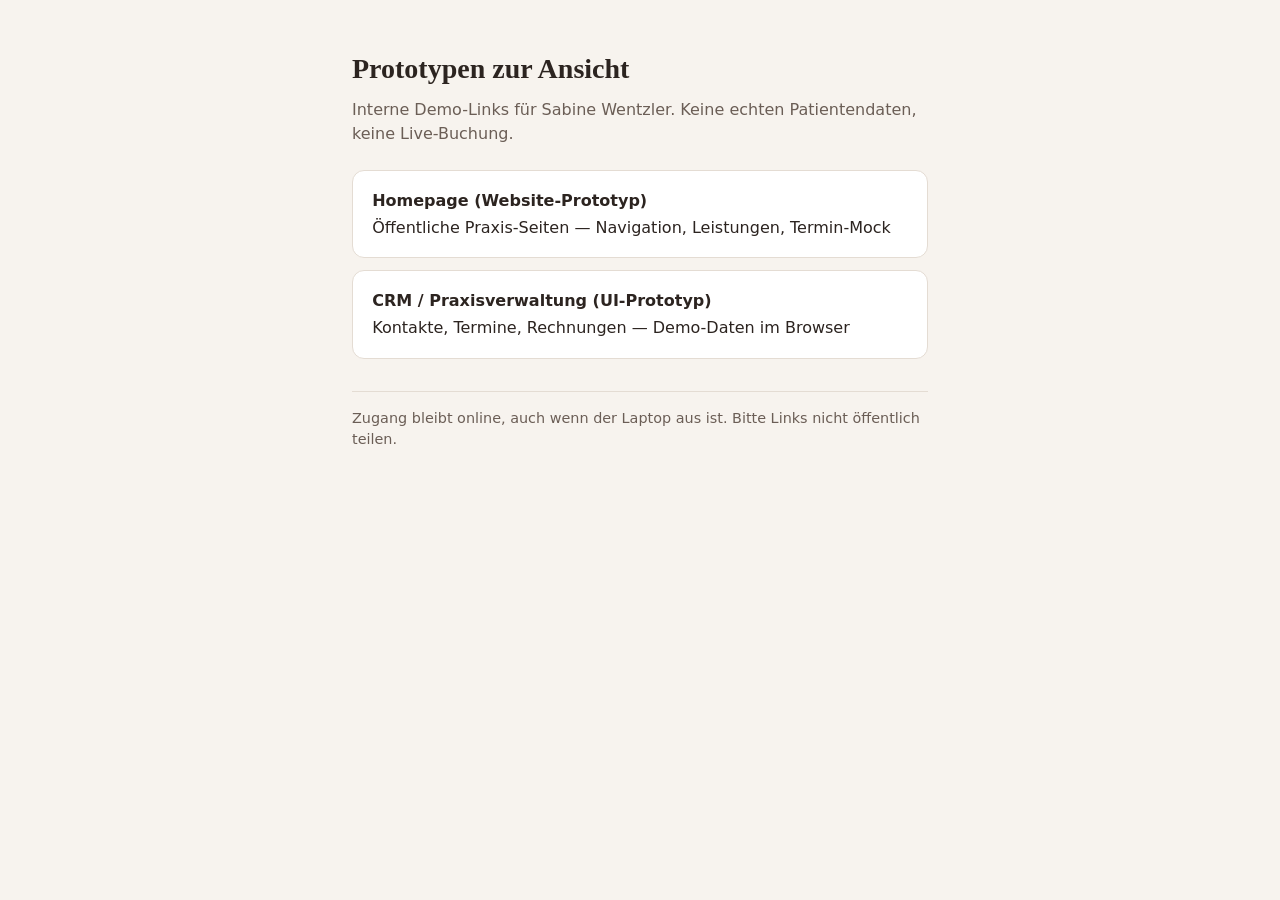
<file: index.html>
<!DOCTYPE html>
<html lang="de">
<head>
  <meta charset="utf-8" />
  <meta name="viewport" content="width=device-width, initial-scale=1" />
  <meta name="robots" content="noindex, nofollow" />
  <title>Sabine Wentzler — Prototypen (intern)</title>
  <style>
    :root { color-scheme: light; --ink:#2c2420; --muted:#6b5e56; --bg:#f7f3ee; --line:#e4dcd3; --accent:#8b4a3a; }
    body{margin:0;font-family:"Source Sans 3",system-ui,sans-serif;background:var(--bg);color:var(--ink);line-height:1.5}
    main{max-width:36rem;margin:0 auto;padding:3rem 1.25rem}
    h1{font-family:Georgia,serif;font-weight:600;font-size:1.75rem;margin:0 0 .5rem}
    p{color:var(--muted);margin:0 0 1.5rem}
    a.card{display:block;padding:1.1rem 1.2rem;border:1px solid var(--line);border-radius:12px;text-decoration:none;color:inherit;background:#fff;margin-bottom:.75rem}
    a.card:hover{border-color:#c9b8a8}
    strong{display:block;margin-bottom:.2rem}
    .note{font-size:.9rem;margin-top:2rem;padding-top:1rem;border-top:1px solid var(--line)}
  </style>
</head>
<body>
  <main>
    <h1>Prototypen zur Ansicht</h1>
    <p>Interne Demo-Links für Sabine Wentzler. Keine echten Patientendaten, keine Live-Buchung.</p>
    <a class="card" href="site/"><strong>Homepage (Website-Prototyp)</strong>Öffentliche Praxis-Seiten — Navigation, Leistungen, Termin-Mock</a>
    <a class="card" href="crm/"><strong>CRM / Praxisverwaltung (UI-Prototyp)</strong>Kontakte, Termine, Rechnungen — Demo-Daten im Browser</a>
    <p class="note">Zugang bleibt online, auch wenn der Laptop aus ist. Bitte Links nicht öffentlich teilen.</p>
  </main>
</body>
</html>
</file>
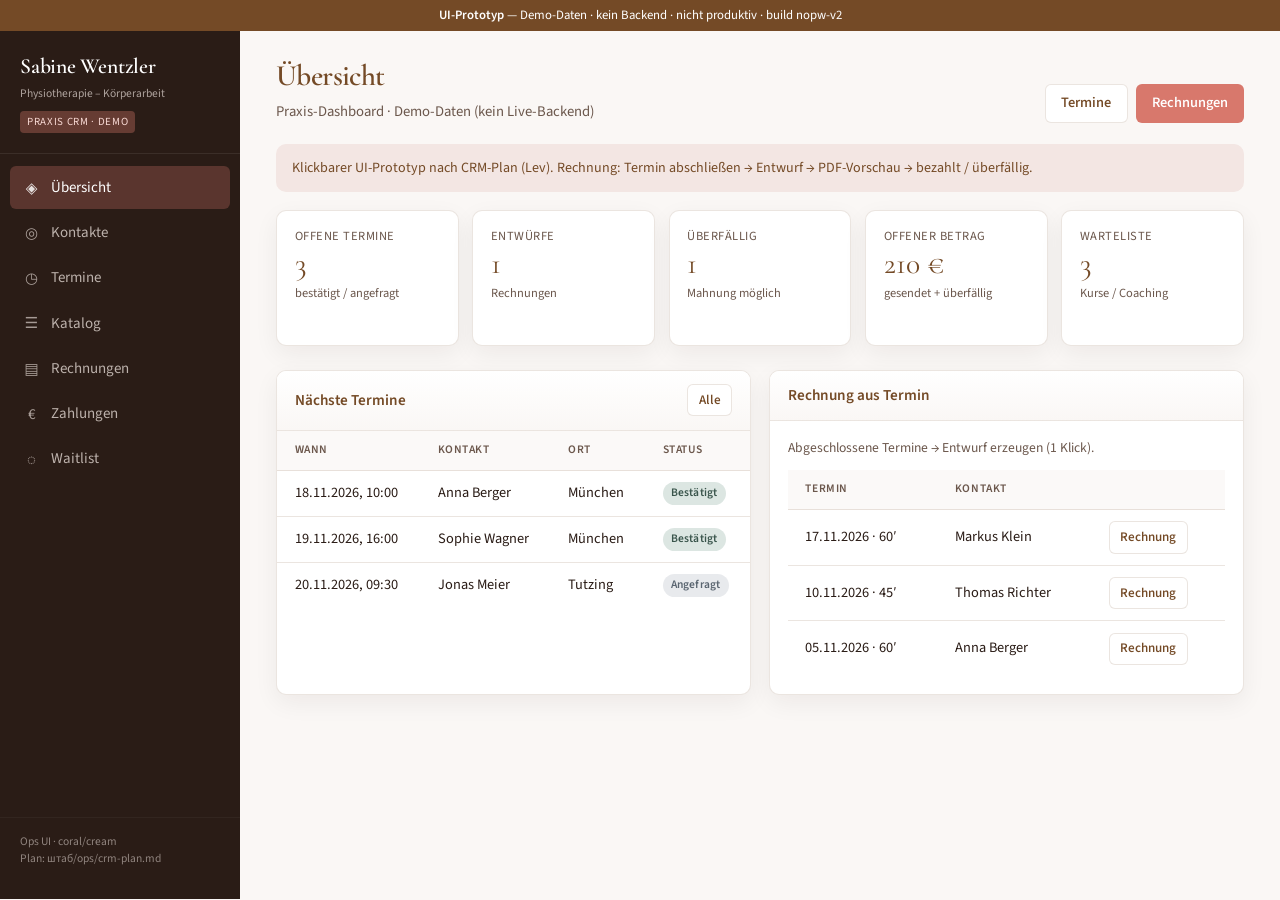
<file: crm/index.html>
<!DOCTYPE html>
<html lang="de">
  <head>
    <meta charset="utf-8" />
    <meta name="viewport" content="width=device-width, initial-scale=1" />
    <title>CRM Praxis · Sabine Wentzler (Prototyp)</title>
    <meta name="crm-build" content="nopw-v2" />
    <meta http-equiv="Cache-Control" content="no-cache, no-store, must-revalidate" />
    <link rel="preconnect" href="https://fonts.googleapis.com" />
    <link rel="preconnect" href="https://fonts.gstatic.com" crossorigin />
    <link
      href="https://fonts.googleapis.com/css2?family=Cormorant+Garamond:wght@600&family=Source+Sans+3:wght@400;550;600&display=swap"
      rel="stylesheet"
    />
    <link rel="stylesheet" href="css/crm.css?v=2" />
  </head>
  <body>
    <!-- nopw-v2: open demo, no login -->
    <div class="proto-banner">
      <strong>UI-Prototyp</strong> — Demo-Daten · kein Backend · nicht produktiv · build nopw-v2
    </div>
    <div class="app">
      <aside class="sidebar">
        <div class="brand">
          <div class="brand-mark">Sabine Wentzler</div>
          <div class="brand-sub">Physiotherapie – Körperarbeit</div>
          <span class="brand-badge">Praxis CRM · Demo</span>
        </div>
        <nav class="nav" aria-label="Hauptnavigation">
          <button type="button" class="nav-item is-active" data-view="overview">
            <span class="nav-icon">◈</span> Übersicht
          </button>
          <button type="button" class="nav-item" data-view="kontakte">
            <span class="nav-icon">◎</span> Kontakte
          </button>
          <button type="button" class="nav-item" data-view="termine">
            <span class="nav-icon">◷</span> Termine
          </button>
          <button type="button" class="nav-item" data-view="katalog">
            <span class="nav-icon">☰</span> Katalog
          </button>
          <button type="button" class="nav-item" data-view="rechnungen">
            <span class="nav-icon">▤</span> Rechnungen
          </button>
          <button type="button" class="nav-item" data-view="zahlungen">
            <span class="nav-icon">€</span> Zahlungen
          </button>
          <button type="button" class="nav-item" data-view="waitlist">
            <span class="nav-icon">◌</span> Waitlist
          </button>
        </nav>
        <div class="sidebar-foot">
          Ops UI · coral/cream<br />
          Plan: штаб/ops/crm-plan.md
        </div>
      </aside>
      <main class="main" id="content"></main>
    </div>
    <div class="toast" id="toast" role="status" aria-live="polite"></div>
    <script src="js/data.js?v=2"></script>
    <script src="js/app.js?v=2"></script>
  </body>
</html>
</file>
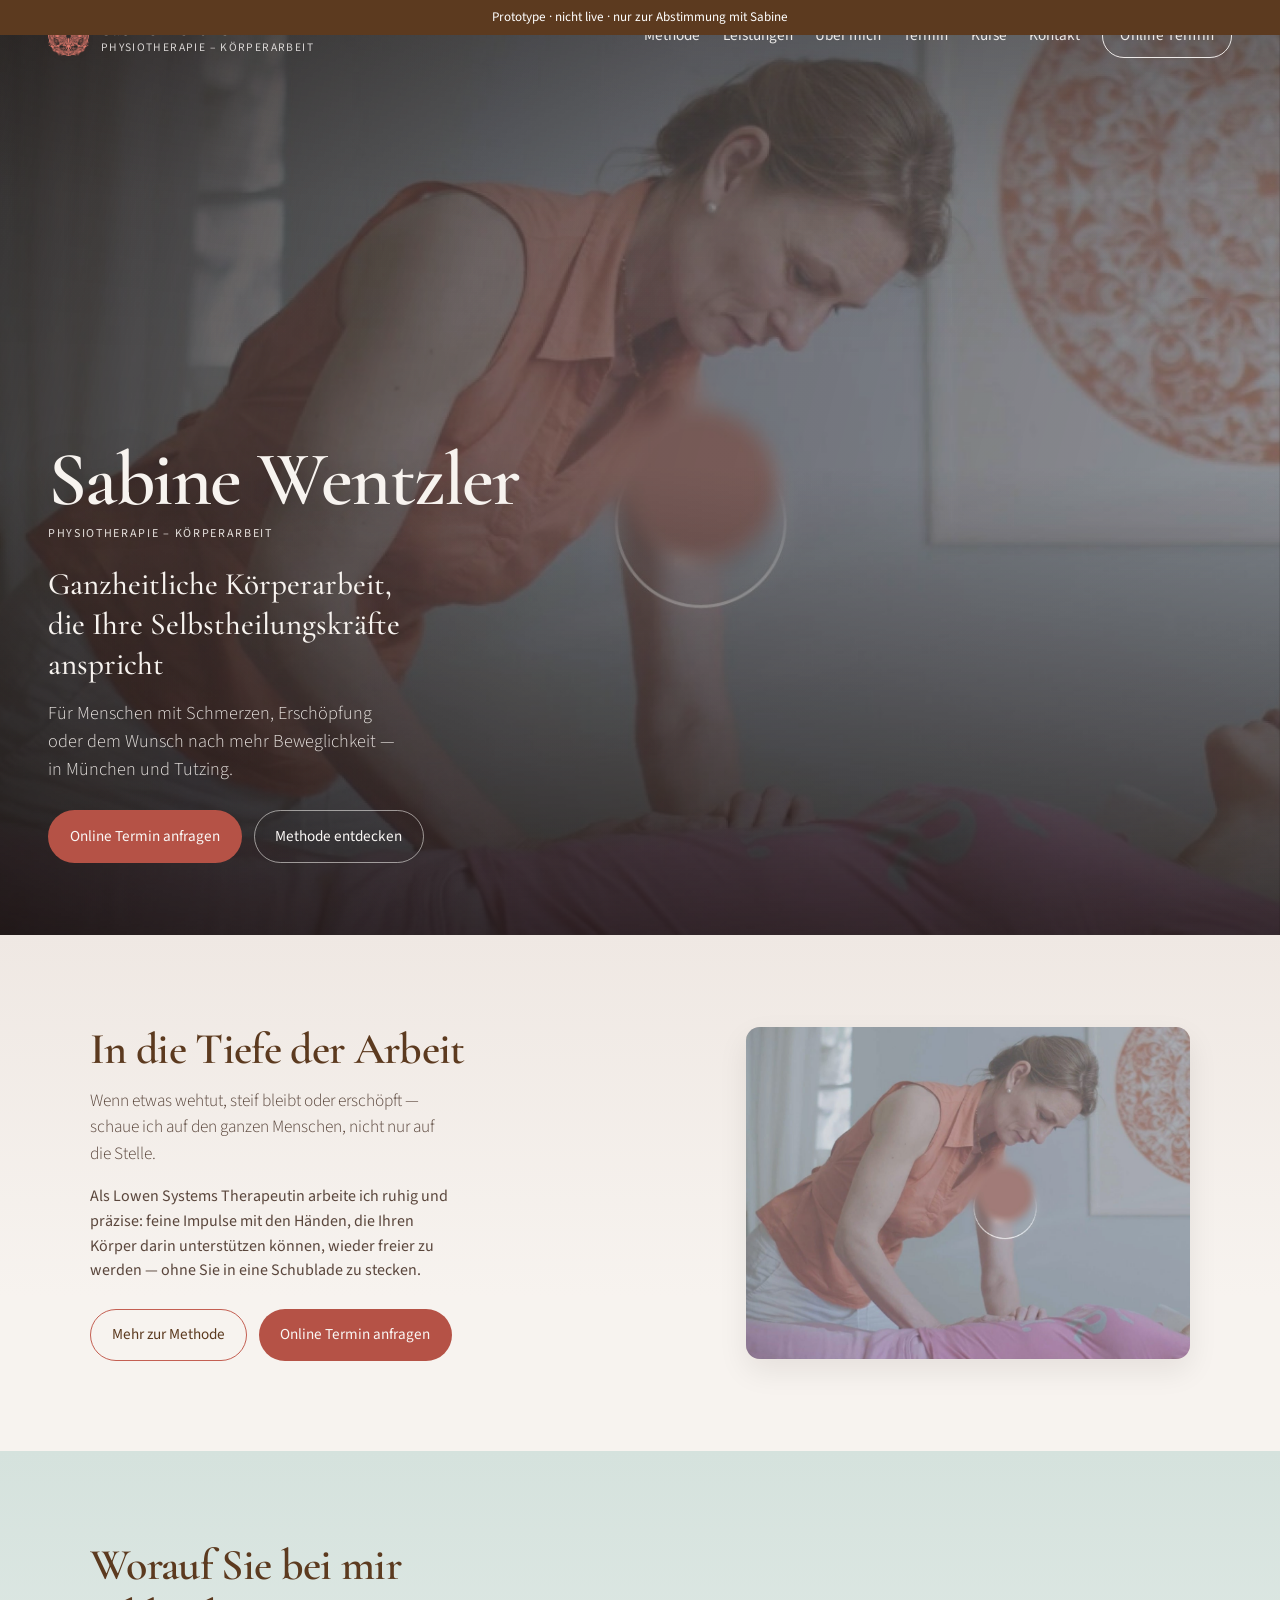
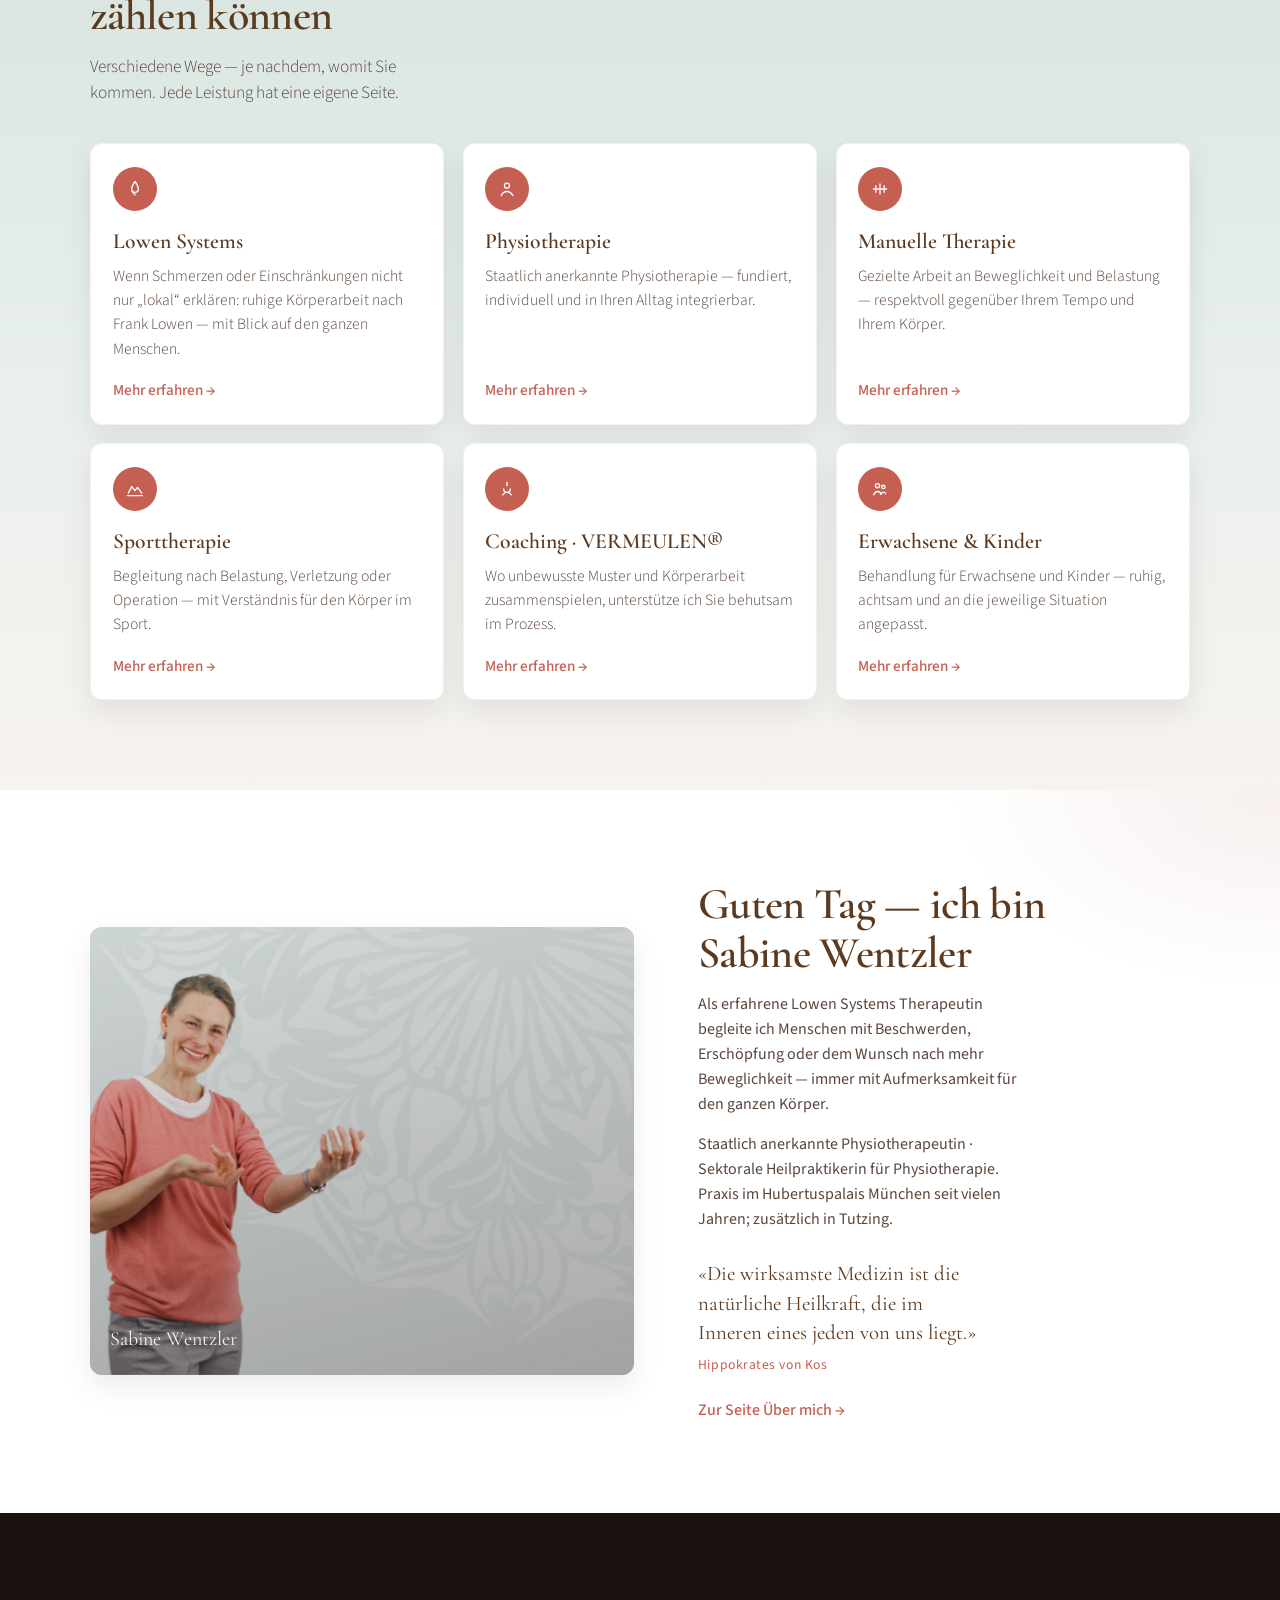
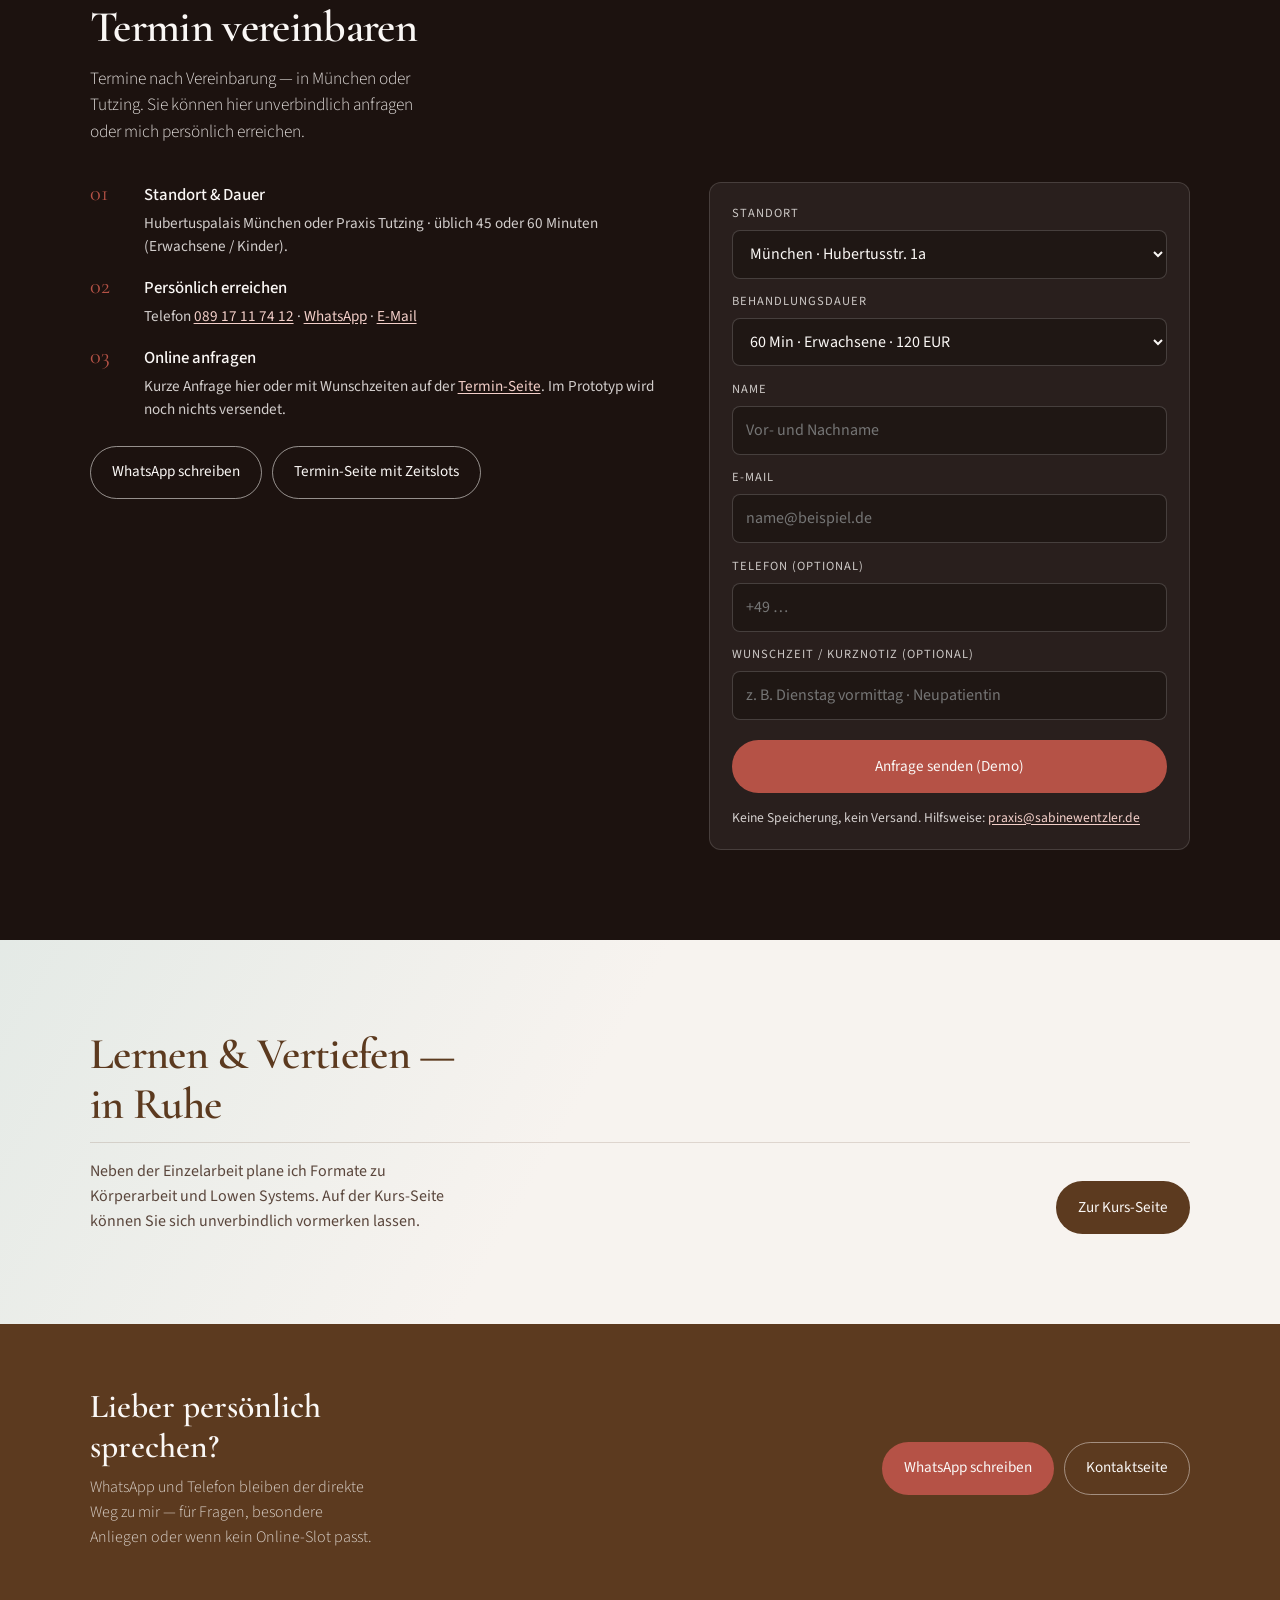
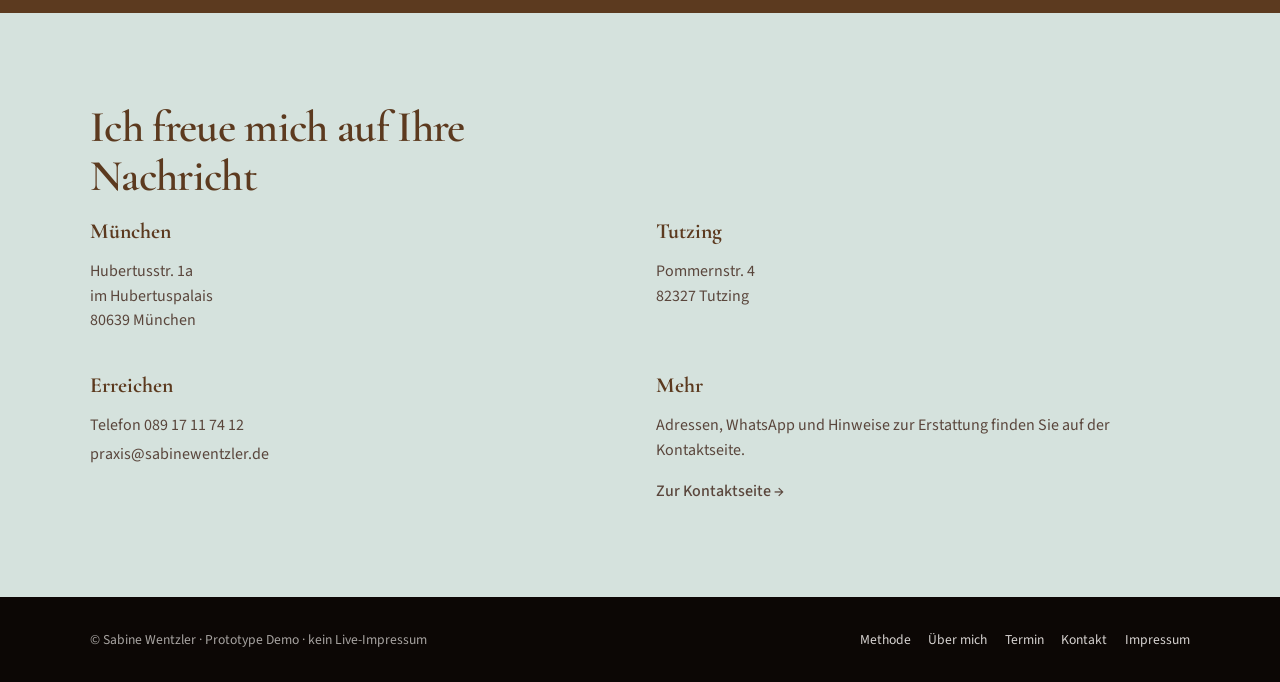
<file: site/index.html>
<!DOCTYPE html>
<html lang="de">
<head>
  <meta charset="UTF-8" />
  <meta name="viewport" content="width=device-width, initial-scale=1" />
  <title>Sabine Wentzler — Physiotherapie &amp; Körperarbeit</title>
  <meta name="description" content="Ganzheitliche Körperarbeit nach Lowen Systems in München und Tutzing. Online-Termin, persönliche Beratung per WhatsApp." />
  <meta name="robots" content="noindex, nofollow" />
  <meta name="site-kind" content="other" />
  <meta name="page-type" content="service" />
  <link rel="icon" type="image/png" sizes="32x32" href="assets/favicon.png" />
  <link rel="apple-touch-icon" href="assets/apple-touch-icon.png" />
  <link rel="preconnect" href="https://fonts.googleapis.com" />
  <link rel="preconnect" href="https://fonts.gstatic.com" crossorigin />
  <link href="https://fonts.googleapis.com/css2?family=Cormorant+Garamond:ital,wght@0,500;0,600;0,700;1,500&family=Source+Sans+3:wght@300;400;500;600&display=swap" rel="stylesheet" />
  <link rel="stylesheet" href="css/styles.css" />
</head>
<body>
  <div class="proto-banner">Prototype · nicht live · nur zur Abstimmung mit Sabine</div>
  <a class="skip-link" href="#main">Zum Inhalt</a>

  <header class="site-header" id="siteHeader">
    <a class="logo" href="index.html">
      <img class="logo-mark" src="assets/logo-mandala.png" alt="" width="40" height="40" />
      <span class="logo-text">Sabine Wentzler<span>Physiotherapie – Körperarbeit</span></span>
    </a>
    <button class="nav-toggle" id="navToggle" type="button" aria-label="Menü öffnen" aria-expanded="false">
      <span></span><span></span><span></span>
    </button>
    <nav class="nav" id="siteNav" aria-label="Hauptnavigation">
      <a href="methode.html">Methode</a>
      <a href="#leistungen">Leistungen</a>
      <a href="ueber-mich.html">Über mich</a>
      <a href="termin.html">Termin</a>
      <a href="kurse.html">Kurse</a>
      <a href="kontakt.html">Kontakt</a>
      <a class="nav-cta" href="termin.html">Online Termin</a>
    </nav>
  </header>

  <main id="main">
    <!-- Single treatment photo + calm Ken Burns zoom (no slideshow) -->
    <section class="hero" id="top" aria-labelledby="hero-brand">
      <div class="hero-media" aria-hidden="true">
        <div class="hero-frame">
          <img
            class="hero-photo"
            src="assets/startbild.jpg"
            alt=""
            width="2189"
            height="968"
            fetchpriority="high"
            decoding="async"
          />
        </div>
        <div class="hero-veil"></div>
      </div>
      <div class="hero-content">
        <p class="hero-brand" id="hero-brand">Sabine Wentzler</p>
        <p class="hero-brand-sub">Physiotherapie – Körperarbeit</p>
        <h1>Ganzheitliche Körperarbeit, die Ihre Selbstheilungskräfte anspricht</h1>
        <p class="hero-lead">Für Menschen mit Schmerzen, Erschöpfung oder dem Wunsch nach mehr Beweglichkeit — in München und Tutzing.</p>
        <div class="hero-actions">
          <a class="btn btn-primary" href="termin.html">Online Termin anfragen</a>
          <a class="btn btn-ghost" href="methode.html">Methode entdecken</a>
        </div>
      </div>
    </section>

    <section class="section methode" id="tiefe" aria-labelledby="methode-title">
      <div class="section-inner methode-grid">
        <div class="methode-copy reveal">
          <h2 class="section-title" id="methode-title">In die Tiefe der Arbeit</h2>
          <p class="section-lead">Wenn etwas wehtut, steif bleibt oder erschöpft — schaue ich auf den ganzen Menschen, nicht nur auf die Stelle.</p>
          <p>Als Lowen Systems Therapeutin arbeite ich ruhig und präzise: feine Impulse mit den Händen, die Ihren Körper darin unterstützen können, wieder freier zu werden — ohne Sie in eine Schublade zu stecken.</p>
          <div class="methode-actions">
            <a class="btn btn-outline" href="methode.html">Mehr zur Methode</a>
            <a class="btn btn-primary" href="termin.html">Online Termin anfragen</a>
          </div>
        </div>
        <figure class="methode-still media-kenburns reveal">
          <img
            src="assets/startbild.jpg"
            alt="Sabine Wentzler bei der Behandlung"
            width="2189"
            height="968"
            loading="lazy"
            decoding="async"
            style="object-position: 38% 20%"
          />
        </figure>
      </div>
    </section>

    <section class="section leistungen" id="leistungen">
      <div class="section-inner">
        <div class="reveal">
          <h2 class="section-title">Worauf Sie bei mir zählen können</h2>
          <p class="section-lead">Verschiedene Wege — je nachdem, womit Sie kommen. Jede Leistung hat eine eigene Seite.</p>
        </div>
        <div class="service-grid reveal">
          <article class="service-card">
            <div class="service-icon" aria-hidden="true">
              <svg viewBox="0 0 24 24"><path d="M12 3c2.5 3.5 4 6.2 4 9a4 4 0 1 1-8 0c0-2.8 1.5-5.5 4-9z"/><path d="M8.5 14.5c.8 1.8 2 3 3.5 4.5"/></svg>
            </div>
            <h3>Lowen Systems</h3>
            <p>Wenn Schmerzen oder Einschränkungen nicht nur „lokal“ erklären: ruhige Körperarbeit nach Frank Lowen — mit Blick auf den ganzen Menschen.</p>
            <a class="service-link" href="lowen-systems.html">Mehr erfahren →</a>
          </article>

          <article class="service-card">
            <div class="service-icon" aria-hidden="true">
              <svg viewBox="0 0 24 24"><circle cx="12" cy="8" r="3"/><path d="M5 20c1.5-3.5 4-5 7-5s5.5 1.5 7 5"/></svg>
            </div>
            <h3>Physiotherapie</h3>
            <p>Staatlich anerkannte Physiotherapie — fundiert, individuell und in Ihren Alltag integrierbar.</p>
            <a class="service-link" href="physiotherapie.html">Mehr erfahren →</a>
          </article>

          <article class="service-card">
            <div class="service-icon" aria-hidden="true">
              <svg viewBox="0 0 24 24"><path d="M4 12h16"/><path d="M7 8v8"/><path d="M12 6v12"/><path d="M17 8v8"/></svg>
            </div>
            <h3>Manuelle Therapie</h3>
            <p>Gezielte Arbeit an Beweglichkeit und Belastung — respektvoll gegenüber Ihrem Tempo und Ihrem Körper.</p>
            <a class="service-link" href="manuelle-therapie.html">Mehr erfahren →</a>
          </article>

          <article class="service-card">
            <div class="service-icon" aria-hidden="true">
              <svg viewBox="0 0 24 24"><path d="M4 17l4-8 4 5 3-4 5 7"/><path d="M3 20h18"/></svg>
            </div>
            <h3>Sporttherapie</h3>
            <p>Begleitung nach Belastung, Verletzung oder Operation — mit Verständnis für den Körper im Sport.</p>
            <a class="service-link" href="sporttherapie.html">Mehr erfahren →</a>
          </article>

          <article class="service-card">
            <div class="service-icon" aria-hidden="true">
              <svg viewBox="0 0 24 24"><path d="M12 4v4"/><path d="M8 12a4 4 0 1 0 8 0"/><path d="M7 19c1.2-2 2.8-3 5-3s3.8 1 5 3"/></svg>
            </div>
            <h3>Coaching · VERMEULEN®</h3>
            <p>Wo unbewusste Muster und Körperarbeit zusammenspielen, unterstütze ich Sie behutsam im Prozess.</p>
            <a class="service-link" href="coaching.html">Mehr erfahren →</a>
          </article>

          <article class="service-card">
            <div class="service-icon" aria-hidden="true">
              <svg viewBox="0 0 24 24"><circle cx="9" cy="8" r="2.5"/><circle cx="16" cy="9.5" r="2"/><path d="M4.5 19c.8-2.8 2.6-4 4.5-4s3.5 1 4.2 3"/><path d="M13 18.5c.5-1.8 1.7-2.8 3-2.8 1.2 0 2.2.7 2.8 2"/></svg>
            </div>
            <h3>Erwachsene &amp; Kinder</h3>
            <p>Behandlung für Erwachsene und Kinder — ruhig, achtsam und an die jeweilige Situation angepasst.</p>
            <a class="service-link" href="erwachsene-kinder.html">Mehr erfahren →</a>
          </article>
        </div>
      </div>
    </section>

    <section class="section ueber" id="ueber">
      <div class="section-inner ueber-grid">
        <div class="ueber-portrait media-kenburns reveal" aria-hidden="true">
          <img
            src="assets/ueber-mich.png"
            alt=""
            width="2189"
            height="968"
            loading="lazy"
            decoding="async"
          />
        </div>
        <div class="ueber-copy reveal">
          <h2 class="section-title">Guten Tag — ich bin Sabine Wentzler</h2>
          <p>Als erfahrene Lowen Systems Therapeutin begleite ich Menschen mit Beschwerden, Erschöpfung oder dem Wunsch nach mehr Beweglichkeit — immer mit Aufmerksamkeit für den ganzen Körper.</p>
          <p>Staatlich anerkannte Physiotherapeutin · Sektorale Heilpraktikerin für Physiotherapie. Praxis im Hubertuspalais München seit vielen Jahren; zusätzlich in Tutzing.</p>
          <blockquote class="ueber-quote">
            «Die wirksamste Medizin ist die natürliche Heilkraft, die im Inneren eines jeden von uns liegt.»
            <cite>Hippokrates von Kos</cite>
          </blockquote>
          <a class="ueber-teaser-link" href="ueber-mich.html">Zur Seite Über mich →</a>
        </div>
      </div>
    </section>

    <section class="section termin-section" id="termin">
      <div class="section-inner">
        <div class="reveal">
          <h2 class="section-title">Termin vereinbaren</h2>
          <p class="section-lead">Termine nach Vereinbarung — in München oder Tutzing. Sie können hier unverbindlich anfragen oder mich persönlich erreichen.</p>
        </div>
        <div class="booking-shell reveal">
          <div class="booking-steps">
            <div class="booking-step">
              <span class="step-num">01</span>
              <div>
                <h3>Standort &amp; Dauer</h3>
                <p>Hubertuspalais München oder Praxis Tutzing · üblich 45 oder 60 Minuten (Erwachsene / Kinder).</p>
              </div>
            </div>
            <div class="booking-step">
              <span class="step-num">02</span>
              <div>
                <h3>Persönlich erreichen</h3>
                <p>
                  Telefon <a href="tel:+498917117412">089 17 11 74 12</a>
                  · <a href="https://wa.me/498917117412?text=Guten%20Tag%20Frau%20Wentzler%2C%20ich%20m%C3%B6chte%20gerne%20einen%20Termin%20anfragen." target="_blank" rel="noopener noreferrer">WhatsApp</a>
                  · <a href="mailto:praxis@sabinewentzler.de?subject=Terminanfrage">E-Mail</a>
                </p>
              </div>
            </div>
            <div class="booking-step">
              <span class="step-num">03</span>
              <div>
                <h3>Online anfragen</h3>
                <p>Kurze Anfrage hier oder mit Wunschzeiten auf der <a href="termin.html">Termin-Seite</a>. Im Prototyp wird noch nichts versendet.</p>
              </div>
            </div>
            <p class="termin-home-actions">
              <a class="btn btn-outline" href="https://wa.me/498917117412?text=Guten%20Tag%20Frau%20Wentzler%2C%20ich%20m%C3%B6chte%20gerne%20einen%20Termin%20anfragen." target="_blank" rel="noopener noreferrer">WhatsApp schreiben</a>
              <a class="btn btn-ghost" href="termin.html">Termin-Seite mit Zeitslots</a>
            </p>
          </div>

          <form class="booking-panel" id="bookingHome" action="#" method="get">
            <label for="home-location">Standort</label>
            <select id="home-location" name="location">
              <option>München · Hubertusstr. 1a</option>
              <option>Tutzing · Pommernstr. 4</option>
            </select>

            <label for="home-duration">Behandlungsdauer</label>
            <select id="home-duration" name="duration">
              <option>45 Min · Erwachsene · 90 EUR</option>
              <option selected>60 Min · Erwachsene · 120 EUR</option>
              <option>60 Min · Kinder · 90 EUR</option>
            </select>

            <label for="home-name">Name</label>
            <input id="home-name" name="name" type="text" required placeholder="Vor- und Nachname" autocomplete="name" />

            <label for="home-email">E-Mail</label>
            <input id="home-email" name="email" type="email" required placeholder="name@beispiel.de" autocomplete="email" />

            <label for="home-phone">Telefon (optional)</label>
            <input id="home-phone" name="phone" type="tel" placeholder="+49 …" autocomplete="tel" />

            <label for="home-note">Wunschzeit / Kurznotiz (optional)</label>
            <input id="home-note" name="note" type="text" placeholder="z. B. Dienstag vormittag · Neupatientin" maxlength="120" />

            <button class="btn btn-primary" type="submit">Anfrage senden (Demo)</button>
            <p class="booking-note">Keine Speicherung, kein Versand. Hilfsweise: <a href="mailto:praxis@sabinewentzler.de?subject=Terminanfrage">praxis@sabinewentzler.de</a></p>
          </form>
        </div>
      </div>
    </section>

    <section class="section kurse" id="kurse">
      <div class="section-inner reveal">
        <h2 class="section-title">Lernen &amp; Vertiefen — in Ruhe</h2>
        <div class="kurse-banner">
          <div>
            <p>Neben der Einzelarbeit plane ich Formate zu Körperarbeit und Lowen Systems. Auf der Kurs-Seite können Sie sich unverbindlich vormerken lassen.</p>
          </div>
          <a class="btn btn-dark" href="kurse.html">Zur Kurs-Seite</a>
        </div>
      </div>
    </section>

    <section class="wa-band" id="whatsapp">
      <div class="wa-inner reveal">
        <div>
          <h2>Lieber persönlich sprechen?</h2>
          <p>WhatsApp und Telefon bleiben der direkte Weg zu mir — für Fragen, besondere Anliegen oder wenn kein Online-Slot passt.</p>
        </div>
        <div class="wa-actions">
          <a class="btn btn-primary" href="https://wa.me/498917117412?text=Guten%20Tag%20Frau%20Wentzler%2C%20ich%20m%C3%B6chte%20gerne%20einen%20Termin%20anfragen." target="_blank" rel="noopener noreferrer">WhatsApp schreiben</a>
          <a class="btn btn-ghost" href="kontakt.html">Kontaktseite</a>
        </div>
      </div>
    </section>

    <section class="section kontakt" id="kontakt">
      <div class="section-inner reveal">
        <h2 class="section-title">Ich freue mich auf Ihre Nachricht</h2>
        <div class="kontakt-grid">
          <div class="kontakt-block">
            <h3>München</h3>
            <p>Hubertusstr. 1a<br />im Hubertuspalais<br />80639 München</p>
          </div>
          <div class="kontakt-block">
            <h3>Tutzing</h3>
            <p>Pommernstr. 4<br />82327 Tutzing</p>
          </div>
          <div class="kontakt-block">
            <h3>Erreichen</h3>
            <a href="tel:+498917117412">Telefon 089 17 11 74 12</a>
            <a href="mailto:praxis@sabinewentzler.de">praxis@sabinewentzler.de</a>
          </div>
          <div class="kontakt-block">
            <h3>Mehr</h3>
            <p>Adressen, WhatsApp und Hinweise zur Erstattung finden Sie auf der Kontaktseite.</p>
            <a class="ueber-teaser-link" href="kontakt.html">Zur Kontaktseite →</a>
          </div>
        </div>
      </div>
    </section>
  </main>

  <footer class="site-footer">
    <div class="footer-inner">
      <p>© Sabine Wentzler · Prototype Demo · kein Live-Impressum</p>
      <p class="footer-nav">
        <a href="methode.html">Methode</a>
        <a href="ueber-mich.html">Über mich</a>
        <a href="termin.html">Termin</a>
        <a href="kontakt.html">Kontakt</a>
        <a href="impressum.html">Impressum</a>
      </p>
    </div>
  </footer>

  <script src="js/main.js" defer></script>
</body>
</html>
</file>
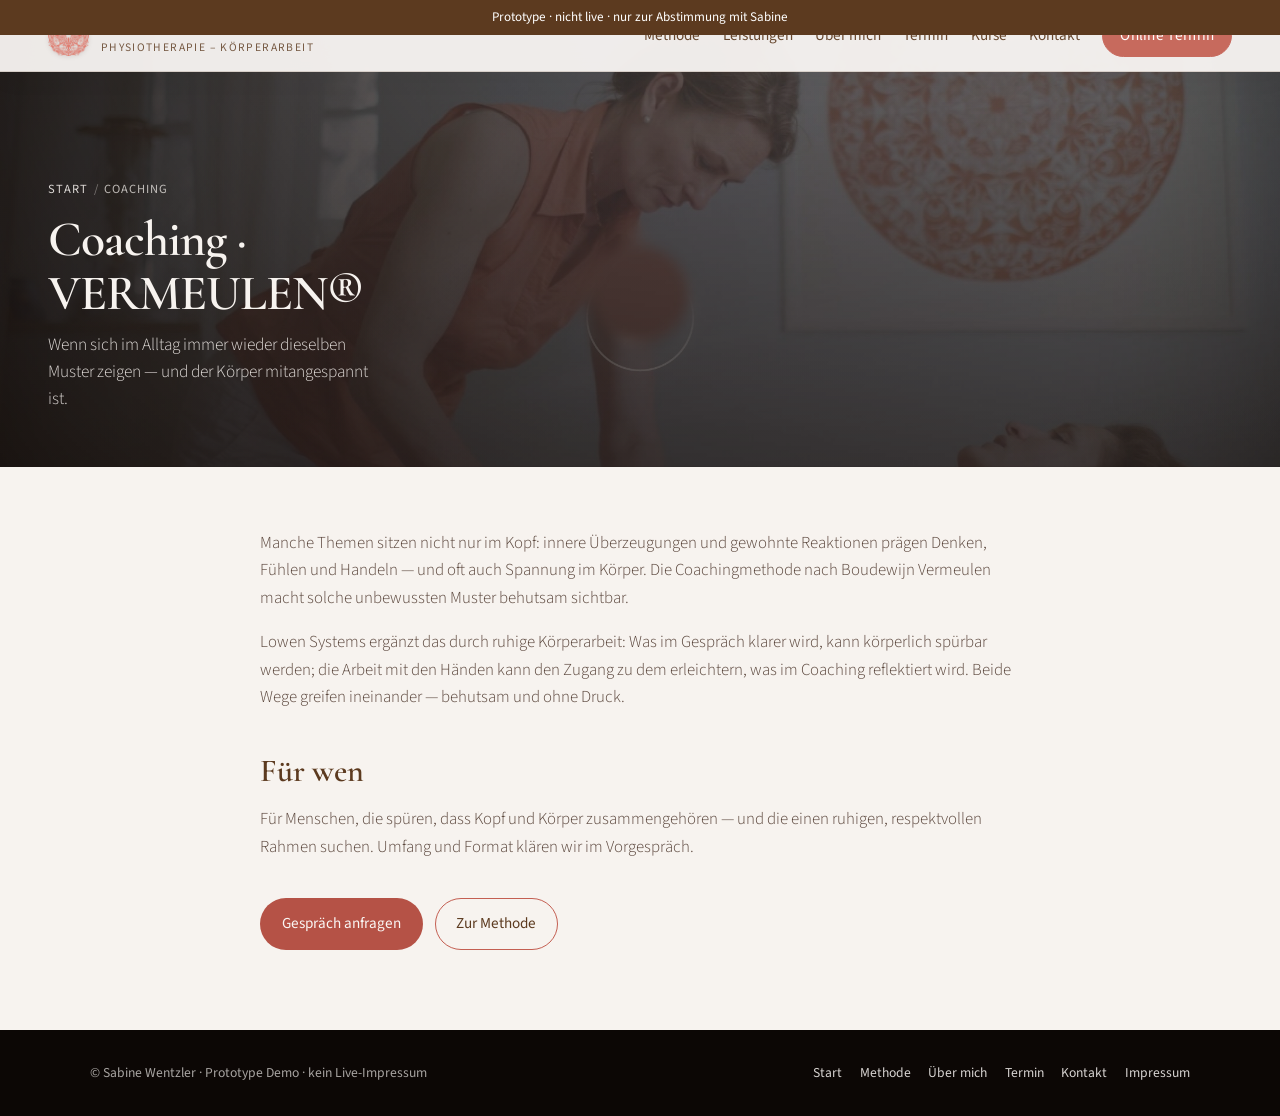
<file: site/coaching.html>
<!DOCTYPE html>
<html lang="de">
<head>
  <meta charset="UTF-8" />
  <meta name="viewport" content="width=device-width, initial-scale=1" />
  <title>Coaching VERMEULEN® — Sabine Wentzler</title>
  <meta name="description" content="Coaching nach der VERMEULEN® Methode in Verbindung mit Lowen Systems Körperarbeit." />
  <meta name="robots" content="noindex, nofollow" />
  <meta name="site-kind" content="other" />
  <meta name="page-type" content="service" />
  <link rel="icon" type="image/png" sizes="32x32" href="assets/favicon.png" />
  <link rel="apple-touch-icon" href="assets/apple-touch-icon.png" />
  <link rel="preconnect" href="https://fonts.googleapis.com" />
  <link rel="preconnect" href="https://fonts.gstatic.com" crossorigin />
  <link href="https://fonts.googleapis.com/css2?family=Cormorant+Garamond:ital,wght@0,500;0,600;0,700;1,500&family=Source+Sans+3:wght@300;400;500;600&display=swap" rel="stylesheet" />
  <link rel="stylesheet" href="css/styles.css" />
</head>
<body class="page-inner">
  <div class="proto-banner">Prototype · nicht live · nur zur Abstimmung mit Sabine</div>
  <a class="skip-link" href="#main">Zum Inhalt</a>
  <header class="site-header is-solid" id="siteHeader">
    <a class="logo" href="index.html">
      <img class="logo-mark" src="assets/logo-mandala.png" alt="" width="40" height="40" />
      <span class="logo-text">Sabine Wentzler<span>Physiotherapie – Körperarbeit</span></span>
    </a>
    <button class="nav-toggle" id="navToggle" type="button" aria-label="Menü öffnen" aria-expanded="false">
      <span></span><span></span><span></span>
    </button>
    <nav class="nav" id="siteNav" aria-label="Hauptnavigation">
      <a href="methode.html">Methode</a>
      <a href="index.html#leistungen">Leistungen</a>
      <a href="ueber-mich.html">Über mich</a>
      <a href="termin.html">Termin</a>
      <a href="kurse.html">Kurse</a>
      <a href="kontakt.html">Kontakt</a>
      <a class="nav-cta" href="termin.html">Online Termin</a>
    </nav>
  </header>

  <main id="main">
    <section class="page-hero" aria-labelledby="page-title">
      <div class="page-hero-media" aria-hidden="true">
        <img src="assets/startbild.jpg" alt="" width="2189" height="968" style="object-position:40% 18%" />
        <div class="page-hero-veil"></div>
      </div>
      <div class="page-hero-content">
        <p class="crumb"><a href="index.html">Start</a><span>/</span>Coaching</p>
        <h1 id="page-title">Coaching · VERMEULEN®</h1>
        <p class="page-hero-lead">Wenn sich im Alltag immer wieder dieselben Muster zeigen — und der Körper mitangespannt ist.</p>
      </div>
    </section>
    <section class="page-main">
      <div class="page-main-inner prose reveal">
        <p>Manche Themen sitzen nicht nur im Kopf: innere Überzeugungen und gewohnte Reaktionen prägen Denken, Fühlen und Handeln — und oft auch Spannung im Körper. Die Coachingmethode nach Boudewijn Vermeulen macht solche unbewussten Muster behutsam sichtbar.</p>
        <p>Lowen Systems ergänzt das durch ruhige Körperarbeit: Was im Gespräch klarer wird, kann körperlich spürbar werden; die Arbeit mit den Händen kann den Zugang zu dem erleichtern, was im Coaching reflektiert wird. Beide Wege greifen ineinander — behutsam und ohne Druck.</p>
        <h2>Für wen</h2>
        <p>Für Menschen, die spüren, dass Kopf und Körper zusammengehören — und die einen ruhigen, respektvollen Rahmen suchen. Umfang und Format klären wir im Vorgespräch.</p>
        <div class="page-cta-row">
          <a class="btn btn-primary" href="kontakt.html">Gespräch anfragen</a>
          <a class="btn btn-outline" href="methode.html">Zur Methode</a>
        </div>
      </div>
    </section>
  </main>

  <footer class="site-footer">
    <div class="footer-inner">
      <p>© Sabine Wentzler · Prototype Demo · kein Live-Impressum</p>
      <p class="footer-nav">
        <a href="index.html">Start</a>
        <a href="methode.html">Methode</a>
        <a href="ueber-mich.html">Über mich</a>
        <a href="termin.html">Termin</a>
        <a href="kontakt.html">Kontakt</a>
        <a href="impressum.html">Impressum</a>
      </p>
    </div>
  </footer>

  <script src="js/main.js" defer></script>
</body>
</html>
</file>
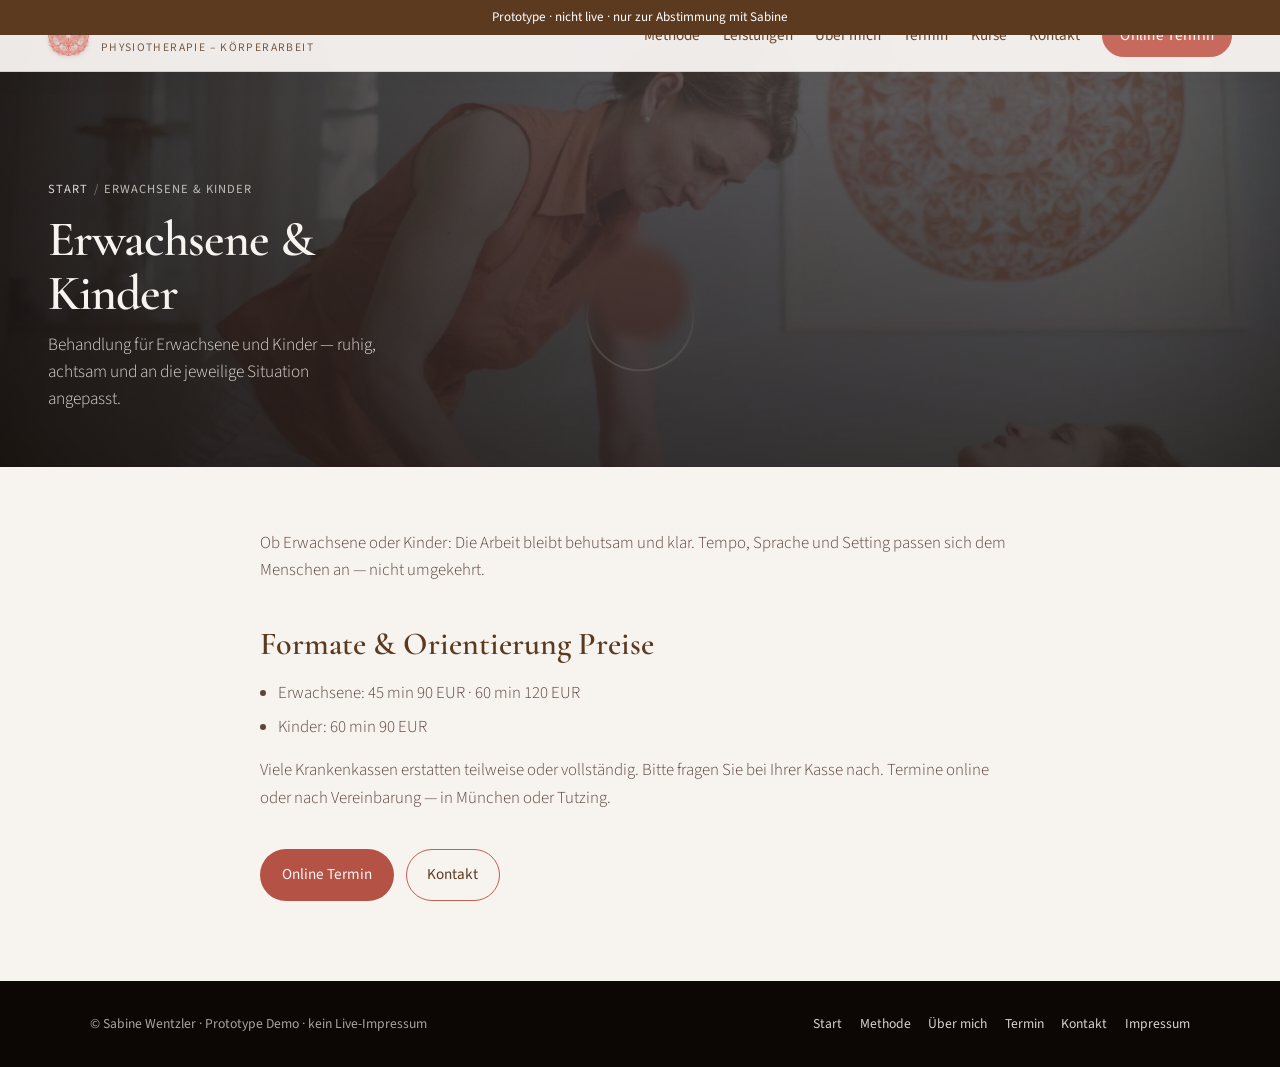
<file: site/erwachsene-kinder.html>
<!DOCTYPE html>
<html lang="de">
<head>
  <meta charset="UTF-8" />
  <meta name="viewport" content="width=device-width, initial-scale=1" />
  <title>Erwachsene & Kinder — Sabine Wentzler</title>
  <meta name="description" content="Behandlung für Erwachsene und Kinder — ruhig, achtsam und an die Situation angepasst." />
  <meta name="robots" content="noindex, nofollow" />
  <meta name="site-kind" content="other" />
  <meta name="page-type" content="service" />
  <link rel="icon" type="image/png" sizes="32x32" href="assets/favicon.png" />
  <link rel="apple-touch-icon" href="assets/apple-touch-icon.png" />
  <link rel="preconnect" href="https://fonts.googleapis.com" />
  <link rel="preconnect" href="https://fonts.gstatic.com" crossorigin />
  <link href="https://fonts.googleapis.com/css2?family=Cormorant+Garamond:ital,wght@0,500;0,600;0,700;1,500&family=Source+Sans+3:wght@300;400;500;600&display=swap" rel="stylesheet" />
  <link rel="stylesheet" href="css/styles.css" />
</head>
<body class="page-inner">
  <div class="proto-banner">Prototype · nicht live · nur zur Abstimmung mit Sabine</div>
  <a class="skip-link" href="#main">Zum Inhalt</a>
  <header class="site-header is-solid" id="siteHeader">
    <a class="logo" href="index.html">
      <img class="logo-mark" src="assets/logo-mandala.png" alt="" width="40" height="40" />
      <span class="logo-text">Sabine Wentzler<span>Physiotherapie – Körperarbeit</span></span>
    </a>
    <button class="nav-toggle" id="navToggle" type="button" aria-label="Menü öffnen" aria-expanded="false">
      <span></span><span></span><span></span>
    </button>
    <nav class="nav" id="siteNav" aria-label="Hauptnavigation">
      <a href="methode.html">Methode</a>
      <a href="index.html#leistungen">Leistungen</a>
      <a href="ueber-mich.html">Über mich</a>
      <a href="termin.html">Termin</a>
      <a href="kurse.html">Kurse</a>
      <a href="kontakt.html">Kontakt</a>
      <a class="nav-cta" href="termin.html">Online Termin</a>
    </nav>
  </header>

  <main id="main">
    <section class="page-hero" aria-labelledby="page-title">
      <div class="page-hero-media" aria-hidden="true">
        <img src="assets/startbild.jpg" alt="" width="2189" height="968" style="object-position:40% 18%" />
        <div class="page-hero-veil"></div>
      </div>
      <div class="page-hero-content">
        <p class="crumb"><a href="index.html">Start</a><span>/</span>Erwachsene &amp; Kinder</p>
        <h1 id="page-title">Erwachsene &amp; Kinder</h1>
        <p class="page-hero-lead">Behandlung für Erwachsene und Kinder — ruhig, achtsam und an die jeweilige Situation angepasst.</p>
      </div>
    </section>
    <section class="page-main">
      <div class="page-main-inner prose reveal">
        <p>Ob Erwachsene oder Kinder: Die Arbeit bleibt behutsam und klar. Tempo, Sprache und Setting passen sich dem Menschen an — nicht umgekehrt.</p>
        <h2>Formate &amp; Orientierung Preise</h2>
        <ul>
          <li>Erwachsene: 45&nbsp;min 90&nbsp;EUR · 60&nbsp;min 120&nbsp;EUR</li>
          <li>Kinder: 60&nbsp;min 90&nbsp;EUR</li>
        </ul>
        <p>Viele Krankenkassen erstatten teilweise oder vollständig. Bitte fragen Sie bei Ihrer Kasse nach. Termine online oder nach Vereinbarung — in München oder Tutzing.</p>
        <div class="page-cta-row">
          <a class="btn btn-primary" href="termin.html">Online Termin</a>
          <a class="btn btn-outline" href="kontakt.html">Kontakt</a>
        </div>
      </div>
    </section>
  </main>

  <footer class="site-footer">
    <div class="footer-inner">
      <p>© Sabine Wentzler · Prototype Demo · kein Live-Impressum</p>
      <p class="footer-nav">
        <a href="index.html">Start</a>
        <a href="methode.html">Methode</a>
        <a href="ueber-mich.html">Über mich</a>
        <a href="termin.html">Termin</a>
        <a href="kontakt.html">Kontakt</a>
        <a href="impressum.html">Impressum</a>
      </p>
    </div>
  </footer>

  <script src="js/main.js" defer></script>
</body>
</html>
</file>
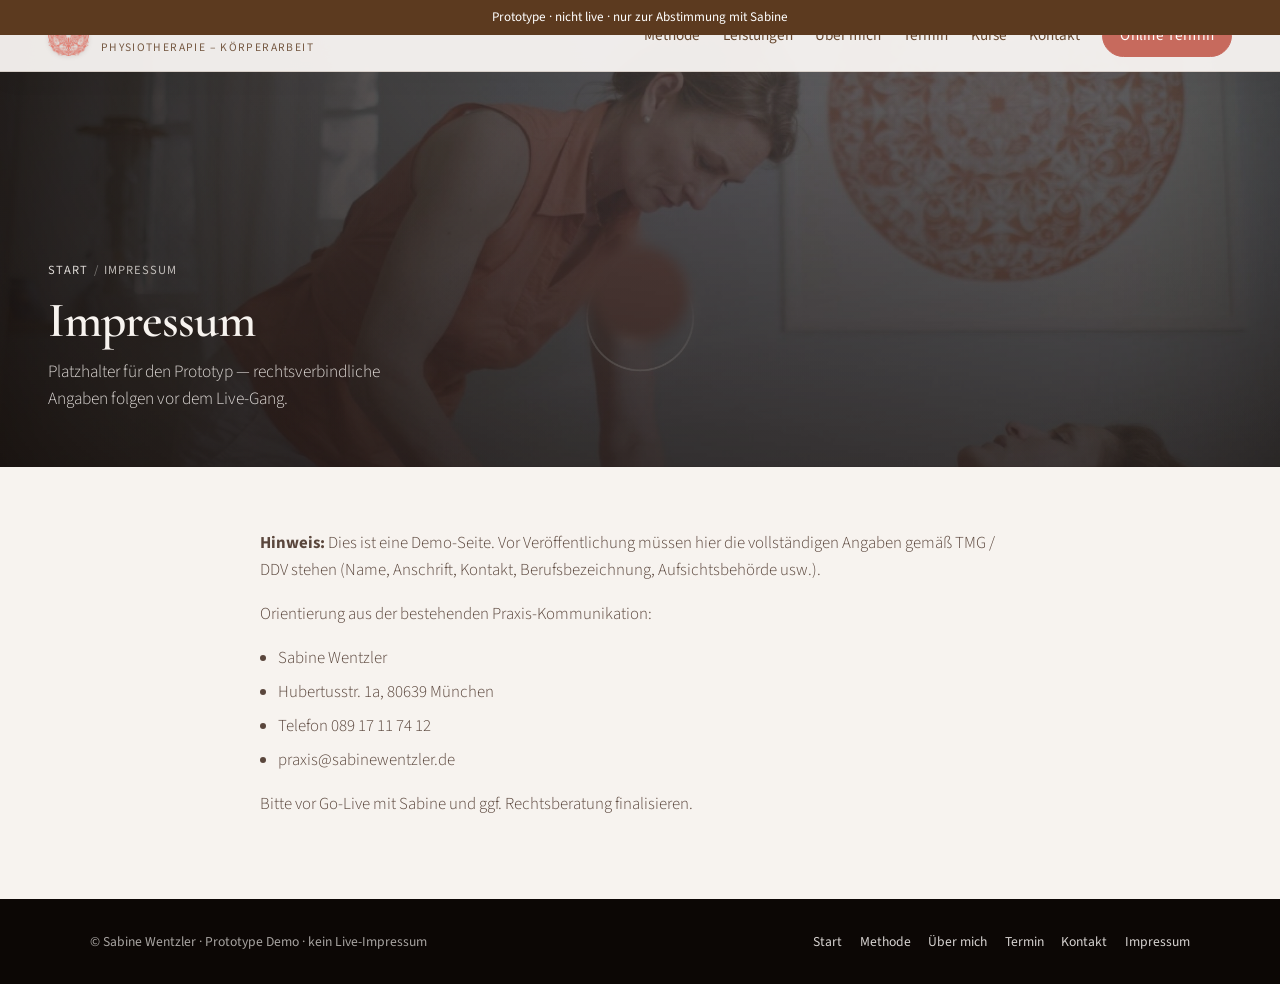
<file: site/impressum.html>
<!DOCTYPE html>
<html lang="de">
<head>
  <meta charset="UTF-8" />
  <meta name="viewport" content="width=device-width, initial-scale=1" />
  <title>Impressum — Sabine Wentzler (Prototype)</title>
  <meta name="description" content="Impressum-Platzhalter für den Website-Prototyp." />
  <meta name="robots" content="noindex, nofollow" />
  <meta name="site-kind" content="other" />
  <meta name="page-type" content="service" />
  <link rel="icon" type="image/png" sizes="32x32" href="assets/favicon.png" />
  <link rel="apple-touch-icon" href="assets/apple-touch-icon.png" />
  <link rel="preconnect" href="https://fonts.googleapis.com" />
  <link rel="preconnect" href="https://fonts.gstatic.com" crossorigin />
  <link href="https://fonts.googleapis.com/css2?family=Cormorant+Garamond:ital,wght@0,500;0,600;0,700;1,500&family=Source+Sans+3:wght@300;400;500;600&display=swap" rel="stylesheet" />
  <link rel="stylesheet" href="css/styles.css" />
</head>
<body class="page-inner">
  <div class="proto-banner">Prototype · nicht live · nur zur Abstimmung mit Sabine</div>
  <a class="skip-link" href="#main">Zum Inhalt</a>
  <header class="site-header is-solid" id="siteHeader">
    <a class="logo" href="index.html">
      <img class="logo-mark" src="assets/logo-mandala.png" alt="" width="40" height="40" />
      <span class="logo-text">Sabine Wentzler<span>Physiotherapie – Körperarbeit</span></span>
    </a>
    <button class="nav-toggle" id="navToggle" type="button" aria-label="Menü öffnen" aria-expanded="false">
      <span></span><span></span><span></span>
    </button>
    <nav class="nav" id="siteNav" aria-label="Hauptnavigation">
      <a href="methode.html">Methode</a>
      <a href="index.html#leistungen">Leistungen</a>
      <a href="ueber-mich.html">Über mich</a>
      <a href="termin.html">Termin</a>
      <a href="kurse.html">Kurse</a>
      <a href="kontakt.html">Kontakt</a>
      <a class="nav-cta" href="termin.html">Online Termin</a>
    </nav>
  </header>

  <main id="main">
    <section class="page-hero" aria-labelledby="page-title">
      <div class="page-hero-media" aria-hidden="true">
        <img src="assets/startbild.jpg" alt="" width="2189" height="968" style="object-position:40% 18%" />
        <div class="page-hero-veil"></div>
      </div>
      <div class="page-hero-content">
        <p class="crumb"><a href="index.html">Start</a><span>/</span>Impressum</p>
        <h1 id="page-title">Impressum</h1>
        <p class="page-hero-lead">Platzhalter für den Prototyp — rechtsverbindliche Angaben folgen vor dem Live-Gang.</p>
      </div>
    </section>
    <section class="page-main">
      <div class="page-main-inner prose reveal">
        <p><strong>Hinweis:</strong> Dies ist eine Demo-Seite. Vor Veröffentlichung müssen hier die vollständigen Angaben gemäß TMG / DDV stehen (Name, Anschrift, Kontakt, Berufsbezeichnung, Aufsichtsbehörde usw.).</p>
        <p>Orientierung aus der bestehenden Praxis-Kommunikation:</p>
        <ul>
          <li>Sabine Wentzler</li>
          <li>Hubertusstr. 1a, 80639 München</li>
          <li>Telefon 089 17 11 74 12</li>
          <li>praxis@sabinewentzler.de</li>
        </ul>
        <p>Bitte vor Go-Live mit Sabine und ggf. Rechtsberatung finalisieren.</p>
      </div>
    </section>
  </main>

  <footer class="site-footer">
    <div class="footer-inner">
      <p>© Sabine Wentzler · Prototype Demo · kein Live-Impressum</p>
      <p class="footer-nav">
        <a href="index.html">Start</a>
        <a href="methode.html">Methode</a>
        <a href="ueber-mich.html">Über mich</a>
        <a href="termin.html">Termin</a>
        <a href="kontakt.html">Kontakt</a>
        <a href="impressum.html">Impressum</a>
      </p>
    </div>
  </footer>

  <script src="js/main.js" defer></script>
</body>
</html>
</file>
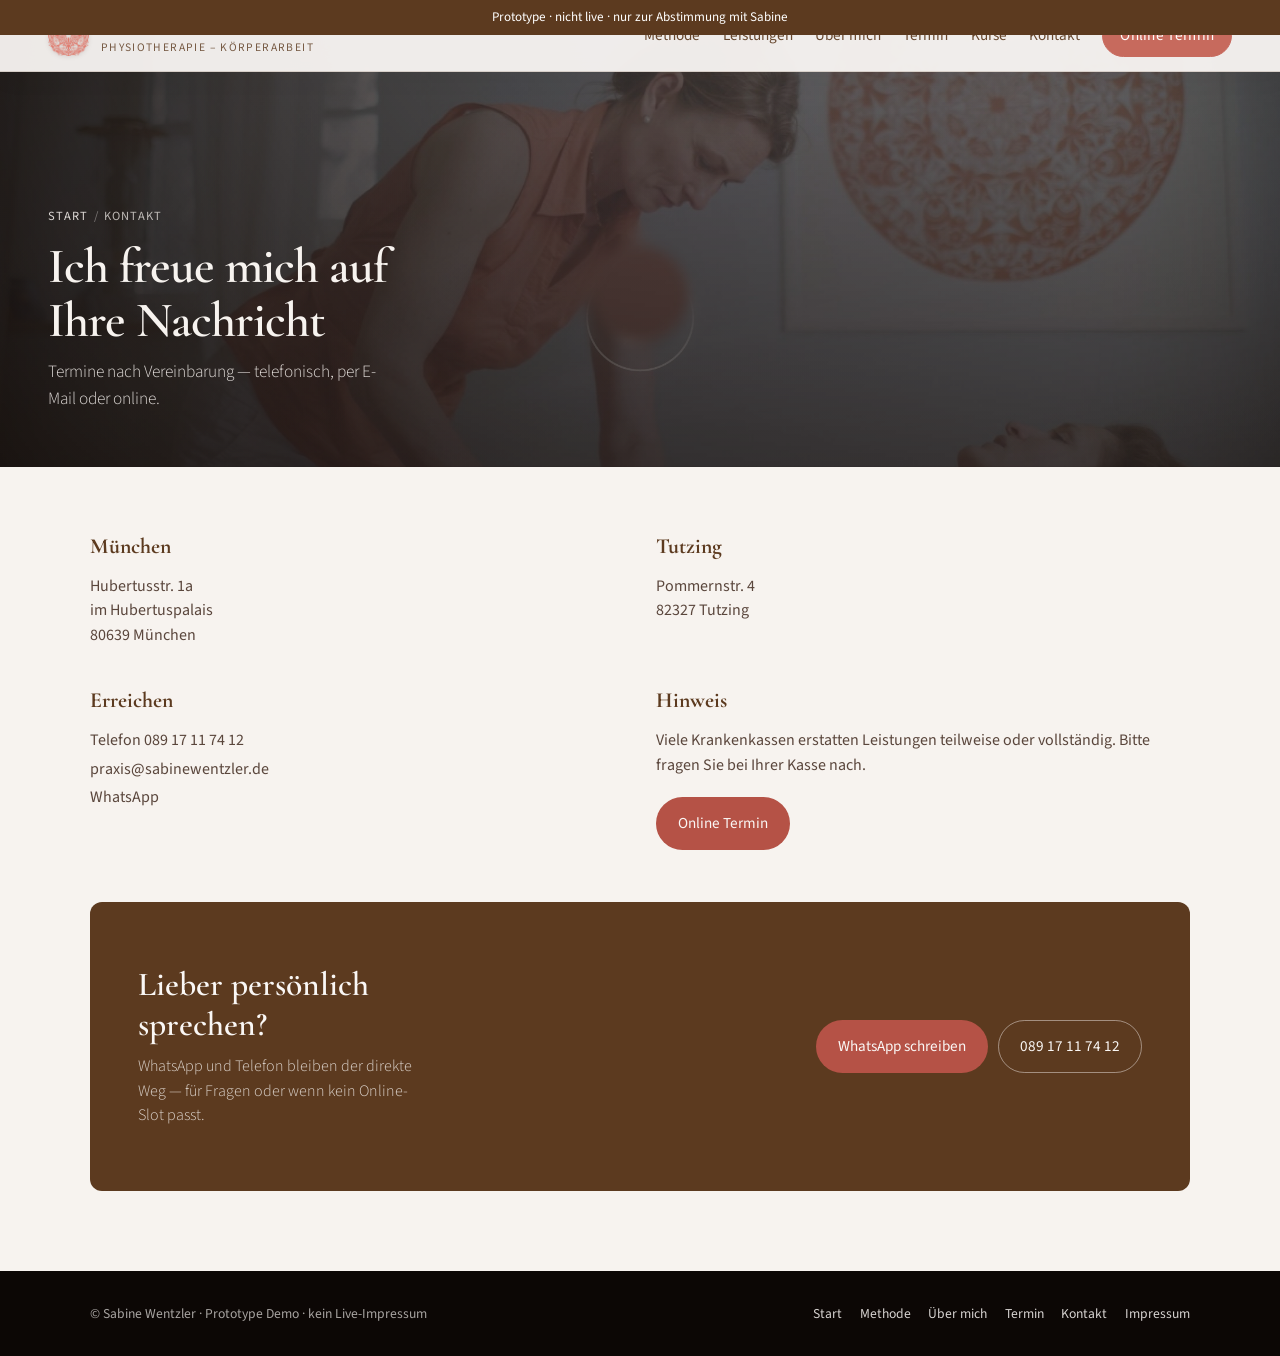
<file: site/kontakt.html>
<!DOCTYPE html>
<html lang="de">
<head>
  <meta charset="UTF-8" />
  <meta name="viewport" content="width=device-width, initial-scale=1" />
  <title>Kontakt — Sabine Wentzler</title>
  <meta name="description" content="Kontakt Praxis Sabine Wentzler: München Hubertuspalais und Tutzing. Telefon und E-Mail." />
  <meta name="robots" content="noindex, nofollow" />
  <meta name="site-kind" content="other" />
  <meta name="page-type" content="service" />
  <link rel="icon" type="image/png" sizes="32x32" href="assets/favicon.png" />
  <link rel="apple-touch-icon" href="assets/apple-touch-icon.png" />
  <link rel="preconnect" href="https://fonts.googleapis.com" />
  <link rel="preconnect" href="https://fonts.gstatic.com" crossorigin />
  <link href="https://fonts.googleapis.com/css2?family=Cormorant+Garamond:ital,wght@0,500;0,600;0,700;1,500&family=Source+Sans+3:wght@300;400;500;600&display=swap" rel="stylesheet" />
  <link rel="stylesheet" href="css/styles.css" />
</head>
<body class="page-inner">
  <div class="proto-banner">Prototype · nicht live · nur zur Abstimmung mit Sabine</div>
  <a class="skip-link" href="#main">Zum Inhalt</a>
  <header class="site-header is-solid" id="siteHeader">
    <a class="logo" href="index.html">
      <img class="logo-mark" src="assets/logo-mandala.png" alt="" width="40" height="40" />
      <span class="logo-text">Sabine Wentzler<span>Physiotherapie – Körperarbeit</span></span>
    </a>
    <button class="nav-toggle" id="navToggle" type="button" aria-label="Menü öffnen" aria-expanded="false">
      <span></span><span></span><span></span>
    </button>
    <nav class="nav" id="siteNav" aria-label="Hauptnavigation">
      <a href="methode.html">Methode</a>
      <a href="index.html#leistungen">Leistungen</a>
      <a href="ueber-mich.html">Über mich</a>
      <a href="termin.html">Termin</a>
      <a href="kurse.html">Kurse</a>
      <a href="kontakt.html">Kontakt</a>
      <a class="nav-cta" href="termin.html">Online Termin</a>
    </nav>
  </header>

  <main id="main">
    <section class="page-hero" aria-labelledby="page-title">
      <div class="page-hero-media" aria-hidden="true">
        <img src="assets/startbild.jpg" alt="" width="2189" height="968" style="object-position:40% 18%" />
        <div class="page-hero-veil"></div>
      </div>
      <div class="page-hero-content">
        <p class="crumb"><a href="index.html">Start</a><span>/</span>Kontakt</p>
        <h1 id="page-title">Ich freue mich auf Ihre Nachricht</h1>
        <p class="page-hero-lead">Termine nach Vereinbarung — telefonisch, per E-Mail oder online.</p>
      </div>
    </section>
    <section class="page-main">
      <div class="page-main-wide reveal">
        <div class="kontakt-grid">
          <div class="kontakt-block">
            <h3>München</h3>
            <p>Hubertusstr. 1a<br />im Hubertuspalais<br />80639 München</p>
          </div>
          <div class="kontakt-block">
            <h3>Tutzing</h3>
            <p>Pommernstr. 4<br />82327 Tutzing</p>
          </div>
          <div class="kontakt-block">
            <h3>Erreichen</h3>
            <a href="tel:+498917117412">Telefon 089 17 11 74 12</a>
            <a href="mailto:praxis@sabinewentzler.de">praxis@sabinewentzler.de</a>
            <a href="https://wa.me/498917117412" target="_blank" rel="noopener noreferrer">WhatsApp</a>
          </div>
          <div class="kontakt-block">
            <h3>Hinweis</h3>
            <p>Viele Krankenkassen erstatten Leistungen teilweise oder vollständig. Bitte fragen Sie bei Ihrer Kasse nach.</p>
            <p style="margin-top:0.75rem"><a class="btn btn-primary" href="termin.html" style="margin-top:0.5rem">Online Termin</a></p>
          </div>
        </div>
        <div class="wa-band" style="margin-top:3rem;border-radius:var(--radius)">
          <div class="wa-inner">
            <div>
              <h2>Lieber persönlich sprechen?</h2>
              <p>WhatsApp und Telefon bleiben der direkte Weg — für Fragen oder wenn kein Online-Slot passt.</p>
            </div>
            <div class="wa-actions">
              <a class="btn btn-primary" href="https://wa.me/498917117412?text=Guten%20Tag%20Frau%20Wentzler%2C%20ich%20m%C3%B6chte%20gerne%20einen%20Termin%20anfragen." target="_blank" rel="noopener noreferrer">WhatsApp schreiben</a>
              <a class="btn btn-ghost" href="tel:+498917117412">089 17 11 74 12</a>
            </div>
          </div>
        </div>
      </div>
    </section>
  </main>

  <footer class="site-footer">
    <div class="footer-inner">
      <p>© Sabine Wentzler · Prototype Demo · kein Live-Impressum</p>
      <p class="footer-nav">
        <a href="index.html">Start</a>
        <a href="methode.html">Methode</a>
        <a href="ueber-mich.html">Über mich</a>
        <a href="termin.html">Termin</a>
        <a href="kontakt.html">Kontakt</a>
        <a href="impressum.html">Impressum</a>
      </p>
    </div>
  </footer>

  <script src="js/main.js" defer></script>
</body>
</html>
</file>
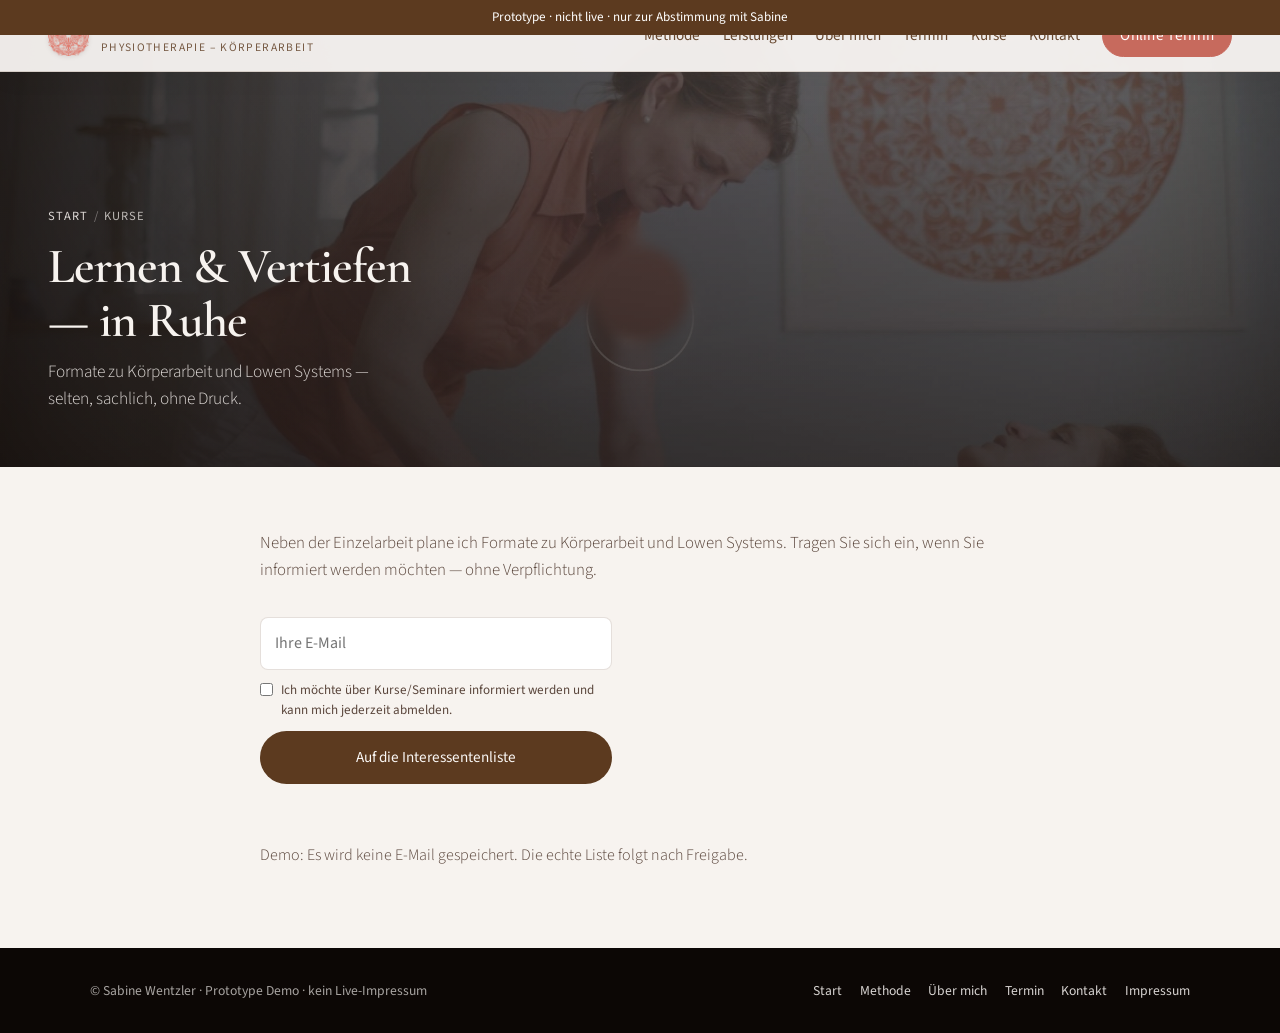
<file: site/kurse.html>
<!DOCTYPE html>
<html lang="de">
<head>
  <meta charset="UTF-8" />
  <meta name="viewport" content="width=device-width, initial-scale=1" />
  <title>Kurse & Seminare — Sabine Wentzler</title>
  <meta name="description" content="Interessentenliste für Kurse und Seminare zu Körperarbeit und Lowen Systems." />
  <meta name="robots" content="noindex, nofollow" />
  <meta name="site-kind" content="other" />
  <meta name="page-type" content="service" />
  <link rel="icon" type="image/png" sizes="32x32" href="assets/favicon.png" />
  <link rel="apple-touch-icon" href="assets/apple-touch-icon.png" />
  <link rel="preconnect" href="https://fonts.googleapis.com" />
  <link rel="preconnect" href="https://fonts.gstatic.com" crossorigin />
  <link href="https://fonts.googleapis.com/css2?family=Cormorant+Garamond:ital,wght@0,500;0,600;0,700;1,500&family=Source+Sans+3:wght@300;400;500;600&display=swap" rel="stylesheet" />
  <link rel="stylesheet" href="css/styles.css" />
</head>
<body class="page-inner">
  <div class="proto-banner">Prototype · nicht live · nur zur Abstimmung mit Sabine</div>
  <a class="skip-link" href="#main">Zum Inhalt</a>
  <header class="site-header is-solid" id="siteHeader">
    <a class="logo" href="index.html">
      <img class="logo-mark" src="assets/logo-mandala.png" alt="" width="40" height="40" />
      <span class="logo-text">Sabine Wentzler<span>Physiotherapie – Körperarbeit</span></span>
    </a>
    <button class="nav-toggle" id="navToggle" type="button" aria-label="Menü öffnen" aria-expanded="false">
      <span></span><span></span><span></span>
    </button>
    <nav class="nav" id="siteNav" aria-label="Hauptnavigation">
      <a href="methode.html">Methode</a>
      <a href="index.html#leistungen">Leistungen</a>
      <a href="ueber-mich.html">Über mich</a>
      <a href="termin.html">Termin</a>
      <a href="kurse.html">Kurse</a>
      <a href="kontakt.html">Kontakt</a>
      <a class="nav-cta" href="termin.html">Online Termin</a>
    </nav>
  </header>

  <main id="main">
    <section class="page-hero" aria-labelledby="page-title">
      <div class="page-hero-media" aria-hidden="true">
        <img src="assets/startbild.jpg" alt="" width="2189" height="968" style="object-position:40% 18%" />
        <div class="page-hero-veil"></div>
      </div>
      <div class="page-hero-content">
        <p class="crumb"><a href="index.html">Start</a><span>/</span>Kurse</p>
        <h1 id="page-title">Lernen &amp; Vertiefen — in Ruhe</h1>
        <p class="page-hero-lead">Formate zu Körperarbeit und Lowen Systems — selten, sachlich, ohne Druck.</p>
      </div>
    </section>
    <section class="page-main">
      <div class="page-main-inner reveal">
        <div class="prose">
          <p>Neben der Einzelarbeit plane ich Formate zu Körperarbeit und Lowen Systems. Tragen Sie sich ein, wenn Sie informiert werden möchten — ohne Verpflichtung.</p>
        </div>
        <form class="waitlist" id="waitlistForm" action="#" method="get" style="margin-top:2rem;max-width:22rem">
          <label class="visually-hidden" for="waitEmail" style="position:absolute;left:-9999px">E-Mail</label>
          <input id="waitEmail" type="email" name="email" required placeholder="Ihre E-Mail" autocomplete="email" />
          <label class="consent">
            <input type="checkbox" name="consent" required />
            <span>Ich möchte über Kurse/Seminare informiert werden und kann mich jederzeit abmelden.</span>
          </label>
          <button class="btn btn-dark" type="submit">Auf die Interessentenliste</button>
          <p class="waitlist-msg" id="waitlistMsg" role="status" aria-live="polite"></p>
        </form>
        <p class="prose" style="margin-top:2rem;color:var(--ink-soft);font-weight:300">Demo: Es wird keine E-Mail gespeichert. Die echte Liste folgt nach Freigabe.</p>
      </div>
    </section>
  </main>

  <footer class="site-footer">
    <div class="footer-inner">
      <p>© Sabine Wentzler · Prototype Demo · kein Live-Impressum</p>
      <p class="footer-nav">
        <a href="index.html">Start</a>
        <a href="methode.html">Methode</a>
        <a href="ueber-mich.html">Über mich</a>
        <a href="termin.html">Termin</a>
        <a href="kontakt.html">Kontakt</a>
        <a href="impressum.html">Impressum</a>
      </p>
    </div>
  </footer>

  <script src="js/main.js" defer></script>
</body>
</html>
</file>
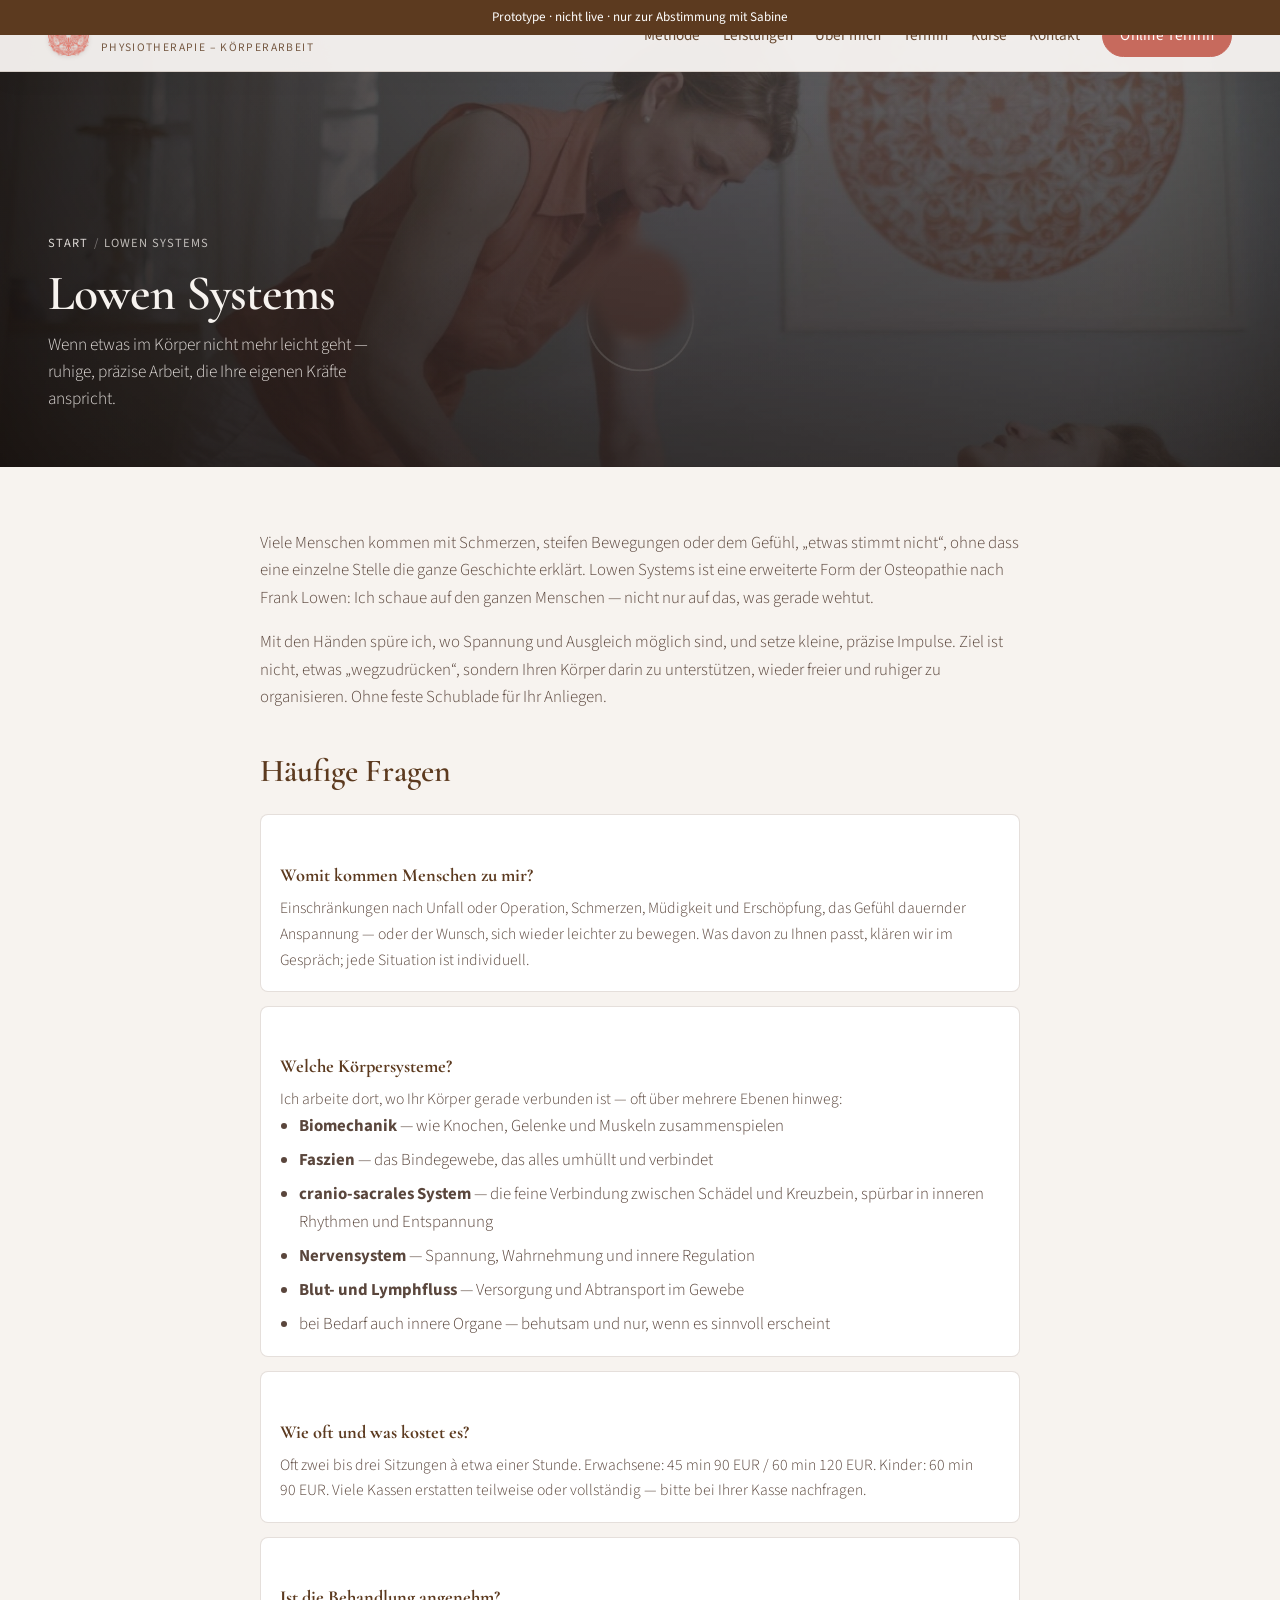
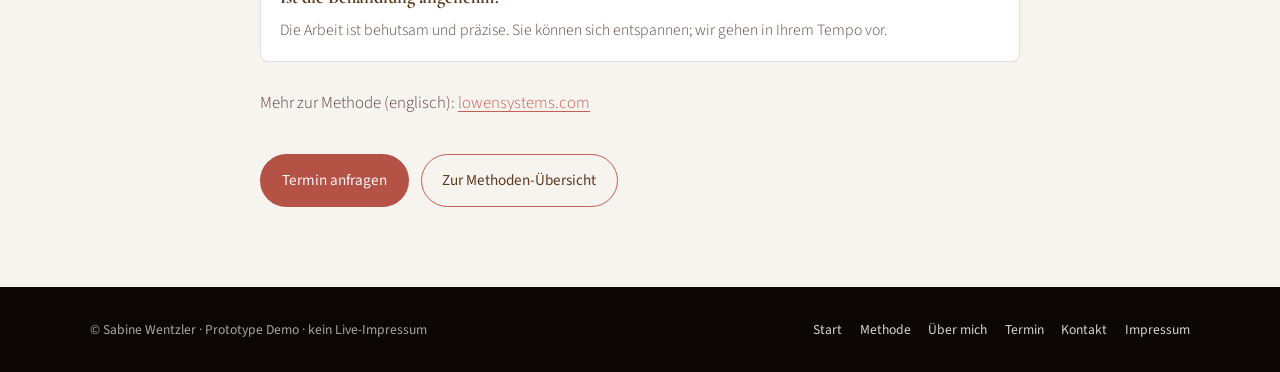
<file: site/lowen-systems.html>
<!DOCTYPE html>
<html lang="de">
<head>
  <meta charset="UTF-8" />
  <meta name="viewport" content="width=device-width, initial-scale=1" />
  <title>Lowen Systems — Sabine Wentzler</title>
  <meta name="description" content="Lowen Systems: ruhige Körperarbeit nach Frank Lowen — für Schmerzen, Beweglichkeit und Erschöpfung. München und Tutzing." />
  <meta name="robots" content="noindex, nofollow" />
  <meta name="site-kind" content="other" />
  <meta name="page-type" content="service" />
  <link rel="icon" type="image/png" sizes="32x32" href="assets/favicon.png" />
  <link rel="apple-touch-icon" href="assets/apple-touch-icon.png" />
  <link rel="preconnect" href="https://fonts.googleapis.com" />
  <link rel="preconnect" href="https://fonts.gstatic.com" crossorigin />
  <link href="https://fonts.googleapis.com/css2?family=Cormorant+Garamond:ital,wght@0,500;0,600;0,700;1,500&family=Source+Sans+3:wght@300;400;500;600&display=swap" rel="stylesheet" />
  <link rel="stylesheet" href="css/styles.css" />
</head>
<body class="page-inner">
  <div class="proto-banner">Prototype · nicht live · nur zur Abstimmung mit Sabine</div>
  <a class="skip-link" href="#main">Zum Inhalt</a>
  <header class="site-header is-solid" id="siteHeader">
    <a class="logo" href="index.html">
      <img class="logo-mark" src="assets/logo-mandala.png" alt="" width="40" height="40" />
      <span class="logo-text">Sabine Wentzler<span>Physiotherapie – Körperarbeit</span></span>
    </a>
    <button class="nav-toggle" id="navToggle" type="button" aria-label="Menü öffnen" aria-expanded="false">
      <span></span><span></span><span></span>
    </button>
    <nav class="nav" id="siteNav" aria-label="Hauptnavigation">
      <a href="methode.html">Methode</a>
      <a href="index.html#leistungen">Leistungen</a>
      <a href="ueber-mich.html">Über mich</a>
      <a href="termin.html">Termin</a>
      <a href="kurse.html">Kurse</a>
      <a href="kontakt.html">Kontakt</a>
      <a class="nav-cta" href="termin.html">Online Termin</a>
    </nav>
  </header>

  <main id="main">
    <section class="page-hero" aria-labelledby="page-title">
      <div class="page-hero-media" aria-hidden="true">
        <img src="assets/startbild.jpg" alt="" width="2189" height="968" style="object-position:40% 18%" />
        <div class="page-hero-veil"></div>
      </div>
      <div class="page-hero-content">
        <p class="crumb"><a href="index.html">Start</a><span>/</span>Lowen Systems</p>
        <h1 id="page-title">Lowen Systems</h1>
        <p class="page-hero-lead">Wenn etwas im Körper nicht mehr leicht geht — ruhige, präzise Arbeit, die Ihre eigenen Kräfte anspricht.</p>
      </div>
    </section>
    <section class="page-main">
      <div class="page-main-inner prose reveal">
        <p>Viele Menschen kommen mit Schmerzen, steifen Bewegungen oder dem Gefühl, „etwas stimmt nicht“, ohne dass eine einzelne Stelle die ganze Geschichte erklärt. Lowen Systems ist eine erweiterte Form der Osteopathie nach Frank Lowen: Ich schaue auf den ganzen Menschen — nicht nur auf das, was gerade wehtut.</p>
        <p>Mit den Händen spüre ich, wo Spannung und Ausgleich möglich sind, und setze kleine, präzise Impulse. Ziel ist nicht, etwas „wegzudrücken“, sondern Ihren Körper darin zu unterstützen, wieder freier und ruhiger zu organisieren. Ohne feste Schublade für Ihr Anliegen.</p>
        <h2>Häufige Fragen</h2>
        <div class="faq-list">
          <article class="faq-item">
            <h3>Womit kommen Menschen zu mir?</h3>
            <p>Einschränkungen nach Unfall oder Operation, Schmerzen, Müdigkeit und Erschöpfung, das Gefühl dauernder Anspannung — oder der Wunsch, sich wieder leichter zu bewegen. Was davon zu Ihnen passt, klären wir im Gespräch; jede Situation ist individuell.</p>
          </article>
          <article class="faq-item">
            <h3>Welche Körpersysteme?</h3>
            <p>Ich arbeite dort, wo Ihr Körper gerade verbunden ist — oft über mehrere Ebenen hinweg:</p>
            <ul>
              <li><strong>Biomechanik</strong> — wie Knochen, Gelenke und Muskeln zusammenspielen</li>
              <li><strong>Faszien</strong> — das Bindegewebe, das alles umhüllt und verbindet</li>
              <li><strong>cranio-sacrales System</strong> — die feine Verbindung zwischen Schädel und Kreuzbein, spürbar in inneren Rhythmen und Entspannung</li>
              <li><strong>Nervensystem</strong> — Spannung, Wahrnehmung und innere Regulation</li>
              <li><strong>Blut- und Lymphfluss</strong> — Versorgung und Abtransport im Gewebe</li>
              <li>bei Bedarf auch innere Organe — behutsam und nur, wenn es sinnvoll erscheint</li>
            </ul>
          </article>
          <article class="faq-item">
            <h3>Wie oft und was kostet es?</h3>
            <p>Oft zwei bis drei Sitzungen à etwa einer Stunde. Erwachsene: 45&nbsp;min 90&nbsp;EUR / 60&nbsp;min 120&nbsp;EUR. Kinder: 60&nbsp;min 90&nbsp;EUR. Viele Kassen erstatten teilweise oder vollständig — bitte bei Ihrer Kasse nachfragen.</p>
          </article>
          <article class="faq-item">
            <h3>Ist die Behandlung angenehm?</h3>
            <p>Die Arbeit ist behutsam und präzise. Sie können sich entspannen; wir gehen in Ihrem Tempo vor.</p>
          </article>
        </div>
        <p style="margin-top:1.75rem">Mehr zur Methode (englisch): <a href="https://lowensystems.com" target="_blank" rel="noopener noreferrer">lowensystems.com</a></p>
        <div class="page-cta-row">
          <a class="btn btn-primary" href="termin.html">Termin anfragen</a>
          <a class="btn btn-outline" href="methode.html">Zur Methoden-Übersicht</a>
        </div>
      </div>
    </section>
  </main>

  <footer class="site-footer">
    <div class="footer-inner">
      <p>© Sabine Wentzler · Prototype Demo · kein Live-Impressum</p>
      <p class="footer-nav">
        <a href="index.html">Start</a>
        <a href="methode.html">Methode</a>
        <a href="ueber-mich.html">Über mich</a>
        <a href="termin.html">Termin</a>
        <a href="kontakt.html">Kontakt</a>
        <a href="impressum.html">Impressum</a>
      </p>
    </div>
  </footer>

  <script src="js/main.js" defer></script>
</body>
</html>
</file>
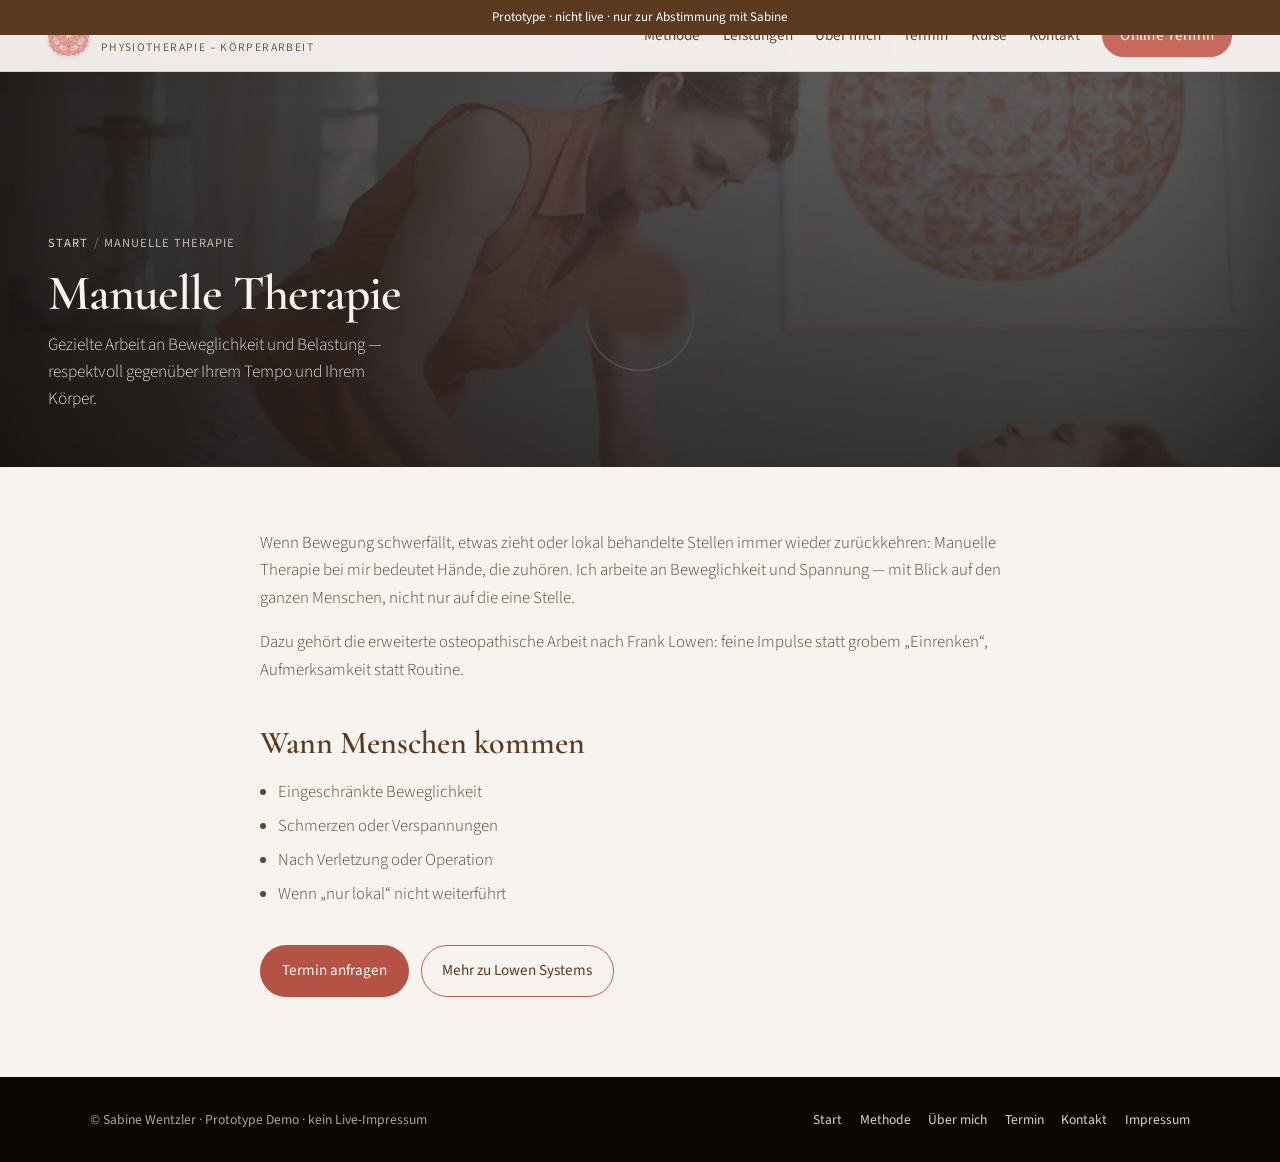
<file: site/manuelle-therapie.html>
<!DOCTYPE html>
<html lang="de">
<head>
  <meta charset="UTF-8" />
  <meta name="viewport" content="width=device-width, initial-scale=1" />
  <title>Manuelle Therapie — Sabine Wentzler</title>
  <meta name="description" content="Manuelle Therapie und osteopathische Impulse nach Frank Lowen — respektvoll und präzise." />
  <meta name="robots" content="noindex, nofollow" />
  <meta name="site-kind" content="other" />
  <meta name="page-type" content="service" />
  <link rel="icon" type="image/png" sizes="32x32" href="assets/favicon.png" />
  <link rel="apple-touch-icon" href="assets/apple-touch-icon.png" />
  <link rel="preconnect" href="https://fonts.googleapis.com" />
  <link rel="preconnect" href="https://fonts.gstatic.com" crossorigin />
  <link href="https://fonts.googleapis.com/css2?family=Cormorant+Garamond:ital,wght@0,500;0,600;0,700;1,500&family=Source+Sans+3:wght@300;400;500;600&display=swap" rel="stylesheet" />
  <link rel="stylesheet" href="css/styles.css" />
</head>
<body class="page-inner">
  <div class="proto-banner">Prototype · nicht live · nur zur Abstimmung mit Sabine</div>
  <a class="skip-link" href="#main">Zum Inhalt</a>
  <header class="site-header is-solid" id="siteHeader">
    <a class="logo" href="index.html">
      <img class="logo-mark" src="assets/logo-mandala.png" alt="" width="40" height="40" />
      <span class="logo-text">Sabine Wentzler<span>Physiotherapie – Körperarbeit</span></span>
    </a>
    <button class="nav-toggle" id="navToggle" type="button" aria-label="Menü öffnen" aria-expanded="false">
      <span></span><span></span><span></span>
    </button>
    <nav class="nav" id="siteNav" aria-label="Hauptnavigation">
      <a href="methode.html">Methode</a>
      <a href="index.html#leistungen">Leistungen</a>
      <a href="ueber-mich.html">Über mich</a>
      <a href="termin.html">Termin</a>
      <a href="kurse.html">Kurse</a>
      <a href="kontakt.html">Kontakt</a>
      <a class="nav-cta" href="termin.html">Online Termin</a>
    </nav>
  </header>

  <main id="main">
    <section class="page-hero" aria-labelledby="page-title">
      <div class="page-hero-media" aria-hidden="true">
        <img src="assets/startbild.jpg" alt="" width="2189" height="968" style="object-position:40% 18%" />
        <div class="page-hero-veil"></div>
      </div>
      <div class="page-hero-content">
        <p class="crumb"><a href="index.html">Start</a><span>/</span>Manuelle Therapie</p>
        <h1 id="page-title">Manuelle Therapie</h1>
        <p class="page-hero-lead">Gezielte Arbeit an Beweglichkeit und Belastung — respektvoll gegenüber Ihrem Tempo und Ihrem Körper.</p>
      </div>
    </section>
    <section class="page-main">
      <div class="page-main-inner prose reveal">
        <p>Wenn Bewegung schwerfällt, etwas zieht oder lokal behandelte Stellen immer wieder zurückkehren: Manuelle Therapie bei mir bedeutet Hände, die zuhören. Ich arbeite an Beweglichkeit und Spannung — mit Blick auf den ganzen Menschen, nicht nur auf die eine Stelle.</p>
        <p>Dazu gehört die erweiterte osteopathische Arbeit nach Frank Lowen: feine Impulse statt grobem „Einrenken“, Aufmerksamkeit statt Routine.</p>
        <h2>Wann Menschen kommen</h2>
        <ul>
          <li>Eingeschränkte Beweglichkeit</li>
          <li>Schmerzen oder Verspannungen</li>
          <li>Nach Verletzung oder Operation</li>
          <li>Wenn „nur lokal“ nicht weiterführt</li>
        </ul>
        <div class="page-cta-row">
          <a class="btn btn-primary" href="termin.html">Termin anfragen</a>
          <a class="btn btn-outline" href="lowen-systems.html">Mehr zu Lowen Systems</a>
        </div>
      </div>
    </section>
  </main>

  <footer class="site-footer">
    <div class="footer-inner">
      <p>© Sabine Wentzler · Prototype Demo · kein Live-Impressum</p>
      <p class="footer-nav">
        <a href="index.html">Start</a>
        <a href="methode.html">Methode</a>
        <a href="ueber-mich.html">Über mich</a>
        <a href="termin.html">Termin</a>
        <a href="kontakt.html">Kontakt</a>
        <a href="impressum.html">Impressum</a>
      </p>
    </div>
  </footer>

  <script src="js/main.js" defer></script>
</body>
</html>
</file>
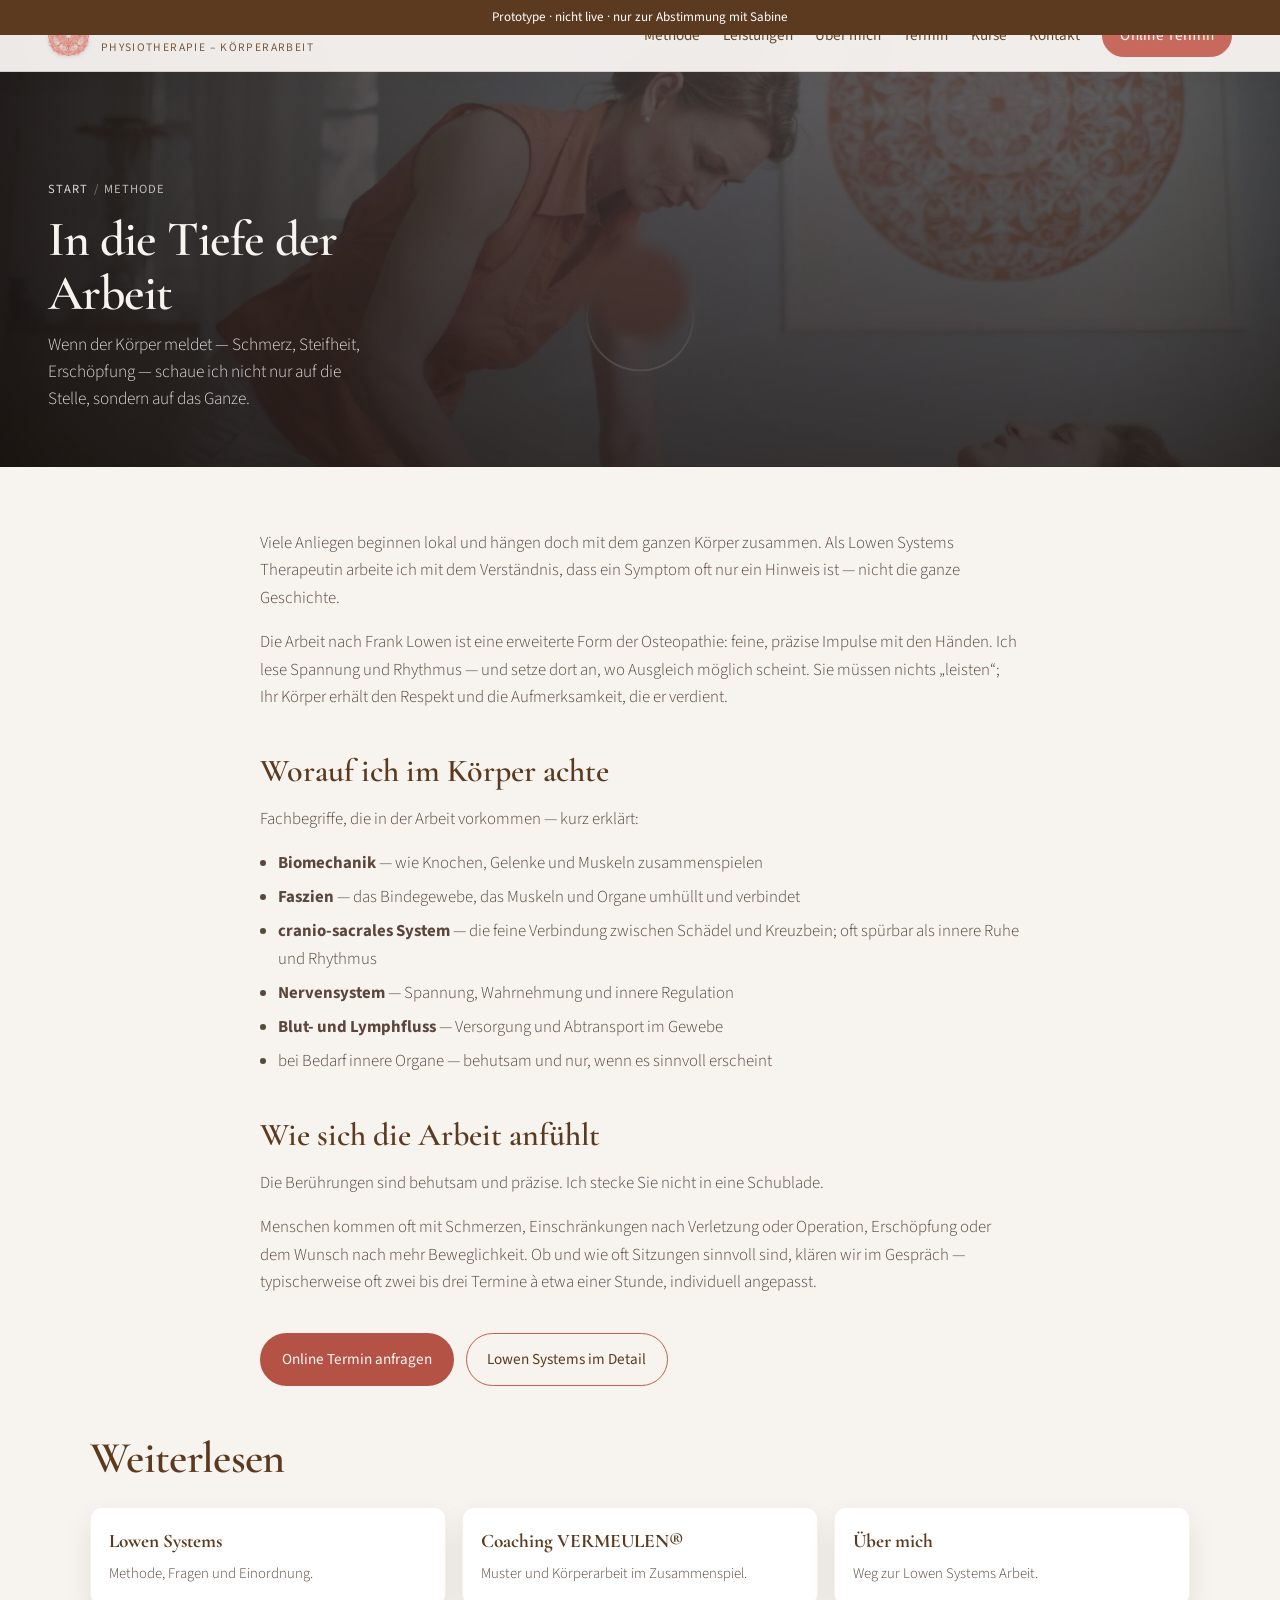
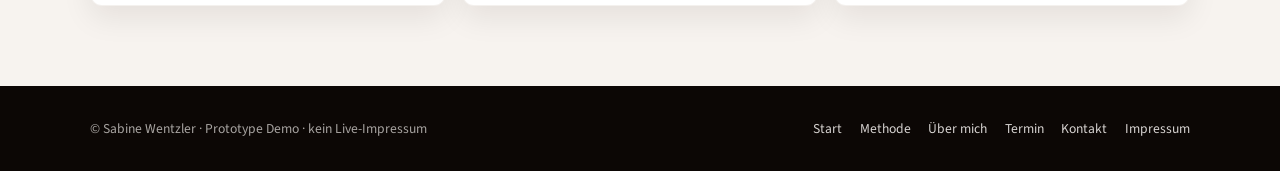
<file: site/methode.html>
<!DOCTYPE html>
<html lang="de">
<head>
  <meta charset="UTF-8" />
  <meta name="viewport" content="width=device-width, initial-scale=1" />
  <title>Methode — Sabine Wentzler</title>
  <meta name="description" content="Ganzheitliche Körperarbeit nach Lowen Systems: ruhig, präzise, mit Blick auf den ganzen Menschen." />
  <meta name="robots" content="noindex, nofollow" />
  <meta name="site-kind" content="other" />
  <meta name="page-type" content="service" />
  <link rel="icon" type="image/png" sizes="32x32" href="assets/favicon.png" />
  <link rel="apple-touch-icon" href="assets/apple-touch-icon.png" />
  <link rel="preconnect" href="https://fonts.googleapis.com" />
  <link rel="preconnect" href="https://fonts.gstatic.com" crossorigin />
  <link href="https://fonts.googleapis.com/css2?family=Cormorant+Garamond:ital,wght@0,500;0,600;0,700;1,500&family=Source+Sans+3:wght@300;400;500;600&display=swap" rel="stylesheet" />
  <link rel="stylesheet" href="css/styles.css" />
</head>
<body class="page-inner">
  <div class="proto-banner">Prototype · nicht live · nur zur Abstimmung mit Sabine</div>
  <a class="skip-link" href="#main">Zum Inhalt</a>
  <header class="site-header is-solid" id="siteHeader">
    <a class="logo" href="index.html">
      <img class="logo-mark" src="assets/logo-mandala.png" alt="" width="40" height="40" />
      <span class="logo-text">Sabine Wentzler<span>Physiotherapie – Körperarbeit</span></span>
    </a>
    <button class="nav-toggle" id="navToggle" type="button" aria-label="Menü öffnen" aria-expanded="false">
      <span></span><span></span><span></span>
    </button>
    <nav class="nav" id="siteNav" aria-label="Hauptnavigation">
      <a href="methode.html">Methode</a>
      <a href="index.html#leistungen">Leistungen</a>
      <a href="ueber-mich.html">Über mich</a>
      <a href="termin.html">Termin</a>
      <a href="kurse.html">Kurse</a>
      <a href="kontakt.html">Kontakt</a>
      <a class="nav-cta" href="termin.html">Online Termin</a>
    </nav>
  </header>

  <main id="main">
    <section class="page-hero" aria-labelledby="page-title">
      <div class="page-hero-media" aria-hidden="true">
        <img src="assets/startbild.jpg" alt="" width="2189" height="968" style="object-position:40% 18%" />
        <div class="page-hero-veil"></div>
      </div>
      <div class="page-hero-content">
        <p class="crumb"><a href="index.html">Start</a><span>/</span>Methode</p>
        <h1 id="page-title">In die Tiefe der Arbeit</h1>
        <p class="page-hero-lead">Wenn der Körper meldet — Schmerz, Steifheit, Erschöpfung — schaue ich nicht nur auf die Stelle, sondern auf das Ganze.</p>
      </div>
    </section>
    <section class="page-main">
      <div class="page-main-inner prose reveal">
        <p>Viele Anliegen beginnen lokal und hängen doch mit dem ganzen Körper zusammen. Als Lowen Systems Therapeutin arbeite ich mit dem Verständnis, dass ein Symptom oft nur ein Hinweis ist — nicht die ganze Geschichte.</p>
        <p>Die Arbeit nach Frank Lowen ist eine erweiterte Form der Osteopathie: feine, präzise Impulse mit den Händen. Ich lese Spannung und Rhythmus — und setze dort an, wo Ausgleich möglich scheint. Sie müssen nichts „leisten“; Ihr Körper erhält den Respekt und die Aufmerksamkeit, die er verdient.</p>
        <h2>Worauf ich im Körper achte</h2>
        <p>Fachbegriffe, die in der Arbeit vorkommen — kurz erklärt:</p>
        <ul>
          <li><strong>Biomechanik</strong> — wie Knochen, Gelenke und Muskeln zusammenspielen</li>
          <li><strong>Faszien</strong> — das Bindegewebe, das Muskeln und Organe umhüllt und verbindet</li>
          <li><strong>cranio-sacrales System</strong> — die feine Verbindung zwischen Schädel und Kreuzbein; oft spürbar als innere Ruhe und Rhythmus</li>
          <li><strong>Nervensystem</strong> — Spannung, Wahrnehmung und innere Regulation</li>
          <li><strong>Blut- und Lymphfluss</strong> — Versorgung und Abtransport im Gewebe</li>
          <li>bei Bedarf innere Organe — behutsam und nur, wenn es sinnvoll erscheint</li>
        </ul>
        <h2>Wie sich die Arbeit anfühlt</h2>
        <p>Die Berührungen sind behutsam und präzise. Ich stecke Sie nicht in eine Schublade.</p>
        <p>Menschen kommen oft mit Schmerzen, Einschränkungen nach Verletzung oder Operation, Erschöpfung oder dem Wunsch nach mehr Beweglichkeit. Ob und wie oft Sitzungen sinnvoll sind, klären wir im Gespräch — typischerweise oft zwei bis drei Termine à etwa einer Stunde, individuell angepasst.</p>
        <div class="page-cta-row">
          <a class="btn btn-primary" href="termin.html">Online Termin anfragen</a>
          <a class="btn btn-outline" href="lowen-systems.html">Lowen Systems im Detail</a>
        </div>
      </div>
      <div class="page-main-wide" style="margin-top:3rem">
        <h2 class="section-title reveal">Weiterlesen</h2>
        <div class="related-grid reveal">
          <a class="related-card" href="lowen-systems.html"><h3>Lowen Systems</h3><p>Methode, Fragen und Einordnung.</p></a>
          <a class="related-card" href="coaching.html"><h3>Coaching VERMEULEN®</h3><p>Muster und Körperarbeit im Zusammenspiel.</p></a>
          <a class="related-card" href="ueber-mich.html"><h3>Über mich</h3><p>Weg zur Lowen Systems Arbeit.</p></a>
        </div>
      </div>
    </section>
  </main>

  <footer class="site-footer">
    <div class="footer-inner">
      <p>© Sabine Wentzler · Prototype Demo · kein Live-Impressum</p>
      <p class="footer-nav">
        <a href="index.html">Start</a>
        <a href="methode.html">Methode</a>
        <a href="ueber-mich.html">Über mich</a>
        <a href="termin.html">Termin</a>
        <a href="kontakt.html">Kontakt</a>
        <a href="impressum.html">Impressum</a>
      </p>
    </div>
  </footer>

  <script src="js/main.js" defer></script>
</body>
</html>
</file>
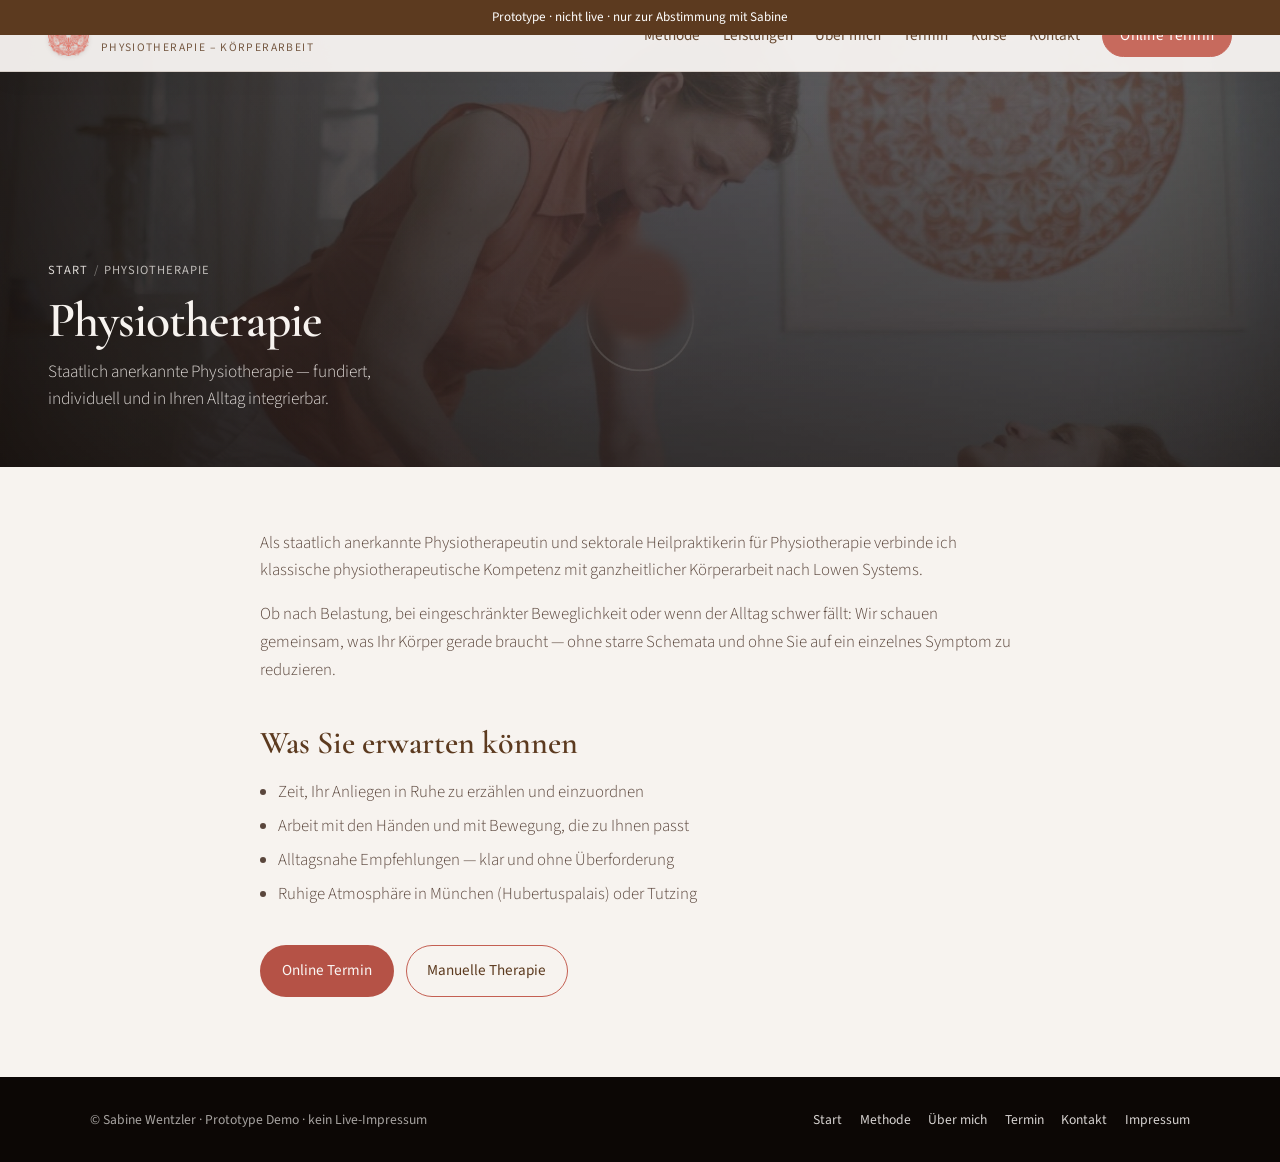
<file: site/physiotherapie.html>
<!DOCTYPE html>
<html lang="de">
<head>
  <meta charset="UTF-8" />
  <meta name="viewport" content="width=device-width, initial-scale=1" />
  <title>Physiotherapie — Sabine Wentzler</title>
  <meta name="description" content="Staatlich anerkannte Physiotherapie in München und Tutzing — individuell und alltagsnah." />
  <meta name="robots" content="noindex, nofollow" />
  <meta name="site-kind" content="other" />
  <meta name="page-type" content="service" />
  <link rel="icon" type="image/png" sizes="32x32" href="assets/favicon.png" />
  <link rel="apple-touch-icon" href="assets/apple-touch-icon.png" />
  <link rel="preconnect" href="https://fonts.googleapis.com" />
  <link rel="preconnect" href="https://fonts.gstatic.com" crossorigin />
  <link href="https://fonts.googleapis.com/css2?family=Cormorant+Garamond:ital,wght@0,500;0,600;0,700;1,500&family=Source+Sans+3:wght@300;400;500;600&display=swap" rel="stylesheet" />
  <link rel="stylesheet" href="css/styles.css" />
</head>
<body class="page-inner">
  <div class="proto-banner">Prototype · nicht live · nur zur Abstimmung mit Sabine</div>
  <a class="skip-link" href="#main">Zum Inhalt</a>
  <header class="site-header is-solid" id="siteHeader">
    <a class="logo" href="index.html">
      <img class="logo-mark" src="assets/logo-mandala.png" alt="" width="40" height="40" />
      <span class="logo-text">Sabine Wentzler<span>Physiotherapie – Körperarbeit</span></span>
    </a>
    <button class="nav-toggle" id="navToggle" type="button" aria-label="Menü öffnen" aria-expanded="false">
      <span></span><span></span><span></span>
    </button>
    <nav class="nav" id="siteNav" aria-label="Hauptnavigation">
      <a href="methode.html">Methode</a>
      <a href="index.html#leistungen">Leistungen</a>
      <a href="ueber-mich.html">Über mich</a>
      <a href="termin.html">Termin</a>
      <a href="kurse.html">Kurse</a>
      <a href="kontakt.html">Kontakt</a>
      <a class="nav-cta" href="termin.html">Online Termin</a>
    </nav>
  </header>

  <main id="main">
    <section class="page-hero" aria-labelledby="page-title">
      <div class="page-hero-media" aria-hidden="true">
        <img src="assets/startbild.jpg" alt="" width="2189" height="968" style="object-position:40% 18%" />
        <div class="page-hero-veil"></div>
      </div>
      <div class="page-hero-content">
        <p class="crumb"><a href="index.html">Start</a><span>/</span>Physiotherapie</p>
        <h1 id="page-title">Physiotherapie</h1>
        <p class="page-hero-lead">Staatlich anerkannte Physiotherapie — fundiert, individuell und in Ihren Alltag integrierbar.</p>
      </div>
    </section>
    <section class="page-main">
      <div class="page-main-inner prose reveal">
        <p>Als staatlich anerkannte Physiotherapeutin und sektorale Heilpraktikerin für Physiotherapie verbinde ich klassische physiotherapeutische Kompetenz mit ganzheitlicher Körperarbeit nach Lowen Systems.</p>
        <p>Ob nach Belastung, bei eingeschränkter Beweglichkeit oder wenn der Alltag schwer fällt: Wir schauen gemeinsam, was Ihr Körper gerade braucht — ohne starre Schemata und ohne Sie auf ein einzelnes Symptom zu reduzieren.</p>
        <h2>Was Sie erwarten können</h2>
        <ul>
          <li>Zeit, Ihr Anliegen in Ruhe zu erzählen und einzuordnen</li>
          <li>Arbeit mit den Händen und mit Bewegung, die zu Ihnen passt</li>
          <li>Alltagsnahe Empfehlungen — klar und ohne Überforderung</li>
          <li>Ruhige Atmosphäre in München (Hubertuspalais) oder Tutzing</li>
        </ul>
        <div class="page-cta-row">
          <a class="btn btn-primary" href="termin.html">Online Termin</a>
          <a class="btn btn-outline" href="manuelle-therapie.html">Manuelle Therapie</a>
        </div>
      </div>
    </section>
  </main>

  <footer class="site-footer">
    <div class="footer-inner">
      <p>© Sabine Wentzler · Prototype Demo · kein Live-Impressum</p>
      <p class="footer-nav">
        <a href="index.html">Start</a>
        <a href="methode.html">Methode</a>
        <a href="ueber-mich.html">Über mich</a>
        <a href="termin.html">Termin</a>
        <a href="kontakt.html">Kontakt</a>
        <a href="impressum.html">Impressum</a>
      </p>
    </div>
  </footer>

  <script src="js/main.js" defer></script>
</body>
</html>
</file>
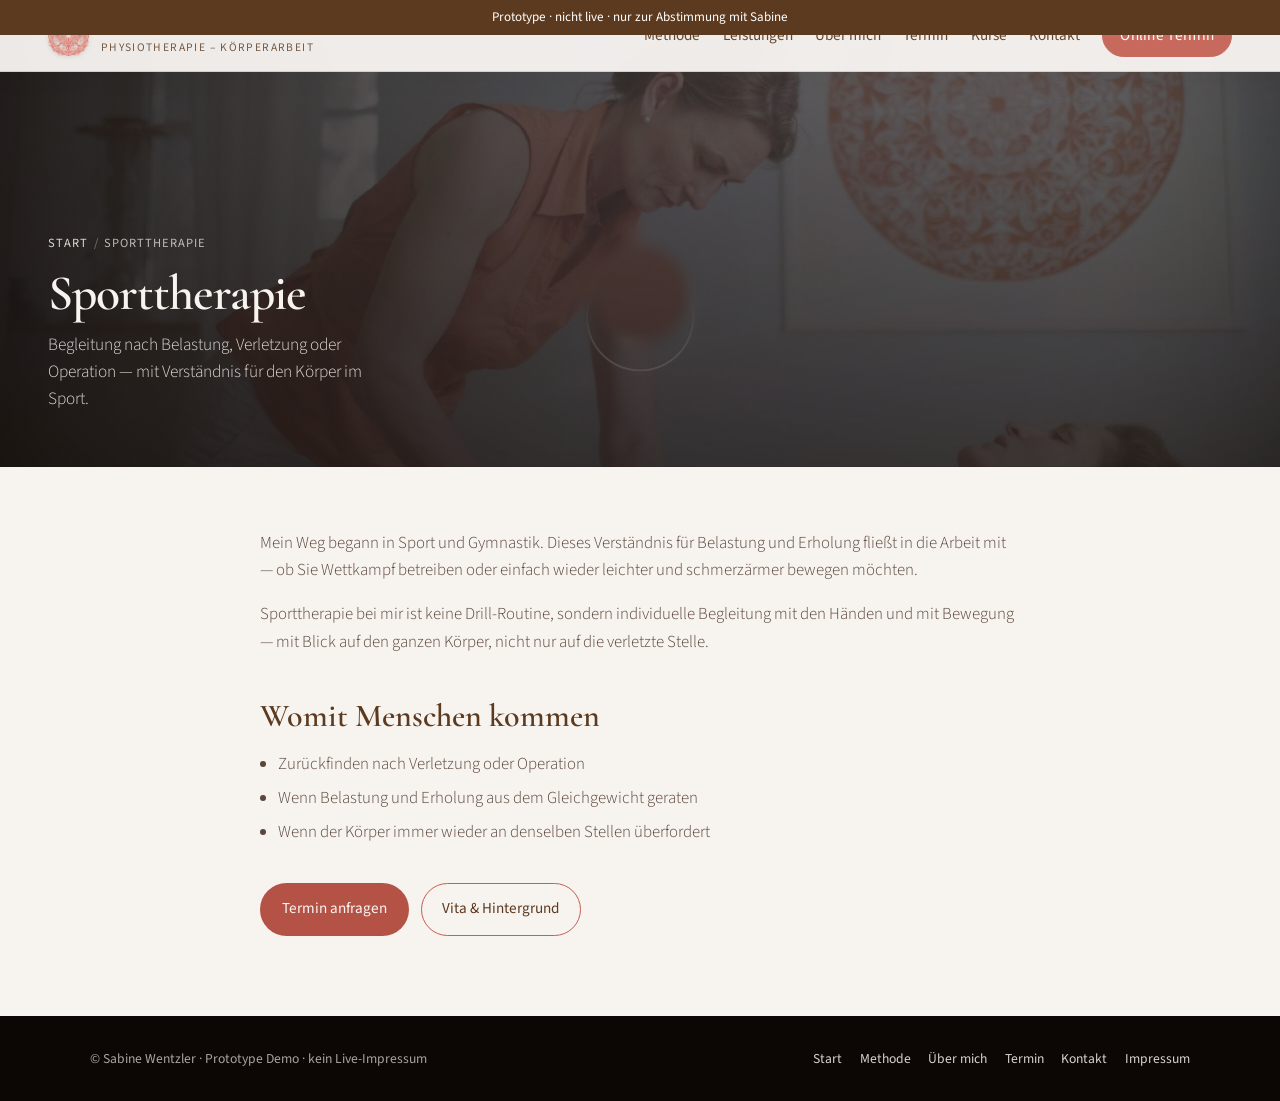
<file: site/sporttherapie.html>
<!DOCTYPE html>
<html lang="de">
<head>
  <meta charset="UTF-8" />
  <meta name="viewport" content="width=device-width, initial-scale=1" />
  <title>Sporttherapie — Sabine Wentzler</title>
  <meta name="description" content="Sporttherapie und Begleitung nach Belastung, Verletzung oder Operation — München und Tutzing." />
  <meta name="robots" content="noindex, nofollow" />
  <meta name="site-kind" content="other" />
  <meta name="page-type" content="service" />
  <link rel="icon" type="image/png" sizes="32x32" href="assets/favicon.png" />
  <link rel="apple-touch-icon" href="assets/apple-touch-icon.png" />
  <link rel="preconnect" href="https://fonts.googleapis.com" />
  <link rel="preconnect" href="https://fonts.gstatic.com" crossorigin />
  <link href="https://fonts.googleapis.com/css2?family=Cormorant+Garamond:ital,wght@0,500;0,600;0,700;1,500&family=Source+Sans+3:wght@300;400;500;600&display=swap" rel="stylesheet" />
  <link rel="stylesheet" href="css/styles.css" />
</head>
<body class="page-inner">
  <div class="proto-banner">Prototype · nicht live · nur zur Abstimmung mit Sabine</div>
  <a class="skip-link" href="#main">Zum Inhalt</a>
  <header class="site-header is-solid" id="siteHeader">
    <a class="logo" href="index.html">
      <img class="logo-mark" src="assets/logo-mandala.png" alt="" width="40" height="40" />
      <span class="logo-text">Sabine Wentzler<span>Physiotherapie – Körperarbeit</span></span>
    </a>
    <button class="nav-toggle" id="navToggle" type="button" aria-label="Menü öffnen" aria-expanded="false">
      <span></span><span></span><span></span>
    </button>
    <nav class="nav" id="siteNav" aria-label="Hauptnavigation">
      <a href="methode.html">Methode</a>
      <a href="index.html#leistungen">Leistungen</a>
      <a href="ueber-mich.html">Über mich</a>
      <a href="termin.html">Termin</a>
      <a href="kurse.html">Kurse</a>
      <a href="kontakt.html">Kontakt</a>
      <a class="nav-cta" href="termin.html">Online Termin</a>
    </nav>
  </header>

  <main id="main">
    <section class="page-hero" aria-labelledby="page-title">
      <div class="page-hero-media" aria-hidden="true">
        <img src="assets/startbild.jpg" alt="" width="2189" height="968" style="object-position:40% 18%" />
        <div class="page-hero-veil"></div>
      </div>
      <div class="page-hero-content">
        <p class="crumb"><a href="index.html">Start</a><span>/</span>Sporttherapie</p>
        <h1 id="page-title">Sporttherapie</h1>
        <p class="page-hero-lead">Begleitung nach Belastung, Verletzung oder Operation — mit Verständnis für den Körper im Sport.</p>
      </div>
    </section>
    <section class="page-main">
      <div class="page-main-inner prose reveal">
        <p>Mein Weg begann in Sport und Gymnastik. Dieses Verständnis für Belastung und Erholung fließt in die Arbeit mit — ob Sie Wettkampf betreiben oder einfach wieder leichter und schmerzärmer bewegen möchten.</p>
        <p>Sporttherapie bei mir ist keine Drill-Routine, sondern individuelle Begleitung mit den Händen und mit Bewegung — mit Blick auf den ganzen Körper, nicht nur auf die verletzte Stelle.</p>
        <h2>Womit Menschen kommen</h2>
        <ul>
          <li>Zurückfinden nach Verletzung oder Operation</li>
          <li>Wenn Belastung und Erholung aus dem Gleichgewicht geraten</li>
          <li>Wenn der Körper immer wieder an denselben Stellen überfordert</li>
        </ul>
        <div class="page-cta-row">
          <a class="btn btn-primary" href="termin.html">Termin anfragen</a>
          <a class="btn btn-outline" href="ueber-mich.html">Vita &amp; Hintergrund</a>
        </div>
      </div>
    </section>
  </main>

  <footer class="site-footer">
    <div class="footer-inner">
      <p>© Sabine Wentzler · Prototype Demo · kein Live-Impressum</p>
      <p class="footer-nav">
        <a href="index.html">Start</a>
        <a href="methode.html">Methode</a>
        <a href="ueber-mich.html">Über mich</a>
        <a href="termin.html">Termin</a>
        <a href="kontakt.html">Kontakt</a>
        <a href="impressum.html">Impressum</a>
      </p>
    </div>
  </footer>

  <script src="js/main.js" defer></script>
</body>
</html>
</file>
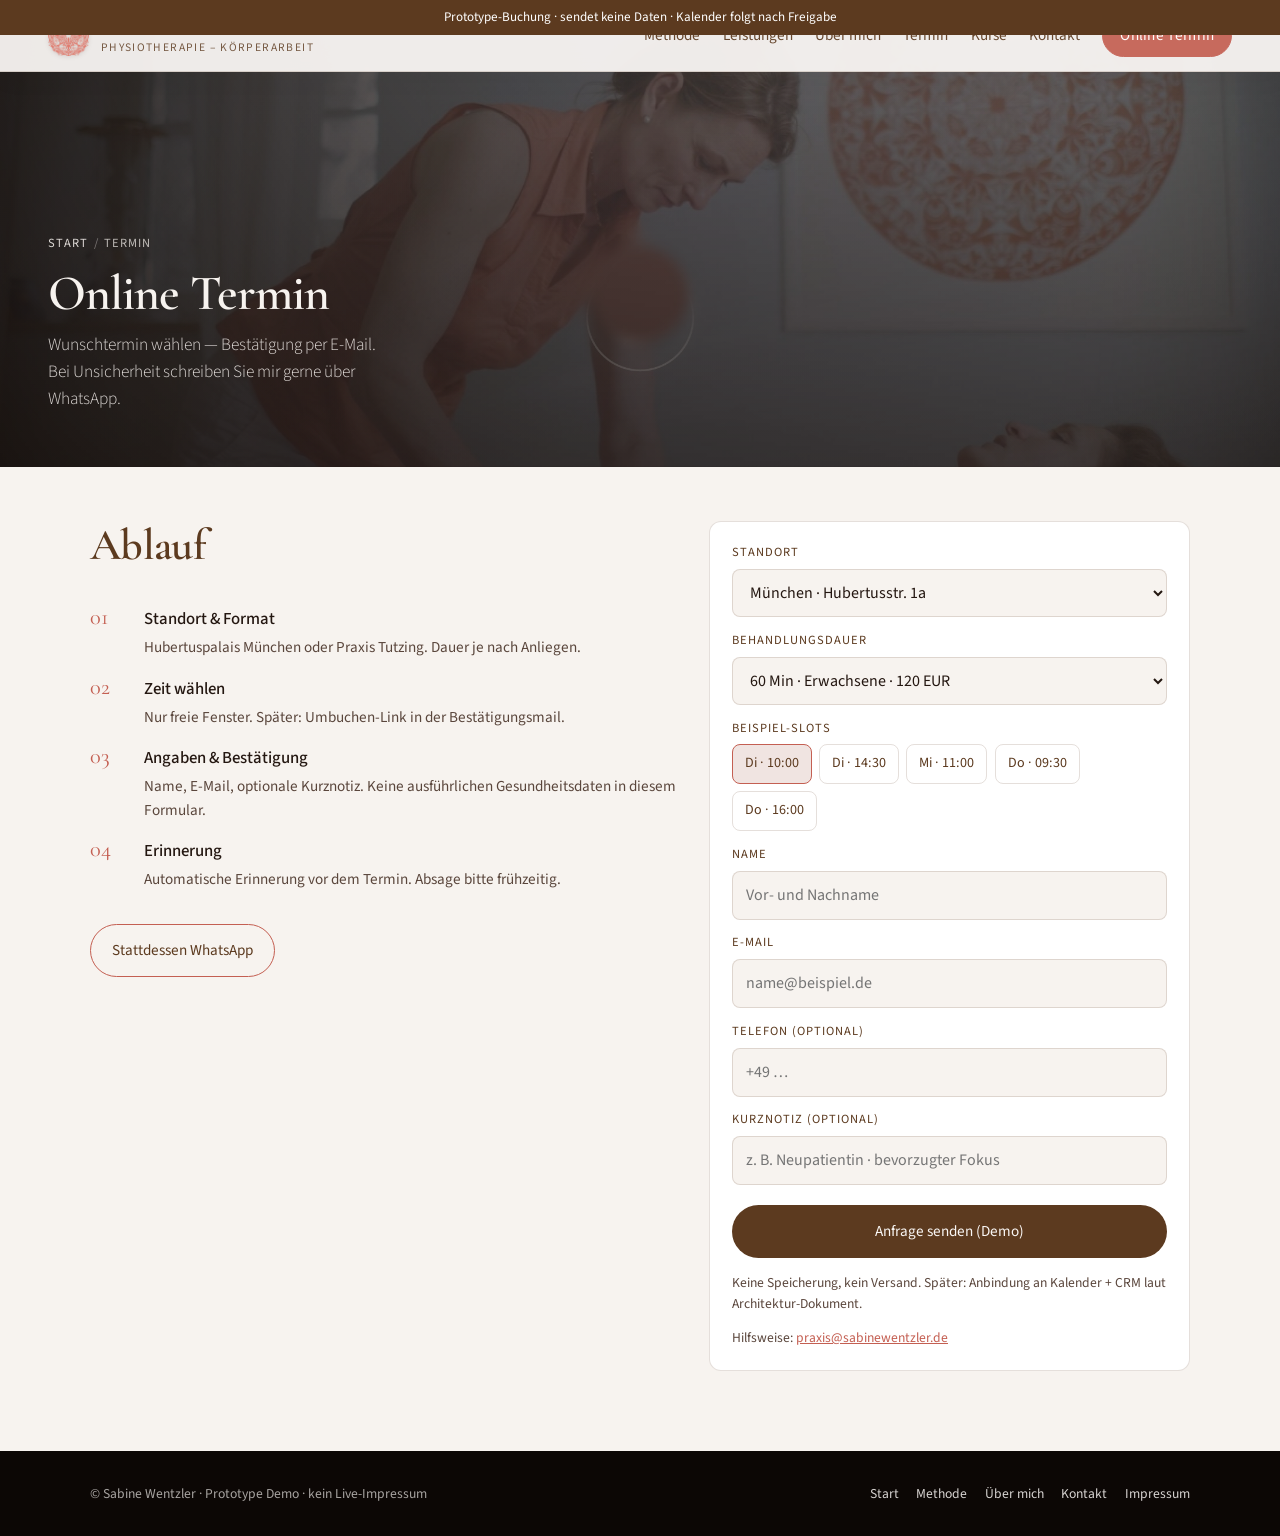
<file: site/termin.html>
<!DOCTYPE html>
<html lang="de">
<head>
  <meta charset="UTF-8" />
  <meta name="viewport" content="width=device-width, initial-scale=1" />
  <title>Online Termin — Sabine Wentzler</title>
  <meta name="description" content="Online Termin anfragen bei Sabine Wentzler — München Hubertuspalais und Tutzing." />
  <meta name="robots" content="noindex, nofollow" />
  <meta name="site-kind" content="other" />
  <meta name="page-type" content="service" />
  <link rel="icon" type="image/png" sizes="32x32" href="assets/favicon.png" />
  <link rel="apple-touch-icon" href="assets/apple-touch-icon.png" />
  <link rel="preconnect" href="https://fonts.googleapis.com" />
  <link rel="preconnect" href="https://fonts.gstatic.com" crossorigin />
  <link href="https://fonts.googleapis.com/css2?family=Cormorant+Garamond:ital,wght@0,500;0,600;0,700;1,500&family=Source+Sans+3:wght@300;400;500;600&display=swap" rel="stylesheet" />
  <link rel="stylesheet" href="css/styles.css" />
</head>
<body class="page-termin page-inner">
  <div class="proto-banner">Prototype-Buchung · sendet keine Daten · Kalender folgt nach Freigabe</div>
  <a class="skip-link" href="#main">Zum Inhalt</a>

  <header class="site-header is-solid" id="siteHeader">
    <a class="logo" href="index.html">
      <img class="logo-mark" src="assets/logo-mandala.png" alt="" width="40" height="40" />
      <span class="logo-text">Sabine Wentzler<span>Physiotherapie – Körperarbeit</span></span>
    </a>
    <button class="nav-toggle" id="navToggle" type="button" aria-label="Menü öffnen" aria-expanded="false">
      <span></span><span></span><span></span>
    </button>
    <nav class="nav" id="siteNav" aria-label="Hauptnavigation">
      <a href="methode.html">Methode</a>
      <a href="index.html#leistungen">Leistungen</a>
      <a href="ueber-mich.html">Über mich</a>
      <a href="termin.html">Termin</a>
      <a href="kurse.html">Kurse</a>
      <a href="kontakt.html">Kontakt</a>
      <a class="nav-cta" href="termin.html">Online Termin</a>
    </nav>
  </header>

  <main id="main">
    <section class="page-hero" aria-labelledby="page-title">
      <div class="page-hero-media" aria-hidden="true">
        <img src="assets/startbild.jpg" alt="" width="2189" height="968" style="object-position:40% 18%" />
        <div class="page-hero-veil"></div>
      </div>
      <div class="page-hero-content">
        <p class="crumb"><a href="index.html">Start</a><span>/</span>Termin</p>
        <h1 id="page-title">Online Termin</h1>
        <p class="page-hero-lead">Wunschtermin wählen — Bestätigung per E-Mail. Bei Unsicherheit schreiben Sie mir gerne über WhatsApp.</p>
      </div>
    </section>

    <section class="page-body">
      <div class="booking-shell">
        <div class="booking-steps reveal">
          <h2 class="section-title" style="max-width:none;color:var(--heading);margin-bottom:1.25rem">Ablauf</h2>
          <div class="booking-step">
            <span class="step-num">01</span>
            <div>
              <h3>Standort &amp; Format</h3>
              <p>Hubertuspalais München oder Praxis Tutzing. Dauer je nach Anliegen.</p>
            </div>
          </div>
          <div class="booking-step">
            <span class="step-num">02</span>
            <div>
              <h3>Zeit wählen</h3>
              <p>Nur freie Fenster. Später: Umbuchen-Link in der Bestätigungsmail.</p>
            </div>
          </div>
          <div class="booking-step">
            <span class="step-num">03</span>
            <div>
              <h3>Angaben &amp; Bestätigung</h3>
              <p>Name, E-Mail, optionale Kurznotiz. Keine ausführlichen Gesundheitsdaten in diesem Formular.</p>
            </div>
          </div>
          <div class="booking-step">
            <span class="step-num">04</span>
            <div>
              <h3>Erinnerung</h3>
              <p>Automatische Erinnerung vor dem Termin. Absage bitte frühzeitig.</p>
            </div>
          </div>
          <p style="margin-top:1rem">
            <a class="btn btn-outline" href="https://wa.me/498917117412?text=Guten%20Tag%20Frau%20Wentzler%2C%20zum%20Online-Termin%20habe%20ich%20eine%20Frage." target="_blank" rel="noopener noreferrer">Stattdessen WhatsApp</a>
          </p>
        </div>

        <form class="booking-panel reveal" id="bookingMock" action="#" method="get">
          <label for="location">Standort</label>
          <select id="location" name="location">
            <option>München · Hubertusstr. 1a</option>
            <option>Tutzing · Pommernstr. 4</option>
          </select>

          <label for="duration">Behandlungsdauer</label>
          <select id="duration" name="duration">
            <option>45 Min · Erwachsene · 90 EUR</option>
            <option selected>60 Min · Erwachsene · 120 EUR</option>
            <option>60 Min · Kinder · 90 EUR</option>
          </select>

          <label>Beispiel-Slots</label>
          <div class="slot-row" role="group" aria-label="Beispiel-Zeitfenster">
            <button type="button" class="slot is-selected">Di · 10:00</button>
            <button type="button" class="slot">Di · 14:30</button>
            <button type="button" class="slot">Mi · 11:00</button>
            <button type="button" class="slot">Do · 09:30</button>
            <button type="button" class="slot">Do · 16:00</button>
          </div>

          <label for="name">Name</label>
          <input id="name" name="name" type="text" required placeholder="Vor- und Nachname" autocomplete="name" />

          <label for="email">E-Mail</label>
          <input id="email" name="email" type="email" required placeholder="name@beispiel.de" autocomplete="email" />

          <label for="phone">Telefon (optional)</label>
          <input id="phone" name="phone" type="tel" placeholder="+49 …" autocomplete="tel" />

          <label for="note">Kurznotiz (optional)</label>
          <input id="note" name="note" type="text" placeholder="z. B. Neupatientin · bevorzugter Fokus" maxlength="120" />

          <button class="btn btn-dark" type="submit">Anfrage senden (Demo)</button>
          <p class="booking-note">Keine Speicherung, kein Versand. Später: Anbindung an Kalender + CRM laut Architektur-Dokument.</p>
          <p class="booking-note">Hilfsweise: <a href="mailto:praxis@sabinewentzler.de?subject=Terminanfrage">praxis@sabinewentzler.de</a></p>
        </form>
      </div>
    </section>
  </main>

  <footer class="site-footer">
    <div class="footer-inner">
      <p>© Sabine Wentzler · Prototype Demo · kein Live-Impressum</p>
      <p class="footer-nav">
        <a href="index.html">Start</a>
        <a href="methode.html">Methode</a>
        <a href="ueber-mich.html">Über mich</a>
        <a href="kontakt.html">Kontakt</a>
        <a href="impressum.html">Impressum</a>
      </p>
    </div>
  </footer>

  <script src="js/main.js" defer></script>
</body>
</html>
</file>
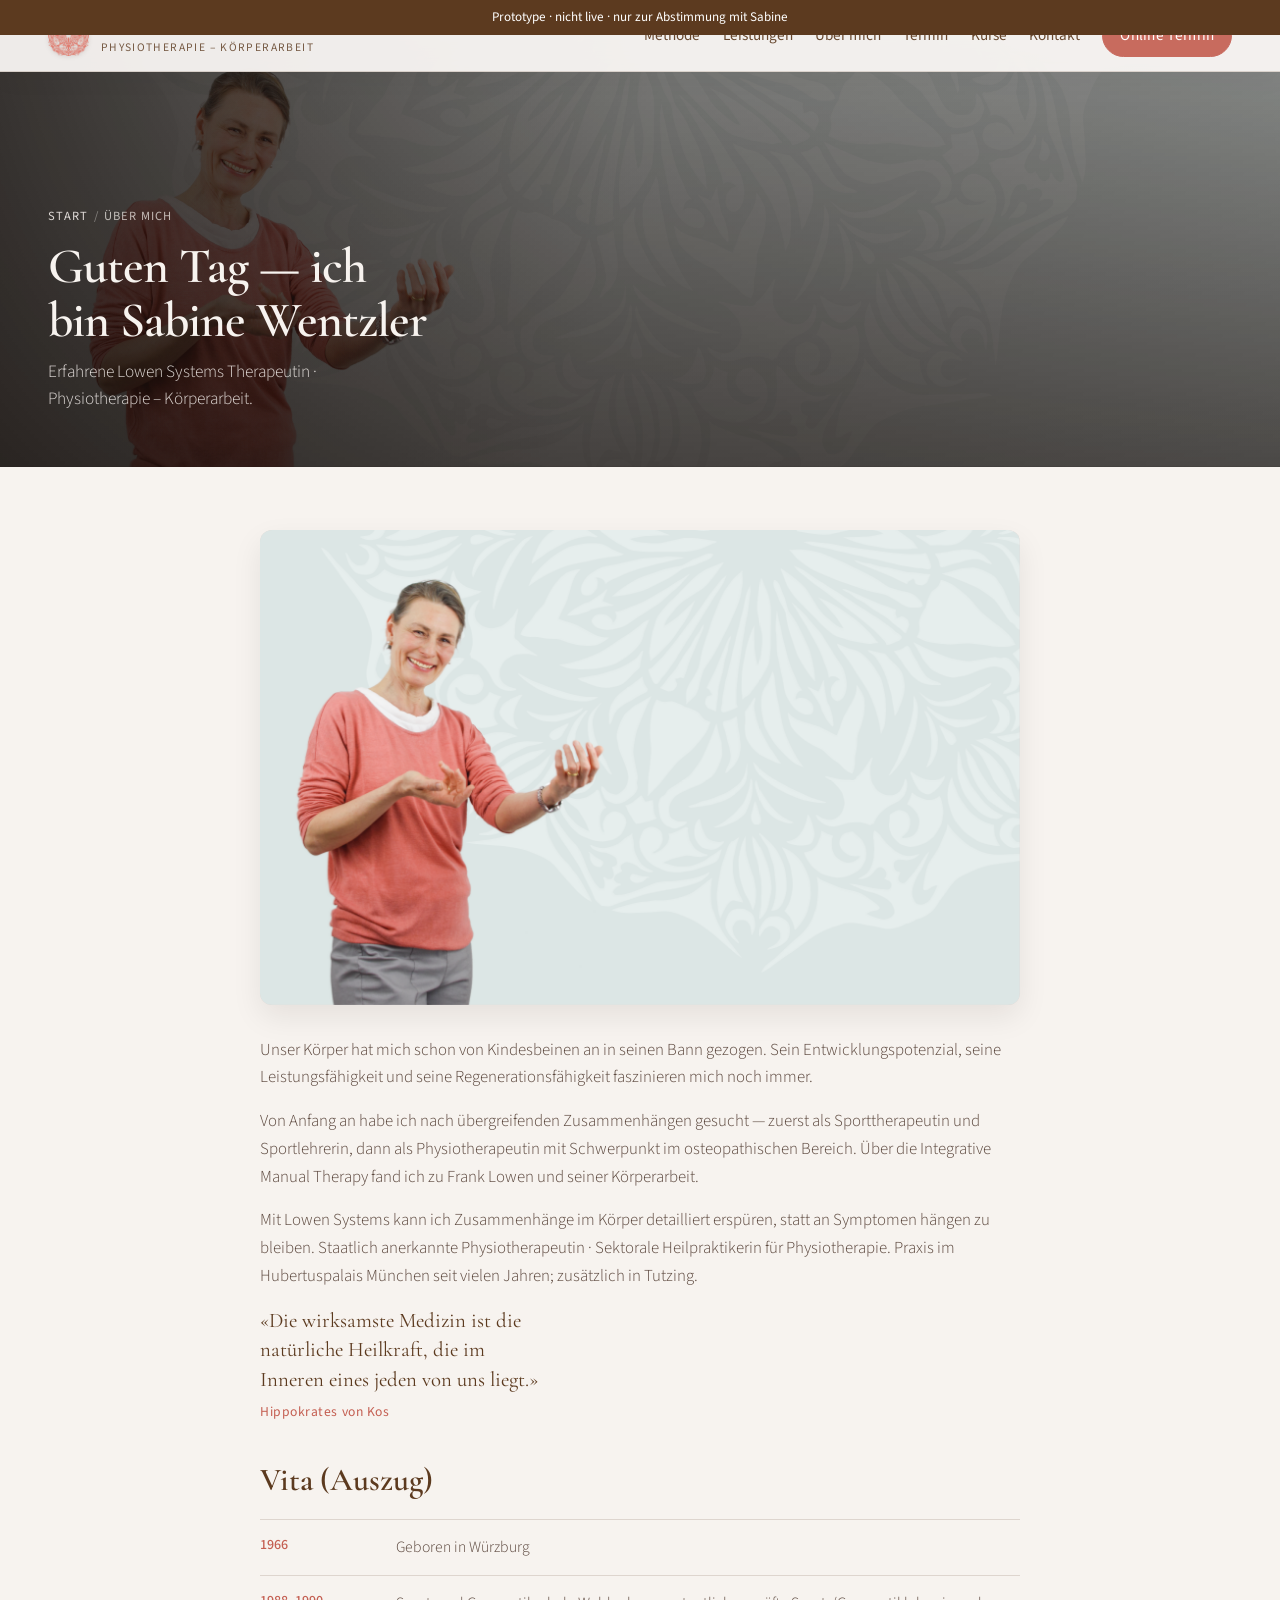
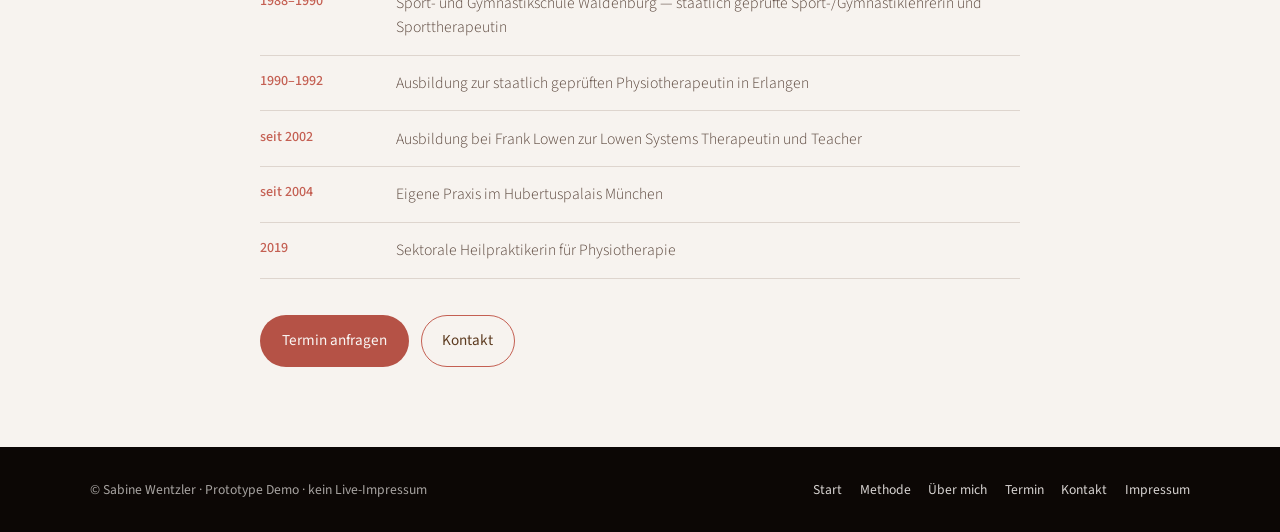
<file: site/ueber-mich.html>
<!DOCTYPE html>
<html lang="de">
<head>
  <meta charset="UTF-8" />
  <meta name="viewport" content="width=device-width, initial-scale=1" />
  <title>Über mich — Sabine Wentzler</title>
  <meta name="description" content="Sabine Wentzler: Lowen Systems Therapeutin, Physiotherapeutin, Praxis München und Tutzing." />
  <meta name="robots" content="noindex, nofollow" />
  <meta name="site-kind" content="other" />
  <meta name="page-type" content="service" />
  <link rel="icon" type="image/png" sizes="32x32" href="assets/favicon.png" />
  <link rel="apple-touch-icon" href="assets/apple-touch-icon.png" />
  <link rel="preconnect" href="https://fonts.googleapis.com" />
  <link rel="preconnect" href="https://fonts.gstatic.com" crossorigin />
  <link href="https://fonts.googleapis.com/css2?family=Cormorant+Garamond:ital,wght@0,500;0,600;0,700;1,500&family=Source+Sans+3:wght@300;400;500;600&display=swap" rel="stylesheet" />
  <link rel="stylesheet" href="css/styles.css" />
</head>
<body class="page-inner">
  <div class="proto-banner">Prototype · nicht live · nur zur Abstimmung mit Sabine</div>
  <a class="skip-link" href="#main">Zum Inhalt</a>
  <header class="site-header is-solid" id="siteHeader">
    <a class="logo" href="index.html">
      <img class="logo-mark" src="assets/logo-mandala.png" alt="" width="40" height="40" />
      <span class="logo-text">Sabine Wentzler<span>Physiotherapie – Körperarbeit</span></span>
    </a>
    <button class="nav-toggle" id="navToggle" type="button" aria-label="Menü öffnen" aria-expanded="false">
      <span></span><span></span><span></span>
    </button>
    <nav class="nav" id="siteNav" aria-label="Hauptnavigation">
      <a href="methode.html">Methode</a>
      <a href="index.html#leistungen">Leistungen</a>
      <a href="ueber-mich.html">Über mich</a>
      <a href="termin.html">Termin</a>
      <a href="kurse.html">Kurse</a>
      <a href="kontakt.html">Kontakt</a>
      <a class="nav-cta" href="termin.html">Online Termin</a>
    </nav>
  </header>

  <main id="main">
    <section class="page-hero" aria-labelledby="page-title">
      <div class="page-hero-media" aria-hidden="true">
        <img src="assets/ueber-mich.png" alt="" width="2189" height="968" style="object-position:18% 20%" />
        <div class="page-hero-veil"></div>
      </div>
      <div class="page-hero-content">
        <p class="crumb"><a href="index.html">Start</a><span>/</span>Über mich</p>
        <h1 id="page-title">Guten Tag — ich bin Sabine Wentzler</h1>
        <p class="page-hero-lead">Erfahrene Lowen Systems Therapeutin · Physiotherapie – Körperarbeit.</p>
      </div>
    </section>
    <section class="page-main">
      <div class="page-main-inner reveal">
        <figure class="portrait-frame face-left media-kenburns">
          <img src="assets/ueber-mich.png" alt="Sabine Wentzler" width="2189" height="968" loading="lazy" />
        </figure>
        <div class="prose">
          <p>Unser Körper hat mich schon von Kindesbeinen an in seinen Bann gezogen. Sein Entwicklungspotenzial, seine Leistungsfähigkeit und seine Regenerationsfähigkeit faszinieren mich noch immer.</p>
          <p>Von Anfang an habe ich nach übergreifenden Zusammenhängen gesucht — zuerst als Sporttherapeutin und Sportlehrerin, dann als Physiotherapeutin mit Schwerpunkt im osteopathischen Bereich. Über die Integrative Manual Therapy fand ich zu Frank Lowen und seiner Körperarbeit.</p>
          <p>Mit Lowen Systems kann ich Zusammenhänge im Körper detailliert erspüren, statt an Symptomen hängen zu bleiben. Staatlich anerkannte Physiotherapeutin · Sektorale Heilpraktikerin für Physiotherapie. Praxis im Hubertuspalais München seit vielen Jahren; zusätzlich in Tutzing.</p>
          <blockquote class="ueber-quote">
            «Die wirksamste Medizin ist die natürliche Heilkraft, die im Inneren eines jeden von uns liegt.»
            <cite>Hippokrates von Kos</cite>
          </blockquote>
          <h2>Vita (Auszug)</h2>
          <dl class="vita-list">
            <div class="vita-row"><dt>1966</dt><dd>Geboren in Würzburg</dd></div>
            <div class="vita-row"><dt>1988–1990</dt><dd>Sport- und Gymnastikschule Waldenburg — staatlich geprüfte Sport-/Gymnastiklehrerin und Sporttherapeutin</dd></div>
            <div class="vita-row"><dt>1990–1992</dt><dd>Ausbildung zur staatlich geprüften Physiotherapeutin in Erlangen</dd></div>
            <div class="vita-row"><dt>seit 2002</dt><dd>Ausbildung bei Frank Lowen zur Lowen Systems Therapeutin und Teacher</dd></div>
            <div class="vita-row"><dt>seit 2004</dt><dd>Eigene Praxis im Hubertuspalais München</dd></div>
            <div class="vita-row"><dt>2019</dt><dd>Sektorale Heilpraktikerin für Physiotherapie</dd></div>
          </dl>
          <div class="page-cta-row">
            <a class="btn btn-primary" href="termin.html">Termin anfragen</a>
            <a class="btn btn-outline" href="kontakt.html">Kontakt</a>
          </div>
        </div>
      </div>
    </section>
  </main>

  <footer class="site-footer">
    <div class="footer-inner">
      <p>© Sabine Wentzler · Prototype Demo · kein Live-Impressum</p>
      <p class="footer-nav">
        <a href="index.html">Start</a>
        <a href="methode.html">Methode</a>
        <a href="ueber-mich.html">Über mich</a>
        <a href="termin.html">Termin</a>
        <a href="kontakt.html">Kontakt</a>
        <a href="impressum.html">Impressum</a>
      </p>
    </div>
  </footer>

  <script src="js/main.js" defer></script>
</body>
</html>
</file>
<file: crm/css/crm.css>
/* Sabine Ops CRM — coral/cream admin UI (not patient marketing) */
:root {
  --accent: #d8786c;
  --accent-strong: #c4655a;
  --accent-soft: #f3e6e3;
  --heading: #744a26;
  --ink: #2a1c16;
  --ink-soft: #6b574c;
  --mint: #dce6e2;
  --blush: #eadad5;
  --paper: #ffffff;
  --paper-warm: #faf7f5;
  --sidebar: #2a1c16;
  --sidebar-hover: #3a2a22;
  --line: rgba(116, 74, 38, 0.14);
  --ok: #3d6b5a;
  --ok-bg: #e4efe9;
  --warn: #9a6b2f;
  --warn-bg: #f5ecd9;
  --danger: #8b3a32;
  --danger-bg: #f5e4e1;
  --draft: #5a6570;
  --draft-bg: #e8eaed;
  --shadow: 0 8px 24px rgba(37, 23, 19, 0.06);
  --radius: 10px;
  --radius-sm: 6px;
  --font: "Source Sans 3", "Segoe UI", system-ui, sans-serif;
  --font-display: "Cormorant Garamond", Georgia, serif;
  --sidebar-w: 240px;
  --ease: cubic-bezier(0.22, 1, 0.36, 1);
}

*,
*::before,
*::after {
  box-sizing: border-box;
  margin: 0;
  padding: 0;
}

html,
body {
  height: 100%;
}

body {
  font-family: var(--font);
  color: var(--ink);
  background: var(--paper-warm);
  line-height: 1.45;
  font-size: 15px;
}

button,
input,
select,
textarea {
  font: inherit;
}

a {
  color: inherit;
  text-decoration: none;
}

/* Proto banner */
.proto-banner {
  background: var(--heading);
  color: #fff;
  text-align: center;
  font-size: 0.8rem;
  padding: 0.4rem 1rem;
  position: sticky;
  top: 0;
  z-index: 100;
}

.proto-banner strong {
  font-weight: 600;
}

/* Shell */
.app {
  display: grid;
  grid-template-columns: var(--sidebar-w) 1fr;
  min-height: calc(100vh - 32px);
}

/* Sidebar */
.sidebar {
  background: var(--sidebar);
  color: #f5ebe6;
  padding: 1.25rem 0 2rem;
  display: flex;
  flex-direction: column;
  position: sticky;
  top: 32px;
  height: calc(100vh - 32px);
  overflow-y: auto;
}

.brand {
  padding: 0 1.25rem 1.25rem;
  border-bottom: 1px solid rgba(255, 255, 255, 0.08);
  margin-bottom: 0.75rem;
}

.brand-mark {
  font-family: var(--font-display);
  font-size: 1.35rem;
  font-weight: 600;
  letter-spacing: -0.01em;
  color: #fff;
}

.brand-sub {
  font-size: 0.72rem;
  opacity: 0.65;
  margin-top: 0.2rem;
}

.brand-badge {
  display: inline-block;
  margin-top: 0.55rem;
  font-size: 0.68rem;
  text-transform: uppercase;
  letter-spacing: 0.06em;
  background: rgba(216, 120, 108, 0.35);
  color: #f8d9d4;
  padding: 0.2rem 0.45rem;
  border-radius: 4px;
}

.nav {
  display: flex;
  flex-direction: column;
  gap: 0.15rem;
  padding: 0 0.65rem;
  flex: 1;
}

.nav-item {
  display: flex;
  align-items: center;
  gap: 0.65rem;
  padding: 0.65rem 0.75rem;
  border-radius: var(--radius-sm);
  color: rgba(245, 235, 230, 0.72);
  border: none;
  background: transparent;
  cursor: pointer;
  text-align: left;
  width: 100%;
  transition: background 0.2s var(--ease), color 0.2s;
}

.nav-item:hover {
  background: var(--sidebar-hover);
  color: #fff;
}

.nav-item.is-active {
  background: rgba(216, 120, 108, 0.28);
  color: #fff;
}

.nav-icon {
  width: 1.15rem;
  text-align: center;
  opacity: 0.85;
  font-size: 0.95rem;
}

.sidebar-foot {
  padding: 1rem 1.25rem 0;
  font-size: 0.72rem;
  opacity: 0.5;
  border-top: 1px solid rgba(255, 255, 255, 0.08);
  margin-top: 1rem;
}

/* Main */
.main {
  padding: 1.5rem clamp(1.25rem, 3vw, 2.25rem) 2.5rem;
  min-width: 0;
}

.page-head {
  display: flex;
  flex-wrap: wrap;
  align-items: flex-end;
  justify-content: space-between;
  gap: 1rem;
  margin-bottom: 1.35rem;
}

.page-head h1 {
  font-family: var(--font-display);
  font-size: 1.85rem;
  font-weight: 600;
  color: var(--heading);
  letter-spacing: -0.02em;
}

.page-head p {
  color: var(--ink-soft);
  font-size: 0.92rem;
  margin-top: 0.2rem;
}

.page-actions {
  display: flex;
  flex-wrap: wrap;
  gap: 0.5rem;
}

/* Buttons */
.btn {
  display: inline-flex;
  align-items: center;
  justify-content: center;
  gap: 0.4rem;
  padding: 0.5rem 0.95rem;
  border-radius: var(--radius-sm);
  border: 1px solid transparent;
  cursor: pointer;
  font-weight: 550;
  font-size: 0.9rem;
  transition: background 0.2s, border-color 0.2s, color 0.2s, transform 0.15s;
}

.btn:active {
  transform: scale(0.98);
}

.btn-primary {
  background: var(--accent);
  color: #fff;
}

.btn-primary:hover {
  background: var(--accent-strong);
}

.btn-ghost {
  background: var(--paper);
  border-color: var(--line);
  color: var(--heading);
}

.btn-ghost:hover {
  background: var(--accent-soft);
}

.btn-danger {
  background: var(--danger-bg);
  color: var(--danger);
  border-color: transparent;
}

.btn-danger:hover {
  background: #ecd5d1;
}

.btn-sm {
  padding: 0.35rem 0.65rem;
  font-size: 0.82rem;
}

/* Cards / stats */
.stat-grid {
  display: grid;
  grid-template-columns: repeat(auto-fit, minmax(160px, 1fr));
  gap: 0.85rem;
  margin-bottom: 1.5rem;
}

.stat {
  background: var(--paper);
  border: 1px solid var(--line);
  border-radius: var(--radius);
  padding: 1rem 1.1rem;
  box-shadow: var(--shadow);
  display: block;
  width: 100%;
  text-align: left;
  color: inherit;
  font: inherit;
  cursor: default;
}

button.stat {
  cursor: pointer;
  transition:
    border-color 0.2s var(--ease),
    box-shadow 0.2s var(--ease),
    transform 0.18s var(--ease),
    background 0.2s var(--ease);
}

button.stat:hover {
  border-color: rgba(216, 120, 108, 0.45);
  background: #fff;
  box-shadow: 0 12px 28px rgba(37, 23, 19, 0.1);
  transform: translateY(-2px);
}

button.stat:focus-visible {
  outline: 2px solid rgba(216, 120, 108, 0.55);
  outline-offset: 2px;
  border-color: var(--accent);
}

button.stat:active {
  transform: translateY(0);
}

.stat-label {
  font-size: 0.78rem;
  color: var(--ink-soft);
  text-transform: uppercase;
  letter-spacing: 0.04em;
}

.stat-value {
  font-family: var(--font-display);
  font-size: 1.85rem;
  color: var(--heading);
  margin-top: 0.15rem;
  line-height: 1.1;
}

.stat-hint {
  font-size: 0.78rem;
  color: var(--ink-soft);
  margin-top: 0.25rem;
}

.stat-cta {
  margin-top: 0.55rem;
  font-size: 0.75rem;
  font-weight: 600;
  color: var(--accent-strong);
  opacity: 0;
  transform: translateY(2px);
  transition: opacity 0.18s var(--ease), transform 0.18s var(--ease);
}

button.stat:hover .stat-cta,
button.stat:focus-visible .stat-cta {
  opacity: 1;
  transform: translateY(0);
}

/* Filter chip / drill-down */
.filter-bar {
  display: flex;
  flex-wrap: wrap;
  align-items: center;
  gap: 0.65rem;
  margin-bottom: 1rem;
  padding: 0.65rem 0.9rem;
  background: var(--accent-soft);
  border: 1px solid rgba(216, 120, 108, 0.28);
  border-radius: var(--radius);
}

.filter-chip {
  display: inline-flex;
  align-items: center;
  gap: 0.4rem;
  padding: 0.3rem 0.7rem;
  border-radius: 999px;
  background: #fff;
  border: 1px solid rgba(216, 120, 108, 0.35);
  color: var(--heading);
  font-size: 0.85rem;
  font-weight: 600;
}

.filter-chip-dot {
  width: 0.45rem;
  height: 0.45rem;
  border-radius: 50%;
  background: var(--accent);
  flex-shrink: 0;
}

.filter-bar-meta {
  flex: 1;
  min-width: 8rem;
  font-size: 0.85rem;
  color: var(--ink-soft);
}

.debtor-list {
  display: grid;
  gap: 0.65rem;
  margin-bottom: 1.15rem;
}

.debtor-card {
  display: flex;
  flex-wrap: wrap;
  align-items: center;
  justify-content: space-between;
  gap: 0.75rem;
  padding: 0.85rem 1.1rem;
  background: var(--danger-bg);
  border: 1px solid rgba(139, 58, 50, 0.18);
  border-radius: var(--radius);
}

.debtor-card strong {
  color: var(--danger);
}

.debtor-card .muted {
  color: var(--ink-soft);
}

.panel {
  background: var(--paper);
  border: 1px solid var(--line);
  border-radius: var(--radius);
  box-shadow: var(--shadow);
  margin-bottom: 1.15rem;
  overflow: hidden;
}

.panel-head {
  display: flex;
  align-items: center;
  justify-content: space-between;
  gap: 0.75rem;
  padding: 0.85rem 1.1rem;
  border-bottom: 1px solid var(--line);
  background: linear-gradient(180deg, #fff 0%, var(--paper-warm) 100%);
}

.panel-head h2 {
  font-size: 0.95rem;
  font-weight: 600;
  color: var(--heading);
}

.panel-body {
  padding: 0;
}

.panel-body.pad {
  padding: 1.1rem;
}

/* Tables */
.table-wrap {
  overflow-x: auto;
}

table {
  width: 100%;
  border-collapse: collapse;
  font-size: 0.9rem;
}

th,
td {
  text-align: left;
  padding: 0.7rem 1.1rem;
  border-bottom: 1px solid var(--line);
  vertical-align: middle;
}

th {
  font-size: 0.72rem;
  text-transform: uppercase;
  letter-spacing: 0.05em;
  color: var(--ink-soft);
  font-weight: 600;
  background: rgba(250, 247, 245, 0.7);
}

tr:last-child td {
  border-bottom: none;
}

tr.clickable {
  cursor: pointer;
  transition: background 0.15s;
}

tr.clickable:hover {
  background: var(--accent-soft);
}

.muted {
  color: var(--ink-soft);
  font-size: 0.85rem;
}

/* Badges */
.badge {
  display: inline-flex;
  align-items: center;
  padding: 0.18rem 0.5rem;
  border-radius: 999px;
  font-size: 0.72rem;
  font-weight: 600;
  letter-spacing: 0.02em;
  white-space: nowrap;
}

.badge-ok {
  background: var(--ok-bg);
  color: var(--ok);
}

.badge-warn {
  background: var(--warn-bg);
  color: var(--warn);
}

.badge-danger {
  background: var(--danger-bg);
  color: var(--danger);
}

.badge-draft {
  background: var(--draft-bg);
  color: var(--draft);
}

.badge-accent {
  background: var(--accent-soft);
  color: var(--accent-strong);
}

.badge-mint {
  background: var(--mint);
  color: #3a554c;
}

.tag {
  display: inline-block;
  font-size: 0.72rem;
  padding: 0.12rem 0.4rem;
  border-radius: 4px;
  background: var(--blush);
  color: var(--heading);
  margin-right: 0.25rem;
}

/* Split / detail */
.split {
  display: grid;
  grid-template-columns: 1fr 1fr;
  gap: 1.15rem;
}

@media (max-width: 960px) {
  .app {
    grid-template-columns: 1fr;
  }

  .sidebar {
    position: relative;
    top: 0;
    height: auto;
  }

  .nav {
    flex-direction: row;
    flex-wrap: wrap;
  }

  .nav-item {
    flex: 1 1 auto;
  }

  .split {
    grid-template-columns: 1fr;
  }
}

/* Forms */
.form-grid {
  display: grid;
  grid-template-columns: 1fr 1fr;
  gap: 0.85rem 1rem;
}

.form-grid .full {
  grid-column: 1 / -1;
}

label.field {
  display: flex;
  flex-direction: column;
  gap: 0.3rem;
  font-size: 0.78rem;
  font-weight: 600;
  color: var(--ink-soft);
  text-transform: uppercase;
  letter-spacing: 0.03em;
}

.field input,
.field select,
.field textarea {
  padding: 0.55rem 0.7rem;
  border: 1px solid var(--line);
  border-radius: var(--radius-sm);
  background: #fff;
  color: var(--ink);
  text-transform: none;
  letter-spacing: normal;
  font-weight: 400;
  font-size: 0.92rem;
}

.field input:focus,
.field select:focus,
.field textarea:focus {
  outline: 2px solid rgba(216, 120, 108, 0.35);
  border-color: var(--accent);
}

/* Invoice PDF mock */
.pdf-sheet {
  background: #fff;
  border: 1px solid var(--line);
  border-radius: var(--radius);
  padding: 2rem 2.25rem;
  max-width: 720px;
  margin: 0 auto;
  box-shadow: var(--shadow);
  font-size: 0.92rem;
}

.pdf-head {
  display: flex;
  justify-content: space-between;
  gap: 1.5rem;
  margin-bottom: 1.75rem;
  padding-bottom: 1.25rem;
  border-bottom: 2px solid var(--accent-soft);
}

.pdf-brand {
  font-family: var(--font-display);
  font-size: 1.4rem;
  color: var(--heading);
  font-weight: 600;
}

.pdf-meta {
  text-align: right;
  color: var(--ink-soft);
  font-size: 0.85rem;
}

.pdf-meta strong {
  display: block;
  color: var(--ink);
  font-size: 1.05rem;
  margin-bottom: 0.35rem;
}

.pdf-parties {
  display: grid;
  grid-template-columns: 1fr 1fr;
  gap: 1.5rem;
  margin-bottom: 1.5rem;
}

.pdf-parties h3 {
  font-size: 0.72rem;
  text-transform: uppercase;
  letter-spacing: 0.05em;
  color: var(--ink-soft);
  margin-bottom: 0.35rem;
}

.pdf-table {
  width: 100%;
  margin: 1rem 0 1.5rem;
}

.pdf-table th {
  background: var(--accent-soft);
  color: var(--heading);
}

.pdf-total {
  text-align: right;
  font-size: 1.15rem;
  font-weight: 600;
  color: var(--heading);
  margin-bottom: 1.25rem;
}

.pdf-note {
  font-size: 0.82rem;
  color: var(--ink-soft);
  border-top: 1px solid var(--line);
  padding-top: 1rem;
}

/* Toast */
.toast {
  position: fixed;
  bottom: 1.25rem;
  right: 1.25rem;
  background: var(--sidebar);
  color: #fff;
  padding: 0.75rem 1.1rem;
  border-radius: var(--radius-sm);
  box-shadow: 0 12px 32px rgba(0, 0, 0, 0.2);
  font-size: 0.88rem;
  z-index: 200;
  opacity: 0;
  transform: translateY(8px);
  pointer-events: none;
  transition: opacity 0.25s, transform 0.25s;
  max-width: 320px;
}

.toast.is-on {
  opacity: 1;
  transform: translateY(0);
}

/* Empty / helper */
.hint-box {
  background: var(--accent-soft);
  border-radius: var(--radius);
  padding: 0.85rem 1rem;
  font-size: 0.88rem;
  color: var(--heading);
  margin-bottom: 1.15rem;
}

.flow-steps {
  display: flex;
  flex-wrap: wrap;
  gap: 0.45rem;
  margin-bottom: 1.15rem;
}

.flow-step {
  appearance: none;
  -webkit-appearance: none;
  font: inherit;
  font-size: 0.78rem;
  padding: 0.35rem 0.7rem;
  border-radius: 999px;
  background: var(--paper);
  border: 1px solid var(--line);
  color: var(--ink-soft);
  cursor: pointer;
  transition: background 0.15s, border-color 0.15s, color 0.15s, box-shadow 0.15s;
}

.flow-step:hover {
  background: var(--accent-soft);
  border-color: var(--accent);
  color: var(--heading);
}

.flow-step:focus-visible {
  outline: 2px solid var(--accent);
  outline-offset: 2px;
}

.flow-step:active {
  transform: scale(0.98);
}

.flow-step.is-current {
  background: var(--accent);
  border-color: var(--accent);
  color: #fff;
  font-weight: 600;
}

.flow-step.is-current:hover {
  background: var(--accent-strong);
  border-color: var(--accent-strong);
  color: #fff;
}

.view-hidden {
  display: none !important;
}

.money {
  font-variant-numeric: tabular-nums;
  font-weight: 600;
}

.row-actions {
  display: flex;
  flex-wrap: wrap;
  gap: 0.35rem;
}

.back-link {
  display: inline-flex;
  align-items: center;
  gap: 0.35rem;
  color: var(--ink-soft);
  font-size: 0.88rem;
  margin-bottom: 0.75rem;
  cursor: pointer;
  background: none;
  border: none;
  padding: 0;
}

.back-link:hover {
  color: var(--accent-strong);
}
</file>
<file: site/css/styles.css>
/* Palette from sabinewentzler.de (WPEX customizer + mandala coral), deepened for cinematic hero */
:root {
  --accent: #c45f52;
  --accent-strong: #b55246;
  --accent-soft: #f0e4e1;
  --heading: #5c3a1f;
  --ink: #241711;
  --ink-soft: #5a463c;
  --mint: #d5e2dd;
  --blush: #e6d5cf;
  --paper: #ffffff;
  --paper-warm: #f7f3ef;
  --deep: #1c120f;
  --deep-soft: #140d0a;
  --footer: #0c0705;
  --line: rgba(92, 58, 31, 0.16);
  --shadow-card: 0 12px 30px rgba(28, 18, 15, 0.08);
  --radius: 12px;
  --radius-sm: 8px;
  --font-display: "Cormorant Garamond", "Iowan Old Style", "Palatino Linotype", serif;
  --font-body: "Source Sans 3", "Avenir Next", "Segoe UI", sans-serif;
  --ease: cubic-bezier(0.23, 1, 0.32, 1);
  --ease-out: cubic-bezier(0.23, 1, 0.32, 1);
  --ease-in-out: cubic-bezier(0.77, 0, 0.175, 1);
  --header-h: 4.5rem;
}

*,
*::before,
*::after {
  box-sizing: border-box;
  margin: 0;
  padding: 0;
}

html {
  scroll-behavior: auto;
}

body {
  font-family: var(--font-body);
  color: var(--ink);
  background: var(--paper-warm);
  line-height: 1.55;
  font-weight: 400;
  overflow-x: hidden;
}

img {
  max-width: 100%;
  display: block;
}

a {
  color: inherit;
  text-decoration: none;
}

button,
input,
select,
textarea {
  font: inherit;
}

.skip-link {
  position: absolute;
  left: -999px;
  top: 0;
  background: #fff;
  padding: 0.5rem 1rem;
  z-index: 100;
}

.skip-link:focus {
  left: 0.5rem;
  top: 0.5rem;
}

.proto-banner {
  background: var(--heading);
  color: #fff;
  text-align: center;
  font-size: 0.82rem;
  padding: 0.45rem 1rem;
  position: relative;
  z-index: 50;
}

/* ——— Header ——— */
.site-header {
  position: fixed;
  inset: 0 0 auto;
  height: var(--header-h);
  z-index: 40;
  display: flex;
  align-items: center;
  justify-content: space-between;
  padding: 0 clamp(1.25rem, 4vw, 3rem);
  transition: background 0.4s var(--ease), backdrop-filter 0.4s var(--ease), color 0.3s, box-shadow 0.3s;
  color: #faf7f5;
}

.site-header.is-solid {
  background: rgba(250, 247, 245, 0.94);
  backdrop-filter: blur(14px);
  color: var(--heading);
  border-bottom: 1px solid var(--line);
  box-shadow: 0 8px 24px rgba(37, 23, 19, 0.04);
}

.logo {
  display: flex;
  align-items: center;
  gap: 0.75rem;
  font-family: var(--font-display);
  font-size: 1.35rem;
  font-weight: 600;
  letter-spacing: -0.01em;
  line-height: 1.1;
}

.logo-mark {
  width: 2.55rem;
  height: 2.55rem;
  object-fit: contain;
  flex-shrink: 0;
  filter: drop-shadow(0 1px 2px rgba(37, 23, 19, 0.18));
}

.logo-text {
  display: block;
}

.logo-text span {
  display: block;
  font-family: var(--font-body);
  font-size: 0.72rem;
  font-weight: 400;
  letter-spacing: 0.12em;
  text-transform: uppercase;
  opacity: 0.82;
  margin-top: 0.12rem;
}

.nav {
  display: flex;
  align-items: center;
  gap: 1.4rem;
}

.nav a {
  font-size: 0.95rem;
  opacity: 0.92;
  transition: opacity 0.2s, color 0.2s;
}

.nav a:hover {
  opacity: 1;
  color: var(--accent-strong);
}

.site-header.is-solid .nav a:hover {
  color: var(--accent);
}

.nav-cta {
  padding: 0.55rem 1.05rem;
  border: 1px solid currentColor;
  border-radius: 999px;
  font-size: 0.88rem;
  letter-spacing: 0.02em;
}

.site-header.is-solid .nav-cta {
  background: var(--accent);
  border-color: var(--accent);
  color: #fff;
}

.site-header.is-solid .nav-cta:hover {
  background: var(--accent-strong);
  border-color: var(--accent-strong);
  color: #fff;
}

.nav-toggle {
  display: none;
  width: 2.5rem;
  height: 2.5rem;
  border: 0;
  background: transparent;
  color: inherit;
  cursor: pointer;
}

.nav-toggle span {
  display: block;
  width: 1.35rem;
  height: 1.5px;
  margin: 0.28rem auto;
  background: currentColor;
}

@media (max-width: 860px) {
  .nav-toggle {
    display: block;
  }

  .nav {
    position: fixed;
    inset: calc(var(--header-h) + 1.7rem) 0 auto;
    background: rgba(250, 247, 245, 0.98);
    color: var(--heading);
    flex-direction: column;
    align-items: stretch;
    padding: 1.25rem;
    gap: 0.85rem;
    border-bottom: 1px solid var(--line);
    transform: translateY(-120%);
    opacity: 0;
    pointer-events: none;
    transition: transform 0.35s var(--ease), opacity 0.35s;
  }

  .nav.is-open {
    transform: none;
    opacity: 1;
    pointer-events: auto;
  }

  .site-header.is-solid,
  .site-header.menu-open {
    background: rgba(250, 247, 245, 0.98);
    color: var(--heading);
  }
}

/* ——— Hero ——— */
/* Single Startbild + calm Ken Burns zoom toward Sabine */
.hero {
  position: relative;
  min-height: 100vh;
  min-height: 100dvh;
  display: grid;
  align-items: end;
  padding:
    calc(var(--header-h) + 2.5rem)
    clamp(1.25rem, 4vw, 3rem)
    clamp(3rem, 8vh, 5rem);
  color: #f7f3ef;
  overflow: hidden;
  isolation: isolate;
  background: #140d0a;
}

.hero-media {
  position: absolute;
  inset: 0;
  z-index: 0;
}

.hero-frame {
  position: absolute;
  inset: 0;
  overflow: hidden;
}

.hero-photo {
  position: absolute;
  inset: 0;
  width: 100%;
  height: 100%;
  object-fit: cover;
  /* Face + upper torso — keep head in first viewport */
  object-position: 42% 22%;
  will-change: transform;
  animation: heroKenBurns 22s var(--ease-in-out) infinite alternate;
}

.hero-veil {
  position: absolute;
  inset: 0;
  pointer-events: none;
  z-index: 1;
  background:
    /* Soft top so face stays readable, not crushed into black */
    linear-gradient(180deg, rgba(20, 13, 10, 0.28) 0%, rgba(20, 13, 10, 0.06) 18%, transparent 36%),
    /* Left column for brand/copy contrast */
    linear-gradient(105deg, rgba(20, 13, 10, 0.74) 0%, rgba(20, 13, 10, 0.32) 46%, rgba(20, 13, 10, 0.16) 100%),
    linear-gradient(180deg, transparent 48%, rgba(20, 13, 10, 0.72) 100%);
}

.hero-content {
  position: relative;
  z-index: 2;
  max-width: 38rem;
}

.hero-brand {
  font-family: var(--font-display);
  font-size: clamp(2.9rem, 8.2vw, 4.8rem);
  font-weight: 600;
  letter-spacing: -0.02em;
  line-height: 1.02;
  margin-bottom: 0.35rem;
  text-shadow: 0 10px 36px rgba(0, 0, 0, 0.35);
}

.hero-brand-sub {
  font-size: 0.75rem;
  letter-spacing: 0.14em;
  text-transform: uppercase;
  margin-bottom: 1.35rem;
  color: rgba(247, 243, 239, 0.9);
}

.hero h1 {
  font-family: var(--font-display);
  font-size: clamp(1.4rem, 3vw, 1.95rem);
  font-weight: 500;
  line-height: 1.28;
  max-width: 24ch;
  margin-bottom: 0.85rem;
}

.hero-lead {
  font-size: clamp(1.02rem, 2vw, 1.14rem);
  font-weight: 300;
  max-width: 40ch;
  color: rgba(247, 243, 239, 0.9);
  margin-bottom: 1.65rem;
}

.hero-actions {
  display: flex;
  flex-wrap: wrap;
  gap: 0.75rem;
}

.hero .hero-brand,
.hero .hero-brand-sub,
.hero h1,
.hero .hero-lead,
.hero .hero-actions {
  animation: heroEnter 0.9s var(--ease-out) both;
}

.hero .hero-brand { animation-delay: 0.05s; }
.hero .hero-brand-sub { animation-delay: 0.12s; }
.hero h1 { animation-delay: 0.2s; }
.hero .hero-lead { animation-delay: 0.3s; }
.hero .hero-actions { animation-delay: 0.4s; }

@media (max-width: 700px) {
  .hero-photo {
    /* Taller crop on phones: bias toward Sabine's face */
    object-position: 38% 18%;
  }
}

.page-termin .hero {
  min-height: auto;
}

/* Compact hero for Termin page (no journey) */
.hero-compact {
  position: relative;
  min-height: 52vh;
  display: grid;
  align-items: end;
  padding: calc(var(--header-h) + 2rem) clamp(1.25rem, 4vw, 3rem) clamp(2.5rem, 6vh, 4rem);
  color: #f7f3ef;
  overflow: hidden;
  background: var(--deep);
}

.hero-compact .hero-bg {
  position: absolute;
  inset: 0;
  background:
    linear-gradient(105deg, rgba(20, 13, 10, 0.72) 0%, rgba(20, 13, 10, 0.4) 48%, rgba(20, 13, 10, 0.28) 100%),
    linear-gradient(180deg, rgba(20, 13, 10, 0.2) 0%, rgba(20, 13, 10, 0.55) 100%),
    url("../assets/startbild.jpg") center / cover no-repeat;
}

.hero-compact .hero-content {
  position: relative;
  z-index: 1;
  max-width: 38rem;
  opacity: 1;
  transform: none;
  pointer-events: auto;
}

.hero-compact .hero-brand,
.hero-compact .hero-brand-sub,
.hero-compact h1,
.hero-compact .hero-lead {
  animation: heroEnter 0.85s var(--ease-out) both;
}

.hero-compact .hero-brand { animation-delay: 0.04s; }
.hero-compact .hero-brand-sub { animation-delay: 0.12s; }
.hero-compact h1 { animation-delay: 0.2s; }
.hero-compact .hero-lead { animation-delay: 0.3s; }

.hero-compact h1 {
  font-family: var(--font-display);
  font-size: clamp(1.4rem, 3vw, 1.95rem);
  font-weight: 500;
  line-height: 1.28;
  max-width: 24ch;
  margin-bottom: 0.85rem;
}

.btn {
  display: inline-flex;
  align-items: center;
  justify-content: center;
  gap: 0.45rem;
  padding: 0.85rem 1.3rem;
  border-radius: 999px;
  border: 1px solid transparent;
  font-size: 0.95rem;
  cursor: pointer;
  text-decoration: none;
  transition: transform 0.25s var(--ease), background 0.25s, color 0.25s, border-color 0.25s;
}

.btn:hover {
  transform: translateY(-1px);
}

a.btn,
a.btn:hover,
a.btn:focus,
a.btn:focus-visible {
  text-decoration: none;
}

.btn-primary {
  background: var(--accent-strong);
  color: #faf7f5;
}

.btn-primary:hover,
.btn-primary:focus,
.btn-primary:focus-visible {
  background: #9f4338;
  color: #faf7f5;
}

a.btn-primary,
a.btn-primary:hover,
a.btn-primary:focus,
a.btn-primary:focus-visible {
  color: #faf7f5;
}

.btn-ghost {
  border-color: rgba(250, 247, 245, 0.55);
  color: #faf7f5;
  background: transparent;
}

.btn-ghost:hover,
.btn-ghost:focus-visible {
  background: rgba(250, 247, 245, 0.1);
  color: #faf7f5;
}

.btn-dark {
  background: var(--heading);
  color: #faf7f5;
}

.btn-dark:hover,
.btn-dark:focus-visible {
  background: var(--deep);
  color: #faf7f5;
}

a.btn-dark,
a.btn-dark:hover,
a.btn-dark:focus,
a.btn-dark:focus-visible {
  color: #faf7f5;
}

.btn-outline {
  border-color: var(--accent);
  color: var(--heading);
  background: transparent;
}

.btn-outline:hover,
.btn-outline:focus-visible {
  background: var(--accent-soft);
  color: var(--heading);
}

a.btn-outline,
a.btn-outline:hover,
a.btn-outline:focus,
a.btn-outline:focus-visible {
  color: var(--heading);
  text-decoration: none;
}

/* ——— Sections ——— */
.section {
  padding: clamp(4rem, 10vh, 6.5rem) clamp(1.25rem, 4vw, 3rem);
}

.section-inner {
  max-width: 1100px;
  margin: 0 auto;
}

.section-kicker {
  font-size: 0.75rem;
  letter-spacing: 0.14em;
  text-transform: uppercase;
  color: var(--heading);
  margin-bottom: 0.75rem;
}

.section-title {
  font-family: var(--font-display);
  font-size: clamp(1.95rem, 4vw, 2.75rem);
  font-weight: 600;
  letter-spacing: -0.015em;
  color: var(--heading);
  max-width: 18ch;
  line-height: 1.12;
  margin-bottom: 0.85rem;
}

.section-lead {
  font-size: 1.08rem;
  color: var(--ink-soft);
  max-width: 44ch;
  font-weight: 300;
  margin-bottom: 2.25rem;
}

.reveal {
  opacity: 0;
  transform: translateY(16px);
  transition:
    opacity 0.65s var(--ease-out),
    transform 0.65s var(--ease-out);
}

.reveal.is-visible {
  opacity: 1;
  transform: none;
}

/* ——— Methode bridge (after hero journey) ——— */
.methode {
  background:
    linear-gradient(180deg, #efe8e3 0%, var(--paper-warm) 70%);
}

.methode-grid {
  display: grid;
  grid-template-columns: minmax(0, 1.15fr) minmax(0, 0.85fr);
  gap: clamp(2rem, 5vw, 3.5rem);
  align-items: center;
}

.methode-copy p {
  color: var(--ink-soft);
  max-width: 46ch;
  margin-bottom: 1rem;
}

.methode-actions {
  display: flex;
  flex-wrap: wrap;
  gap: 0.75rem;
  margin-top: 1.6rem;
}

.methode-still {
  margin: 0;
  overflow: hidden;
  border-radius: calc(var(--radius) + 2px);
  aspect-ratio: 4 / 3;
  background: var(--blush);
  box-shadow: var(--shadow-card);
}

.methode-still img {
  width: 100%;
  height: 100%;
  object-fit: cover;
  object-position: 42% 55%;
}

@media (max-width: 860px) {
  .methode-grid {
    grid-template-columns: 1fr;
  }

  .methode-still {
    max-width: 22rem;
    width: 100%;
  }
}

/* ——— Leistungen cards (ящички) ——— */
.leistungen {
  background:
    linear-gradient(180deg, var(--mint) 0%, #e8efec 55%, var(--paper-warm) 100%);
}

.service-grid {
  display: grid;
  grid-template-columns: repeat(3, 1fr);
  gap: 1.15rem;
}

.service-card {
  display: flex;
  flex-direction: column;
  background: var(--paper);
  border: 1px solid rgba(116, 74, 38, 0.08);
  border-radius: var(--radius);
  padding: 1.45rem 1.35rem 1.3rem;
  box-shadow: var(--shadow-card);
  min-height: 100%;
  transition:
    border-color 0.25s var(--ease),
    background 0.25s var(--ease),
    transform 0.25s var(--ease-out),
    box-shadow 0.25s var(--ease);
}

.service-card:focus-within {
  border-color: var(--accent);
  background: #fffaf9;
  box-shadow: 0 14px 32px rgba(37, 23, 19, 0.1);
}

@media (hover: hover) and (pointer: fine) {
  .service-card:hover {
    border-color: var(--accent);
    background: #fffaf9;
    transform: translateY(-3px);
    box-shadow: 0 14px 32px rgba(37, 23, 19, 0.1);
  }
}

.service-icon {
  width: 2.75rem;
  height: 2.75rem;
  border-radius: 50%;
  background: var(--accent);
  color: #fff;
  display: grid;
  place-items: center;
  margin-bottom: 1.1rem;
  flex-shrink: 0;
}

.service-icon svg {
  width: 1.25rem;
  height: 1.25rem;
  fill: none;
  stroke: currentColor;
  stroke-width: 1.6;
  stroke-linecap: round;
  stroke-linejoin: round;
}

.service-card h3 {
  font-family: var(--font-display);
  font-size: 1.35rem;
  font-weight: 600;
  color: var(--heading);
  line-height: 1.2;
  margin-bottom: 0.55rem;
}

.service-card p {
  color: var(--ink-soft);
  font-size: 0.98rem;
  font-weight: 300;
  flex: 1;
  margin-bottom: 1.15rem;
}

.service-link {
  color: var(--accent);
  font-size: 0.95rem;
  font-weight: 500;
  display: inline-flex;
  align-items: center;
  gap: 0.35rem;
  margin-top: auto;
  transition: gap 0.2s, color 0.2s;
}

.service-card:hover .service-link {
  gap: 0.55rem;
  color: var(--accent-strong);
}

@media (max-width: 900px) {
  .service-grid {
    grid-template-columns: repeat(2, 1fr);
  }
}

@media (max-width: 560px) {
  .service-grid {
    grid-template-columns: 1fr;
  }
}

/* Über */
.ueber {
  background:
    radial-gradient(600px 360px at 100% 0%, rgba(189, 125, 120, 0.12), transparent 55%),
    var(--paper);
}

.ueber-grid {
  display: grid;
  grid-template-columns: 1.05fr 0.95fr;
  gap: clamp(2rem, 5vw, 4rem);
  align-items: center;
}

.ueber-portrait {
  min-height: 28rem;
  border-radius: var(--radius);
  background: var(--blush);
  position: relative;
  overflow: hidden;
  box-shadow: var(--shadow-card);
}

.ueber-portrait img {
  width: 100%;
  height: 100%;
  min-height: 28rem;
  object-fit: cover;
  object-position: 18% 20%;
}

.ueber-portrait::before {
  content: "";
  position: absolute;
  inset: 0;
  z-index: 1;
  pointer-events: none;
  background: linear-gradient(165deg, rgba(37, 23, 19, 0.08), rgba(37, 23, 19, 0.32));
}

.ueber-portrait::after {
  content: "Sabine Wentzler";
  position: absolute;
  left: 1.25rem;
  bottom: 1.25rem;
  z-index: 2;
  color: rgba(250, 247, 245, 0.95);
  font-family: var(--font-display);
  font-size: 1.25rem;
}

.ueber-copy p {
  color: var(--ink-soft);
  margin-bottom: 1rem;
  max-width: 42ch;
}

.ueber-quote {
  font-family: var(--font-display);
  font-size: 1.3rem;
  line-height: 1.4;
  color: var(--heading);
  margin: 1.75rem 0 0.5rem;
  max-width: 28ch;
}

.ueber-quote cite {
  display: block;
  font-family: var(--font-body);
  font-size: 0.85rem;
  font-style: normal;
  color: var(--accent);
  margin-top: 0.5rem;
  letter-spacing: 0.04em;
}

@media (max-width: 800px) {
  .ueber-grid {
    grid-template-columns: 1fr;
  }

  .ueber-portrait {
    min-height: 18rem;
  }
}

/* Termin mock */
.termin-section {
  background: var(--deep);
  color: #faf7f5;
}

.termin-section .section-kicker {
  color: var(--blush);
}

.termin-section .section-title {
  color: #faf7f5;
}

.termin-section .section-lead {
  color: rgba(250, 247, 245, 0.88);
}

.termin-section .booking-step a {
  color: #f3cfc9;
  text-decoration: underline;
  text-underline-offset: 0.15em;
}

.termin-section .booking-step a:hover,
.termin-section .booking-step a:focus-visible {
  color: #faf7f5;
}

.termin-home-actions {
  display: flex;
  flex-wrap: wrap;
  gap: 0.65rem;
  margin-top: 0.5rem;
}

.termin-section .btn-outline {
  border-color: rgba(250, 247, 245, 0.55);
  color: #faf7f5;
  background: transparent;
}

.termin-section .btn-outline:hover,
.termin-section .btn-outline:focus-visible {
  background: rgba(250, 247, 245, 0.1);
  color: #faf7f5;
}

.termin-section a.btn-outline,
.termin-section a.btn-outline:hover,
.termin-section a.btn-outline:focus,
.termin-section a.btn-outline:focus-visible {
  color: #faf7f5;
}

.termin-section .booking-note a {
  color: #f3cfc9;
  text-decoration: underline;
  text-underline-offset: 0.15em;
}

.booking-shell {
  display: grid;
  grid-template-columns: 1.1fr 0.9fr;
  gap: 2rem;
  align-items: start;
}

.booking-steps {
  display: grid;
  gap: 1rem;
}

.booking-step {
  display: grid;
  grid-template-columns: 2.5rem 1fr;
  gap: 0.85rem;
  align-items: start;
}

.step-num {
  font-family: var(--font-display);
  font-size: 1.4rem;
  color: var(--accent-strong);
  line-height: 1;
}

.booking-step h3 {
  font-size: 1.05rem;
  font-weight: 500;
  margin-bottom: 0.25rem;
}

.booking-step p {
  color: rgba(250, 247, 245, 0.82);
  font-size: 0.95rem;
}

.booking-panel {
  background: rgba(250, 247, 245, 0.06);
  border: 1px solid rgba(250, 247, 245, 0.14);
  padding: 1.35rem;
  border-radius: var(--radius);
}

.booking-panel label {
  display: block;
  font-size: 0.78rem;
  letter-spacing: 0.08em;
  text-transform: uppercase;
  color: rgba(250, 247, 245, 0.78);
  margin-bottom: 0.4rem;
  margin-top: 0.85rem;
}

.booking-panel label:first-child {
  margin-top: 0;
}

.booking-panel select,
.booking-panel input {
  width: 100%;
  background: rgba(15, 9, 7, 0.35);
  border: 1px solid rgba(250, 247, 245, 0.18);
  color: #faf7f5;
  padding: 0.7rem 0.8rem;
  border-radius: var(--radius-sm);
}

.slot-row {
  display: flex;
  flex-wrap: wrap;
  gap: 0.45rem;
  margin-top: 0.35rem;
}

.slot {
  padding: 0.5rem 0.75rem;
  border: 1px solid rgba(250, 247, 245, 0.25);
  background: transparent;
  color: #faf7f5;
  cursor: pointer;
  border-radius: var(--radius-sm);
  font-size: 0.88rem;
  transition: background 0.2s, border-color 0.2s;
}

.slot:hover,
.slot.is-selected {
  background: rgba(189, 125, 120, 0.28);
  border-color: var(--accent-strong);
}

.booking-panel .btn {
  width: 100%;
  margin-top: 1.25rem;
}

.booking-note {
  margin-top: 0.85rem;
  font-size: 0.85rem;
  color: rgba(250, 247, 245, 0.82);
}

@media (max-width: 800px) {
  .booking-shell {
    grid-template-columns: 1fr;
  }
}

/* Kurse teaser */
.kurse {
  background:
    linear-gradient(120deg, rgba(220, 230, 226, 0.7), transparent 45%),
    var(--paper-warm);
}

.kurse-banner {
  display: grid;
  grid-template-columns: 1.4fr auto;
  gap: 1.5rem;
  align-items: end;
  padding-top: 0.5rem;
  border-top: 1px solid var(--line);
}

.kurse-banner p {
  color: var(--ink-soft);
  max-width: 46ch;
  margin-top: 0.5rem;
}

.waitlist {
  display: grid;
  gap: 0.65rem;
  min-width: min(100%, 18rem);
}

.waitlist input[type="email"] {
  padding: 0.8rem 0.9rem;
  border: 1px solid var(--line);
  background: #fff;
  border-radius: var(--radius-sm);
  color: var(--ink);
}

.waitlist .consent {
  display: flex;
  gap: 0.5rem;
  align-items: flex-start;
  font-size: 0.82rem;
  color: var(--ink-soft);
}

.waitlist .consent input {
  margin-top: 0.2rem;
}

.waitlist-msg {
  font-size: 0.9rem;
  color: var(--accent);
  min-height: 1.2em;
}

@media (max-width: 700px) {
  .kurse-banner {
    grid-template-columns: 1fr;
  }
}

/* WhatsApp band */
.wa-band {
  background: var(--heading);
  color: #faf7f5;
  padding: clamp(3rem, 7vh, 4.5rem) clamp(1.25rem, 4vw, 3rem);
}

.wa-inner {
  max-width: 1100px;
  margin: 0 auto;
  display: flex;
  flex-wrap: wrap;
  gap: 1.5rem;
  align-items: center;
  justify-content: space-between;
}

.wa-inner h2 {
  font-family: var(--font-display);
  font-size: clamp(1.55rem, 3vw, 2.1rem);
  font-weight: 600;
  max-width: 18ch;
  line-height: 1.2;
}

.wa-inner p {
  color: rgba(250, 247, 245, 0.8);
  max-width: 36ch;
  margin-top: 0.5rem;
  font-weight: 300;
}

.wa-actions {
  display: flex;
  flex-wrap: wrap;
  gap: 0.65rem;
}

.wa-band .btn-primary {
  background: var(--accent-strong);
  color: #faf7f5;
}

.wa-band .btn-primary:hover,
.wa-band .btn-primary:focus-visible {
  color: #faf7f5;
}

.wa-band .btn-ghost {
  border-color: rgba(250, 247, 245, 0.45);
  color: #faf7f5;
}

/* Kontakt */
.kontakt {
  background: var(--mint);
}

.kontakt-grid {
  display: grid;
  grid-template-columns: 1fr 1fr;
  gap: 2rem;
}

.kontakt-block h3 {
  font-family: var(--font-display);
  font-size: 1.35rem;
  color: var(--heading);
  margin-bottom: 0.65rem;
}

.kontakt-block p,
.kontakt-block a:not(.btn) {
  color: var(--ink-soft);
  display: block;
  margin-bottom: 0.25rem;
}

.kontakt-block a:not(.btn):hover {
  color: var(--accent);
}

.kontakt-block a.btn {
  display: inline-flex;
  margin-bottom: 0;
}

@media (max-width: 700px) {
  .kontakt-grid {
    grid-template-columns: 1fr;
  }
}

/* Footer */
.site-footer {
  background: var(--footer);
  color: rgba(250, 247, 245, 0.65);
  padding: 2rem clamp(1.25rem, 4vw, 3rem);
  font-size: 0.85rem;
}

.footer-inner {
  max-width: 1100px;
  margin: 0 auto;
  display: flex;
  flex-wrap: wrap;
  gap: 1rem;
  justify-content: space-between;
}

.site-footer a {
  color: rgba(250, 247, 245, 0.85);
}

.site-footer a:hover {
  color: #fff;
}

/* Termin page */
.page-termin .hero-compact {
  min-height: 42vh;
  padding-bottom: 3rem;
}

.page-termin .hero-compact .hero-brand {
  font-size: clamp(2rem, 5vw, 3.2rem);
}

.page-body {
  padding: clamp(2.5rem, 6vh, 4rem) clamp(1.25rem, 4vw, 3rem) 5rem;
  background: var(--paper-warm);
}

.page-body .booking-shell {
  max-width: 1100px;
  margin: 0 auto;
  color: var(--ink);
}

.page-body .booking-step p {
  color: var(--ink-soft);
}

.page-body .step-num {
  color: var(--accent);
}

.page-body .booking-panel {
  background: #fff;
  border: 1px solid var(--line);
}

.page-body .booking-panel label {
  color: var(--heading);
}

.page-body .booking-panel select,
.page-body .booking-panel input {
  background: var(--paper-warm);
  border: 1px solid var(--line);
  color: var(--ink);
}

.page-body .slot {
  border-color: var(--line);
  color: var(--heading);
}

.page-body .slot:hover,
.page-body .slot.is-selected {
  background: var(--accent-soft);
  border-color: var(--accent);
}

.page-body .booking-note {
  color: var(--ink-soft);
}

.page-body .booking-note a:not(.btn) {
  color: var(--accent);
  text-decoration: underline;
}

/* ——— Inner pages (multi-page site) ——— */
.page-inner .site-header {
  color: var(--heading);
  background: rgba(250, 247, 245, 0.94);
  border-bottom: 1px solid var(--line);
}

.page-inner .site-header .nav-cta {
  background: var(--accent);
  border-color: var(--accent);
  color: #fff;
}

.page-inner .site-header .nav-cta:hover {
  background: var(--accent-strong);
  border-color: var(--accent-strong);
  color: #fff;
}

.page-hero {
  position: relative;
  min-height: 48vh;
  display: grid;
  align-items: end;
  padding: calc(var(--header-h) + 2.25rem) clamp(1.25rem, 4vw, 3rem) clamp(2.5rem, 6vh, 3.75rem);
  color: #f7f3ef;
  overflow: hidden;
  background: var(--deep);
}

.page-hero-media {
  position: absolute;
  inset: 0;
  z-index: 0;
  overflow: hidden;
}

.page-hero-media img {
  width: 100%;
  height: 100%;
  object-fit: cover;
  object-position: 40% 18%;
  will-change: transform;
  animation: photoKenBurns 22s var(--ease-in-out) infinite alternate;
}

.page-hero-veil {
  position: absolute;
  inset: 0;
  z-index: 1;
  background:
    linear-gradient(105deg, rgba(20, 13, 10, 0.78) 0%, rgba(20, 13, 10, 0.4) 48%, rgba(20, 13, 10, 0.28) 100%),
    linear-gradient(180deg, rgba(20, 13, 10, 0.18) 0%, rgba(20, 13, 10, 0.62) 100%);
  pointer-events: none;
}

.page-hero-content {
  position: relative;
  z-index: 2;
  max-width: 40rem;
}

.page-hero .crumb {
  font-size: 0.78rem;
  letter-spacing: 0.08em;
  text-transform: uppercase;
  color: rgba(247, 243, 239, 0.72);
  margin-bottom: 0.85rem;
}

.page-hero .crumb a {
  color: rgba(247, 243, 239, 0.88);
}

.page-hero .crumb a:hover {
  color: #fff;
}

.page-hero .crumb span {
  opacity: 0.55;
  margin: 0 0.35rem;
}

.page-hero h1 {
  font-family: var(--font-display);
  font-size: clamp(2rem, 5vw, 3.1rem);
  font-weight: 600;
  letter-spacing: -0.02em;
  line-height: 1.08;
  max-width: 16ch;
  margin-bottom: 0.75rem;
}

.page-hero-lead {
  font-size: 1.08rem;
  font-weight: 300;
  color: rgba(247, 243, 239, 0.88);
  max-width: 42ch;
}

.page-main {
  padding: clamp(3rem, 7vh, 5rem) clamp(1.25rem, 4vw, 3rem) 5rem;
  background: var(--paper-warm);
}

.page-main-inner {
  max-width: 760px;
  margin: 0 auto;
}

.page-main-wide {
  max-width: 1100px;
  margin: 0 auto;
}

.prose > * + * {
  margin-top: 1rem;
}

.prose h2 {
  font-family: var(--font-display);
  font-size: clamp(1.55rem, 3vw, 2rem);
  font-weight: 600;
  color: var(--heading);
  line-height: 1.2;
  margin-top: 2.5rem;
  margin-bottom: 0.65rem;
}

.prose h3 {
  font-family: var(--font-display);
  font-size: 1.25rem;
  color: var(--heading);
  margin-top: 1.75rem;
}

.prose p,
.prose li {
  color: var(--ink-soft);
  font-size: 1.05rem;
  font-weight: 300;
  line-height: 1.65;
}

.prose ul {
  padding-left: 1.15rem;
}

.prose li + li {
  margin-top: 0.4rem;
}

.prose a:not(.btn) {
  color: var(--accent);
  text-decoration: underline;
  text-underline-offset: 0.15em;
}

.prose a.btn {
  text-decoration: none;
}

.page-cta-row {
  display: flex;
  flex-wrap: wrap;
  gap: 0.75rem;
  margin-top: 2.25rem;
}

.faq-list {
  display: grid;
  gap: 0.85rem;
  margin-top: 1.5rem;
}

.faq-item {
  background: #fff;
  border: 1px solid var(--line);
  border-radius: var(--radius-sm);
  padding: 1.1rem 1.2rem;
}

.faq-item h3 {
  font-family: var(--font-display);
  font-size: 1.15rem;
  color: var(--heading);
  margin-bottom: 0.4rem;
}

.faq-item p {
  color: var(--ink-soft);
  font-weight: 300;
  font-size: 0.98rem;
}

.related-grid {
  display: grid;
  grid-template-columns: repeat(3, 1fr);
  gap: 1rem;
  margin-top: 1.5rem;
}

.related-card {
  display: block;
  background: #fff;
  border: 1px solid rgba(116, 74, 38, 0.08);
  border-radius: var(--radius);
  padding: 1.2rem 1.15rem;
  box-shadow: var(--shadow-card);
  transition: transform 0.25s var(--ease), border-color 0.25s, box-shadow 0.25s;
}

.related-card:hover {
  transform: translateY(-2px);
  border-color: var(--accent);
  box-shadow: 0 14px 32px rgba(37, 23, 19, 0.1);
}

.related-card h3 {
  font-family: var(--font-display);
  font-size: 1.2rem;
  color: var(--heading);
  margin-bottom: 0.35rem;
}

.related-card p {
  color: var(--ink-soft);
  font-size: 0.92rem;
  font-weight: 300;
}

@media (max-width: 800px) {
  .related-grid {
    grid-template-columns: 1fr;
  }
}

.vita-list {
  display: grid;
  gap: 0;
  margin-top: 1.25rem;
  border-top: 1px solid var(--line);
}

.vita-row {
  display: grid;
  grid-template-columns: 7.5rem 1fr;
  gap: 1rem;
  padding: 0.95rem 0;
  border-bottom: 1px solid var(--line);
}

.vita-row dt {
  font-size: 0.88rem;
  color: var(--accent);
  font-weight: 500;
}

.vita-row dd {
  color: var(--ink-soft);
  font-weight: 300;
  font-size: 0.98rem;
}

@media (max-width: 560px) {
  .vita-row {
    grid-template-columns: 1fr;
    gap: 0.25rem;
  }
}

.portrait-frame {
  margin: 0 0 2rem;
  border-radius: var(--radius);
  overflow: hidden;
  aspect-ratio: 16 / 10;
  background: var(--blush);
  box-shadow: var(--shadow-card);
}

.portrait-frame img {
  width: 100%;
  height: 100%;
  object-fit: cover;
  object-position: 18% 20%;
}

.portrait-frame.face-left img {
  object-position: 12% 15%;
}

/* Gentle Ken Burns for still photography frames */
.media-kenburns img,
.portrait-frame.media-kenburns img {
  will-change: transform;
  animation: photoKenBurns 20s var(--ease-in-out) infinite alternate;
}

.ueber-teaser-link {
  display: inline-flex;
  margin-top: 1rem;
  color: var(--accent);
  font-weight: 500;
}

.ueber-teaser-link:hover {
  color: var(--accent-strong);
}

.footer-nav {
  display: flex;
  flex-wrap: wrap;
  gap: 0.75rem 1.1rem;
}

@keyframes heroEnter {
  from {
    opacity: 0;
    transform: translateY(12px);
  }
  to {
    opacity: 1;
    transform: none;
  }
}

/* Home hero: slow zoom-in toward Sabine (object-position anchors the face) */
@keyframes heroKenBurns {
  from {
    transform: scale(1);
  }
  to {
    transform: scale(1.1);
  }
}

/* Slow documentary-style drift — scale + slight pan, transform only */
@keyframes photoKenBurns {
  from {
    transform: scale(1.02) translate3d(0, 0, 0);
  }
  to {
    transform: scale(1.08) translate3d(-1.4%, -0.7%, 0);
  }
}

@media (prefers-reduced-motion: reduce) {
  .hero-photo {
    animation: none !important;
    transform: none;
    will-change: auto;
  }

  .hero .hero-brand,
  .hero .hero-brand-sub,
  .hero h1,
  .hero .hero-lead,
  .hero .hero-actions,
  .hero-compact .hero-brand,
  .hero-compact .hero-brand-sub,
  .hero-compact h1,
  .hero-compact .hero-lead {
    animation: none !important;
  }

  .page-hero-media img,
  .media-kenburns img,
  .portrait-frame.media-kenburns img,
  .methode-still img,
  .ueber-portrait img {
    animation: none !important;
    transform: none !important;
    will-change: auto;
  }

  .reveal {
    opacity: 1;
    transform: none;
    transition: none;
  }

  .service-card,
  .service-card:hover,
  .service-card:focus-within {
    transform: none;
  }
}
</file>
